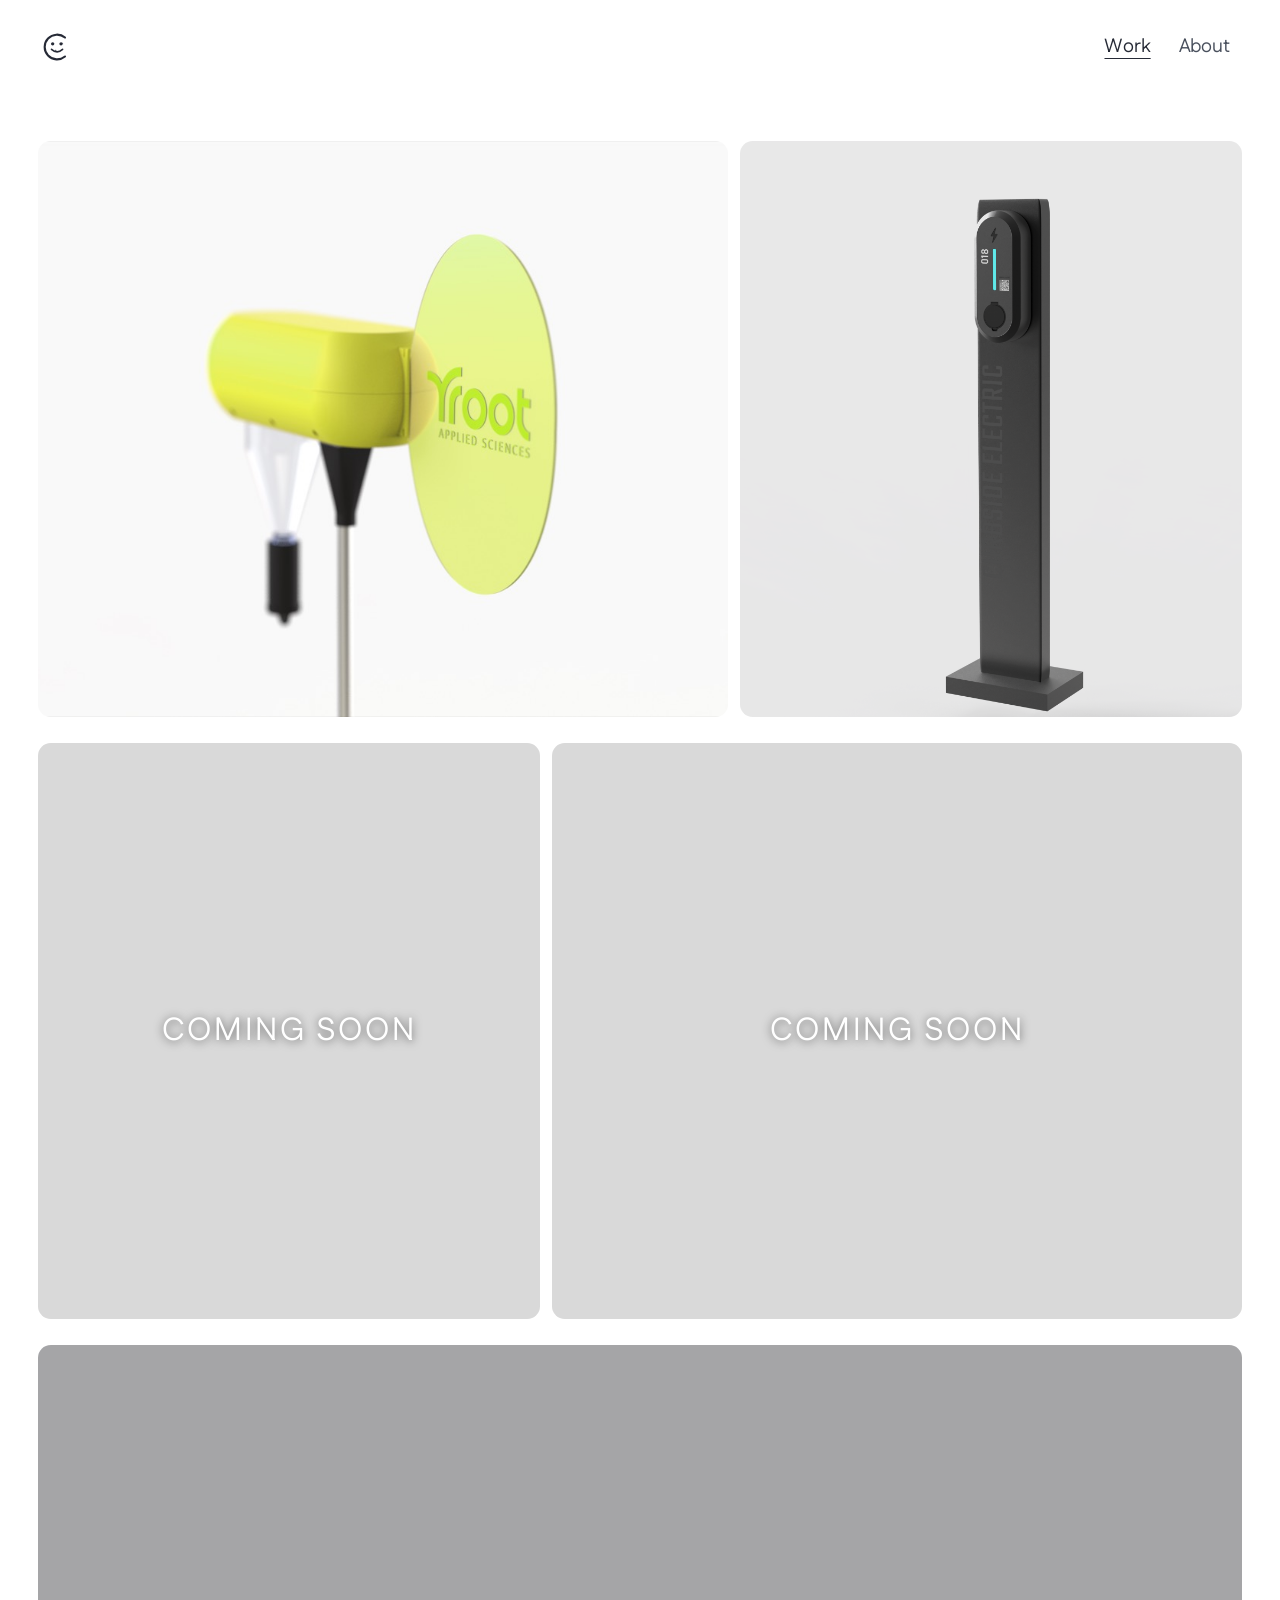
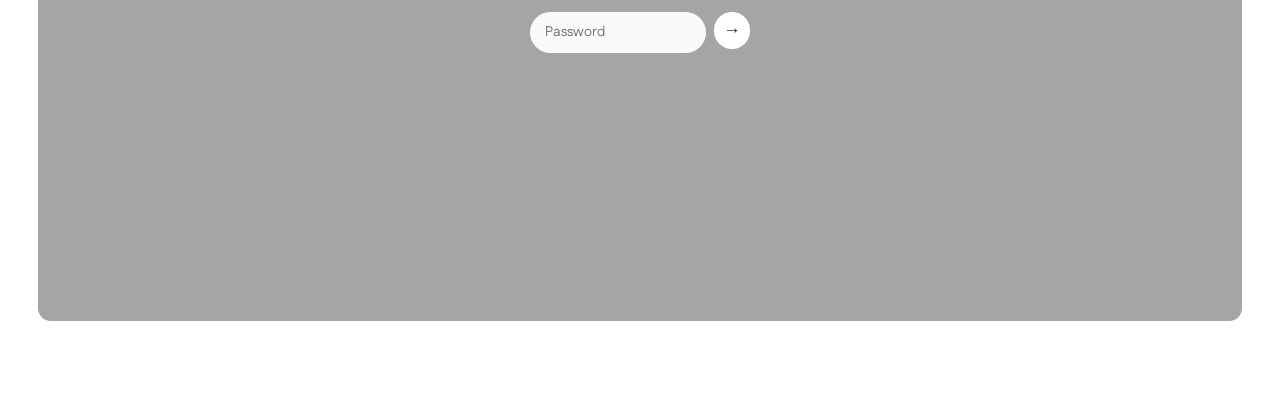
<file: index.html>
<!DOCTYPE html>
<html lang="en">
<head>
  <meta charset="utf-8">
  <meta name="viewport" content="width=device-width, initial-scale=1">
  <title>Cindy Lopez — Industrial Design</title>
  <meta name="description" content="Industrial design portfolio of Cindy Lopez — product design, prototyping, and design for manufacture.">
  <link rel="preconnect" href="https://fonts.googleapis.com">
  <link rel="preconnect" href="https://fonts.gstatic.com" crossorigin>
  <link rel="stylesheet" href="https://fonts.googleapis.com/css2?family=Fustat:wght@300;400;500;600&family=Instrument+Serif:ital@0;1&display=swap">
  <link rel="stylesheet" href="css/style.css?v=108">
</head>
<body>
  <a class="skip-link" href="#work">Skip to work</a>

  <header class="site-header">
    <nav class="nav" aria-label="Primary">
      <a class="nav__name" href="index.html" aria-label="Cindy Lopez — home">
        <svg class="logo" viewBox="0 0 40 40" aria-hidden="true" focusable="false">
          <!-- C: 260 degrees of arc, opening to the right — also the face -->
          <path class="logo__c" d="M28.36 10.04 A13 13 0 1 0 28.36 29.96"/>
          <circle class="logo__eye" cx="15.4" cy="16.6" r="1.75"/>
          <circle class="logo__eye logo__eye--right" cx="24.2" cy="16.6" r="1.75"/>
          <!-- the closed eye, swapped in for the right one on hover -->
          <path class="logo__wink" d="M22.3 16.9 Q24.2 15.1 26.1 16.9"/>
          <path class="logo__smile" d="M14.2 22.4 Q20 27.6 25.8 22.4"/>
          <!-- tongue, unrolls from the corner of the mouth -->
          <path class="logo__tongue" d="M15.7 23.6 Q14.4 29.6 18.9 25.2 Z"/>
        </svg>
      </a>
      <ul class="nav__links">
        <li><a href="index.html" aria-current="page">Work</a></li>
        <li><a href="about.html">About</a></li>
      </ul>
    </nav>
  </header>

  <main>
    <!-- The page still needs exactly one h1 for search engines and screen
         readers, so it stays here, visually hidden. The work starts straight
         after it. -->
    <h1 class="visually-hidden">Cindy Lopez — Industrial Design</h1>

    <!-- PROJECTS — four slots. Duplicate an <article> to add a fifth.

         PLACEHOLDER IMAGES: the tiles use a flat dark-grey SVG. Swap each
         <img> for your own photo and write real alt text describing it. -->
    <section class="work" id="work" aria-label="Projects">
      <!-- Rows of side-by-side tiles with unequal widths. .project--wide is the
           dominant tile in its row; the emphasis alternates row to row. Add a
           row by copying a .project-row, or make a tile full width by putting
           it alone in its own row. -->
      <div class="grid">
        <div class="project-row">
          <article class="project project--wide">
            <div class="project__media">
              <img src="images/root-tile.jpg" width="1600" height="753"
                   decoding="async" alt="">
            </div>
            <div class="project__body">
              <h3 class="project__title"><a href="projects/project-one.html">ROOT</a></h3>
            </div>
          </article>

          <article class="project">
            <div class="project__media">
              <img src="Images Curbside/CURBSIDE_ROUND.25.png" width="3840" height="2160"
                   decoding="async" alt="">
            </div>
            <div class="project__body">
              <h3 class="project__title"><a href="projects/project-two.html">Curbside EV</a></h3>
            </div>
          </article>
        </div>

        <div class="project-row">
          <article class="project">
            <div class="project__media">
              <img src="images/placeholder-light-4x3.svg" width="1200" height="900"
                   loading="lazy" decoding="async" alt="">
              <span class="project__soon">Coming soon</span>
            </div>
            <div class="project__body">
              <h3 class="project__title"><a href="projects/project-three.html">Project Three</a></h3>
            </div>
          </article>

          <article class="project project--wide">
            <div class="project__media">
              <img src="images/placeholder-light-4x3.svg" width="1200" height="900"
                   loading="lazy" decoding="async" alt="">
              <span class="project__soon">Coming soon</span>
            </div>
            <div class="project__body">
              <h3 class="project__title"><a href="projects/project-four.html">Project Four</a></h3>
            </div>
          </article>
        </div>

        <!-- A fifth tile, alone in its row so it fills the full width. Gated
             instead of linked — see js/private-lock.js. Not real security:
             the password ships in that file. -->
        <div class="project-row">
          <article class="project project--locked">
            <div class="project__media">
              <img src="images/private-tile.jpg" width="900" height="900"
                   loading="lazy" decoding="async" alt="">
              <form class="project__lock" id="private-lock" method="post" action="/unlock" autocomplete="off">
                <div class="project__lock-row">
                  <label class="visually-hidden" for="private-password">Password</label>
                  <input type="password" id="private-password" name="password" placeholder="Password" required>
                  <button type="submit" aria-label="Unlock">&rarr;</button>
                </div>
                <p class="project__lock-error" id="private-error" hidden>Incorrect password — try again.</p>
              </form>
            </div>
          </article>
        </div>
      </div>
    </section>

  </main>
  <script src="js/reveal.js?v=90"></script>
  <script>
    // A wrong password comes back here with ?locked=1.
    if (location.search.indexOf('locked=1') !== -1) {
      var err = document.getElementById('private-error');
      if (err) err.hidden = false;
    }
  </script>
</body>
</html>
</file>
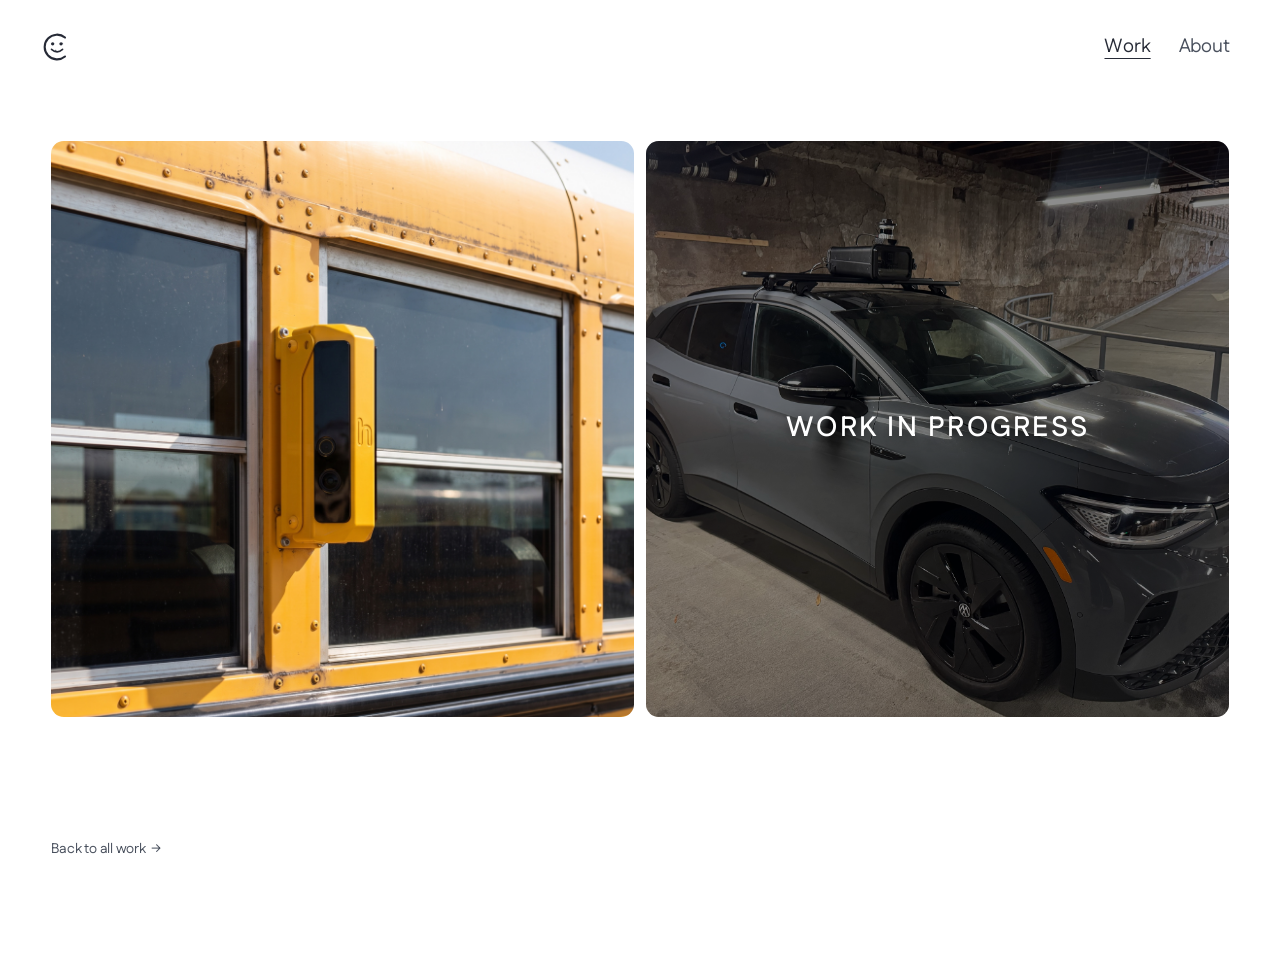
<file: projects/private/index.html>
<!DOCTYPE html>
<html lang="en">
<head>
  <meta charset="utf-8">
  <meta name="viewport" content="width=device-width, initial-scale=1">
  <title>Private — Cindy Lopez</title>
  <meta name="description" content="Private — Cindy Lopez.">
  <link rel="preconnect" href="https://fonts.googleapis.com">
  <link rel="preconnect" href="https://fonts.gstatic.com" crossorigin>
  <link rel="stylesheet" href="https://fonts.googleapis.com/css2?family=Fustat:wght@300;400;500;600&family=Instrument+Serif:ital@0;1&display=swap">
  <link rel="stylesheet" href="../../css/style.css?v=108">
</head>
<body>
  <a class="skip-link" href="#project">Skip to content</a>

  <header class="site-header">
    <nav class="nav" aria-label="Primary">
      <a class="nav__name" href="../../index.html" aria-label="Cindy Lopez — home">
        <svg class="logo" viewBox="0 0 40 40" aria-hidden="true" focusable="false">
          <!-- C: 260 degrees of arc, opening to the right — also the face -->
          <path class="logo__c" d="M28.36 10.04 A13 13 0 1 0 28.36 29.96"/>
          <circle class="logo__eye" cx="15.4" cy="16.6" r="1.75"/>
          <circle class="logo__eye logo__eye--right" cx="24.2" cy="16.6" r="1.75"/>
          <!-- the closed eye, swapped in for the right one on hover -->
          <path class="logo__wink" d="M22.3 16.9 Q24.2 15.1 26.1 16.9"/>
          <path class="logo__smile" d="M14.2 22.4 Q20 27.6 25.8 22.4"/>
          <!-- tongue, unrolls from the corner of the mouth -->
          <path class="logo__tongue" d="M15.7 23.6 Q14.4 29.6 18.9 25.2 Z"/>
        </svg>
      </a>
      <ul class="nav__links">
        <li><a href="../../index.html" aria-current="page">Work</a></li>
        <li><a href="../../about.html">About</a></li>
      </ul>
    </nav>
  </header>

  <main id="project" class="case">
    <div id="project-content">
      <h1 class="visually-hidden">Private</h1>

      <!-- Two sub-projects, built the same way as the tiles on the home page. -->
      <section class="work" aria-label="Private sub-projects">
        <div class="grid">
          <div class="project-row">
            <article class="project">
              <div class="project__media">
                <img src="../../Images%20SB/web/hero-firefly.jpg" width="2400" height="2400"
                     loading="lazy" decoding="async" alt="">
              </div>
              <div class="project__body">
                <h3 class="project__title"><a href="private-a.html">SBSA - School Bus Stop Arm</a></h3>
              </div>
            </article>

            <article class="project">
              <div class="project__media">
                <img src="../../Images%20SB/web/falcon-lite-hero.jpg" width="2400" height="1800"
                     loading="lazy" decoding="async" alt="Falcon Lite">
                <span class="project__soon project__soon--photo">Work in progress</span>
              </div>
            </article>
          </div>
        </div>
      </section>

      <section class="about-teaser">
        <p><a class="link-arrow" href="../../index.html">Back to all work</a></p>
      </section>
    </div>
  </main>
  <script src="../../js/reveal.js?v=90"></script>
</body>
</html>
</file>
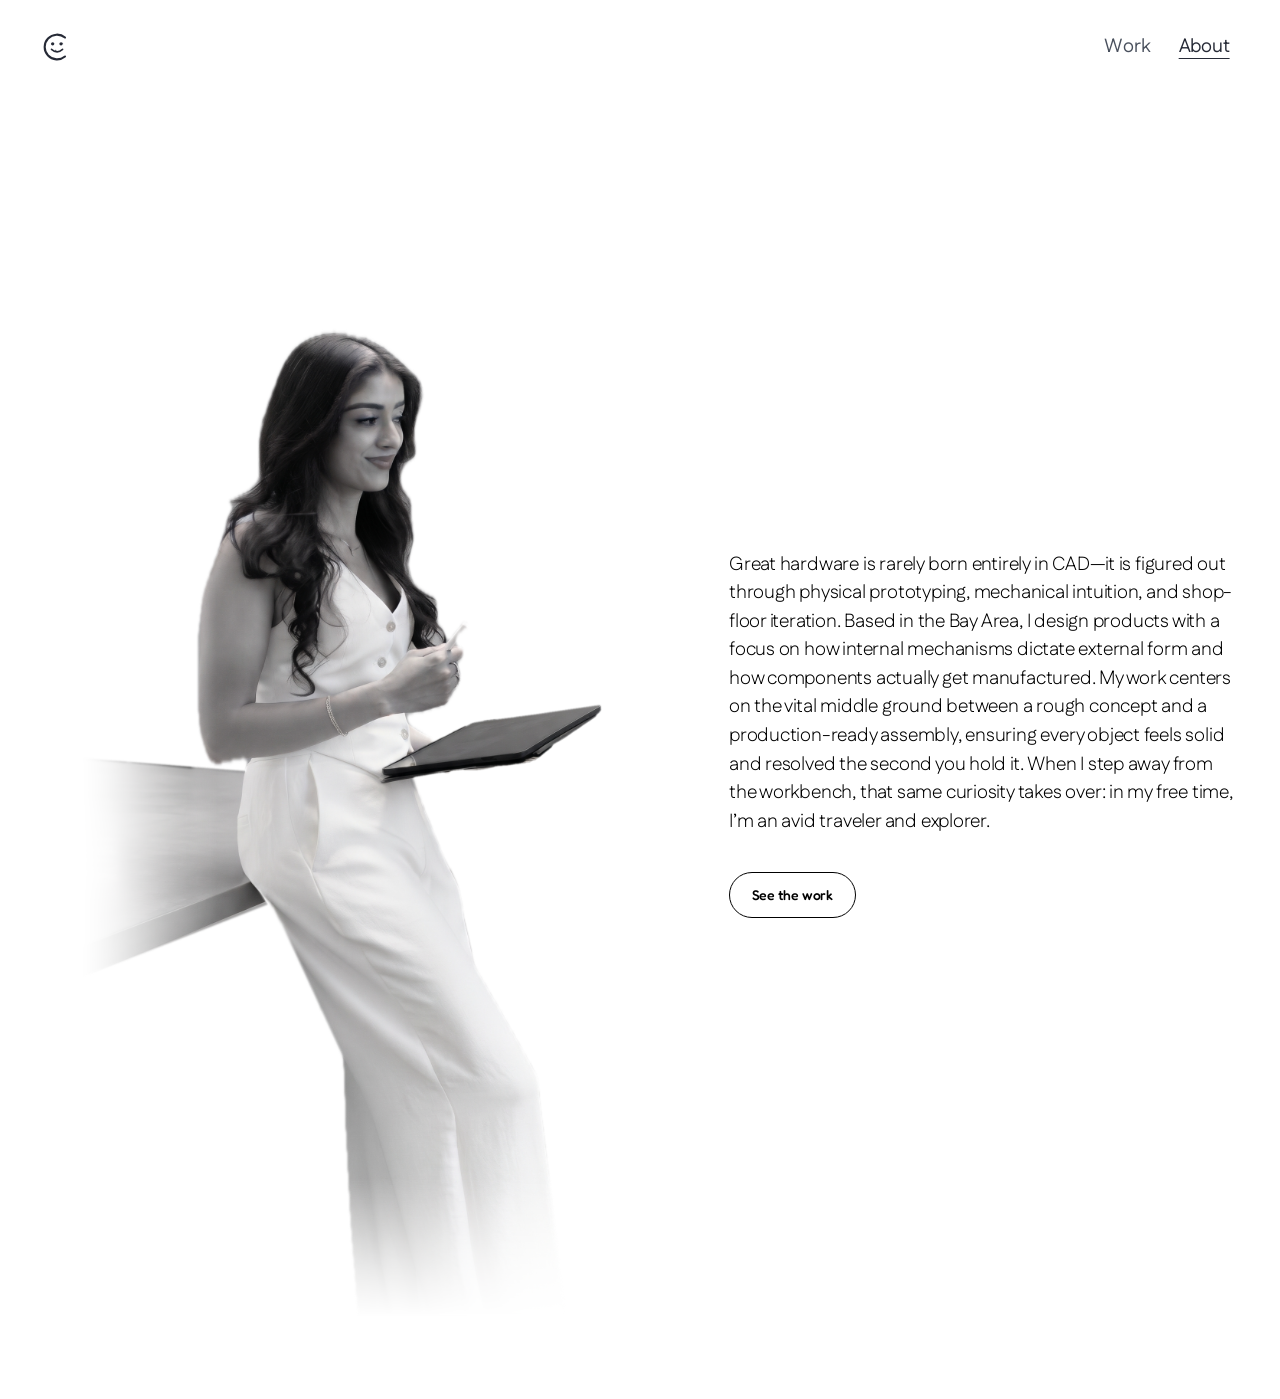
<file: about.html>
<!DOCTYPE html>
<html lang="en">
<head>
  <meta charset="utf-8">
  <meta name="viewport" content="width=device-width, initial-scale=1">
  <title>About — Cindy Lopez</title>
  <meta name="description" content="Background, approach, and capabilities of industrial designer Cindy Lopez.">
  <link rel="preconnect" href="https://fonts.googleapis.com">
  <link rel="preconnect" href="https://fonts.gstatic.com" crossorigin>
  <link rel="stylesheet" href="https://fonts.googleapis.com/css2?family=Fustat:wght@300;400;500;600&family=Instrument+Serif:ital@0;1&family=Fredoka:wght@400;500;600;700&display=swap">
  <link rel="stylesheet" href="css/style.css?v=108">
</head>
<body>
  <a class="skip-link" href="#about">Skip to content</a>

  <header class="site-header">
    <nav class="nav" aria-label="Primary">
      <a class="nav__name" href="index.html" aria-label="Cindy Lopez — home">
        <svg class="logo" viewBox="0 0 40 40" aria-hidden="true" focusable="false">
          <!-- C: 260 degrees of arc, opening to the right — also the face -->
          <path class="logo__c" d="M28.36 10.04 A13 13 0 1 0 28.36 29.96"/>
          <circle class="logo__eye" cx="15.4" cy="16.6" r="1.75"/>
          <circle class="logo__eye logo__eye--right" cx="24.2" cy="16.6" r="1.75"/>
          <!-- the closed eye, swapped in for the right one on hover -->
          <path class="logo__wink" d="M22.3 16.9 Q24.2 15.1 26.1 16.9"/>
          <path class="logo__smile" d="M14.2 22.4 Q20 27.6 25.8 22.4"/>
          <!-- tongue, unrolls from the corner of the mouth -->
          <path class="logo__tongue" d="M15.7 23.6 Q14.4 29.6 18.9 25.2 Z"/>
        </svg>
      </a>
      <ul class="nav__links">
        <li><a href="index.html">Work</a></li>
        <li><a href="about.html" aria-current="page">About</a></li>
      </ul>
    </nav>
  </header>

  <main id="about" class="bubbly">
    <div class="about-split">
      <div class="about-split__body">
        <!-- The page still needs exactly one h1 for search engines and screen
             readers, so it stays here, visually hidden. -->
        <h1 class="visually-hidden">About Cindy Lopez</h1>

        <p class="about-lead">
          Great hardware is rarely born entirely in CAD—it is figured out through
          physical prototyping, mechanical intuition, and shop-floor iteration. Based
          in the Bay Area, I design products with a focus on how internal mechanisms
          dictate external form and how components actually get manufactured. My work
          centers on the vital middle ground between a rough concept and a
          production-ready assembly, ensuring every object feels solid and resolved
          the second you hold it. When I step away from the workbench, that same
          curiosity takes over: in my free time, I’m an avid traveler and explorer.
        </p>

        <div class="hero__actions">
          <a class="button button--ghost" href="index.html">See the work</a>
        </div>
      </div>

      <!-- Image right. Swap the placeholder for a photo. -->
      <figure class="about-split__media">
        <img src="images/profile-cindy.png?v=2" width="1408" height="3054" decoding="async" alt="Portrait of Cindy">
      </figure>
    </div>
  </main>
  <script src="js/reveal.js?v=90"></script>
</body>
</html>
</file>
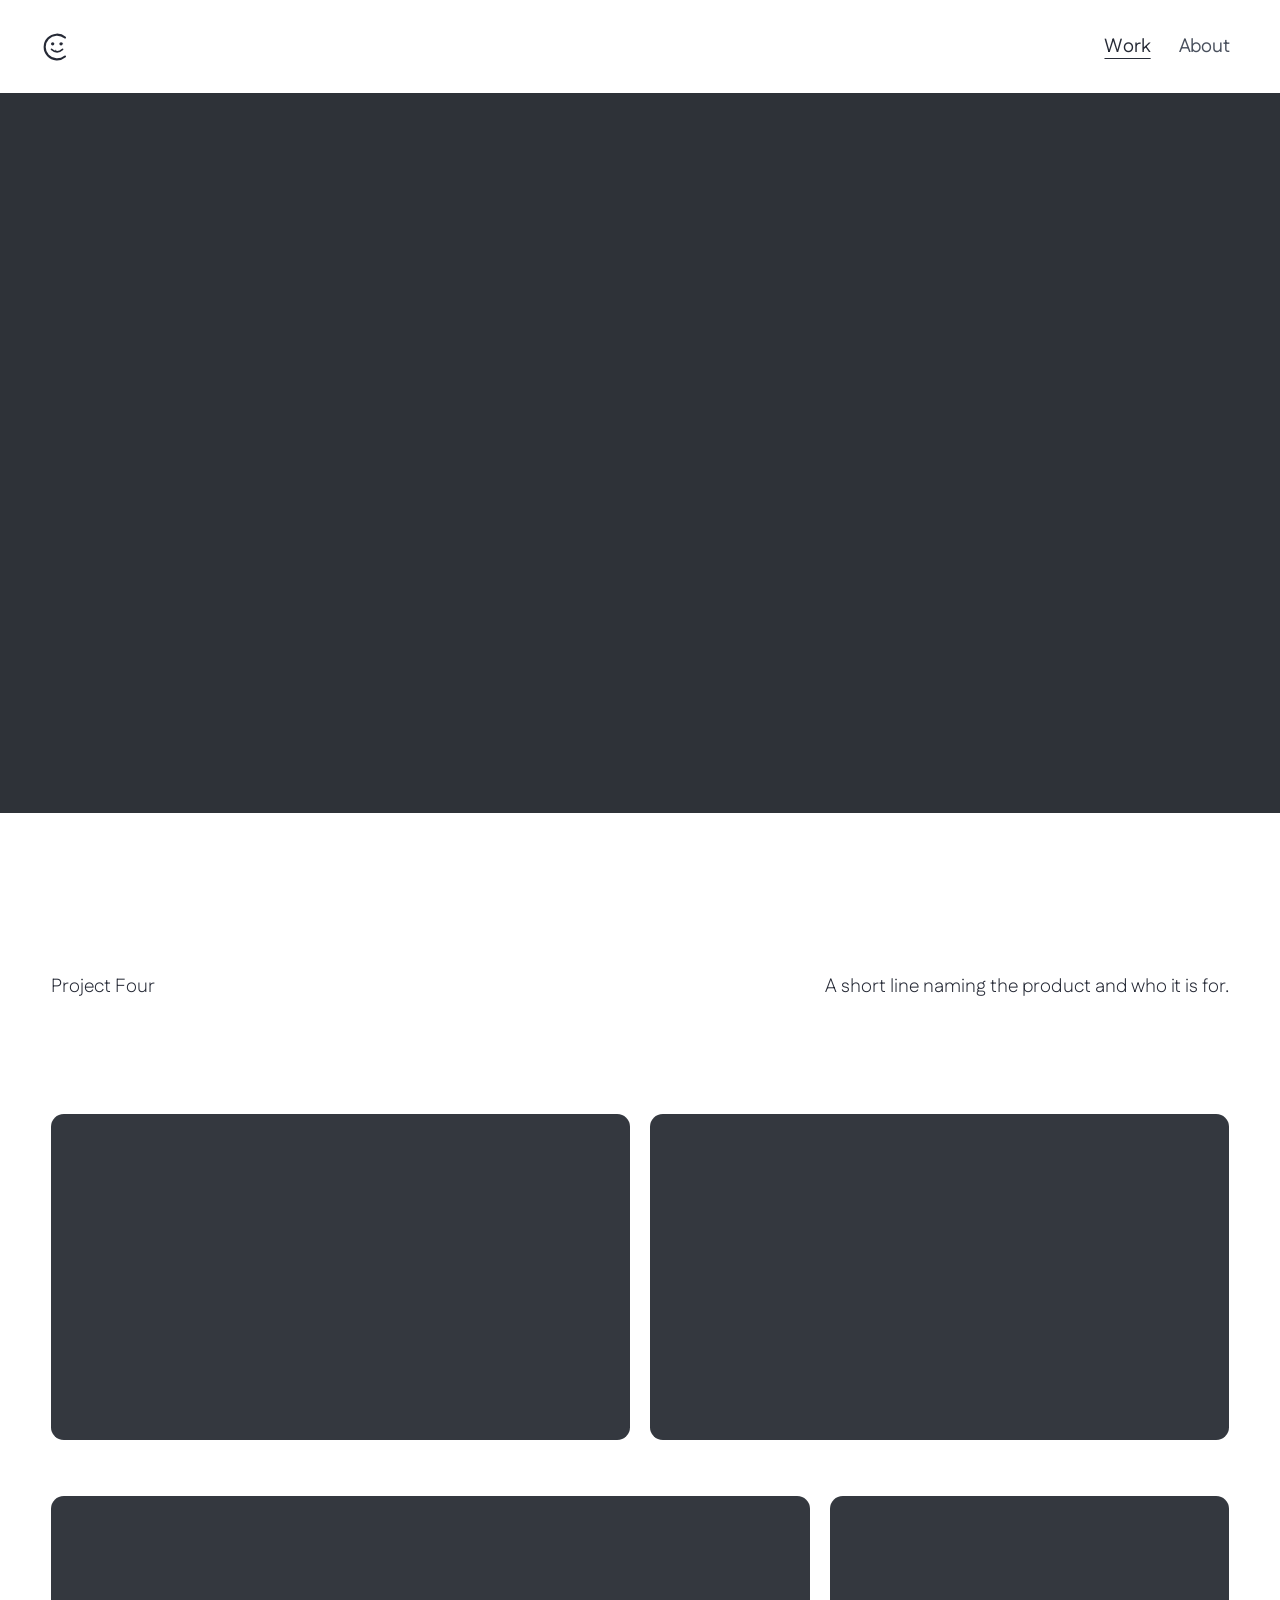
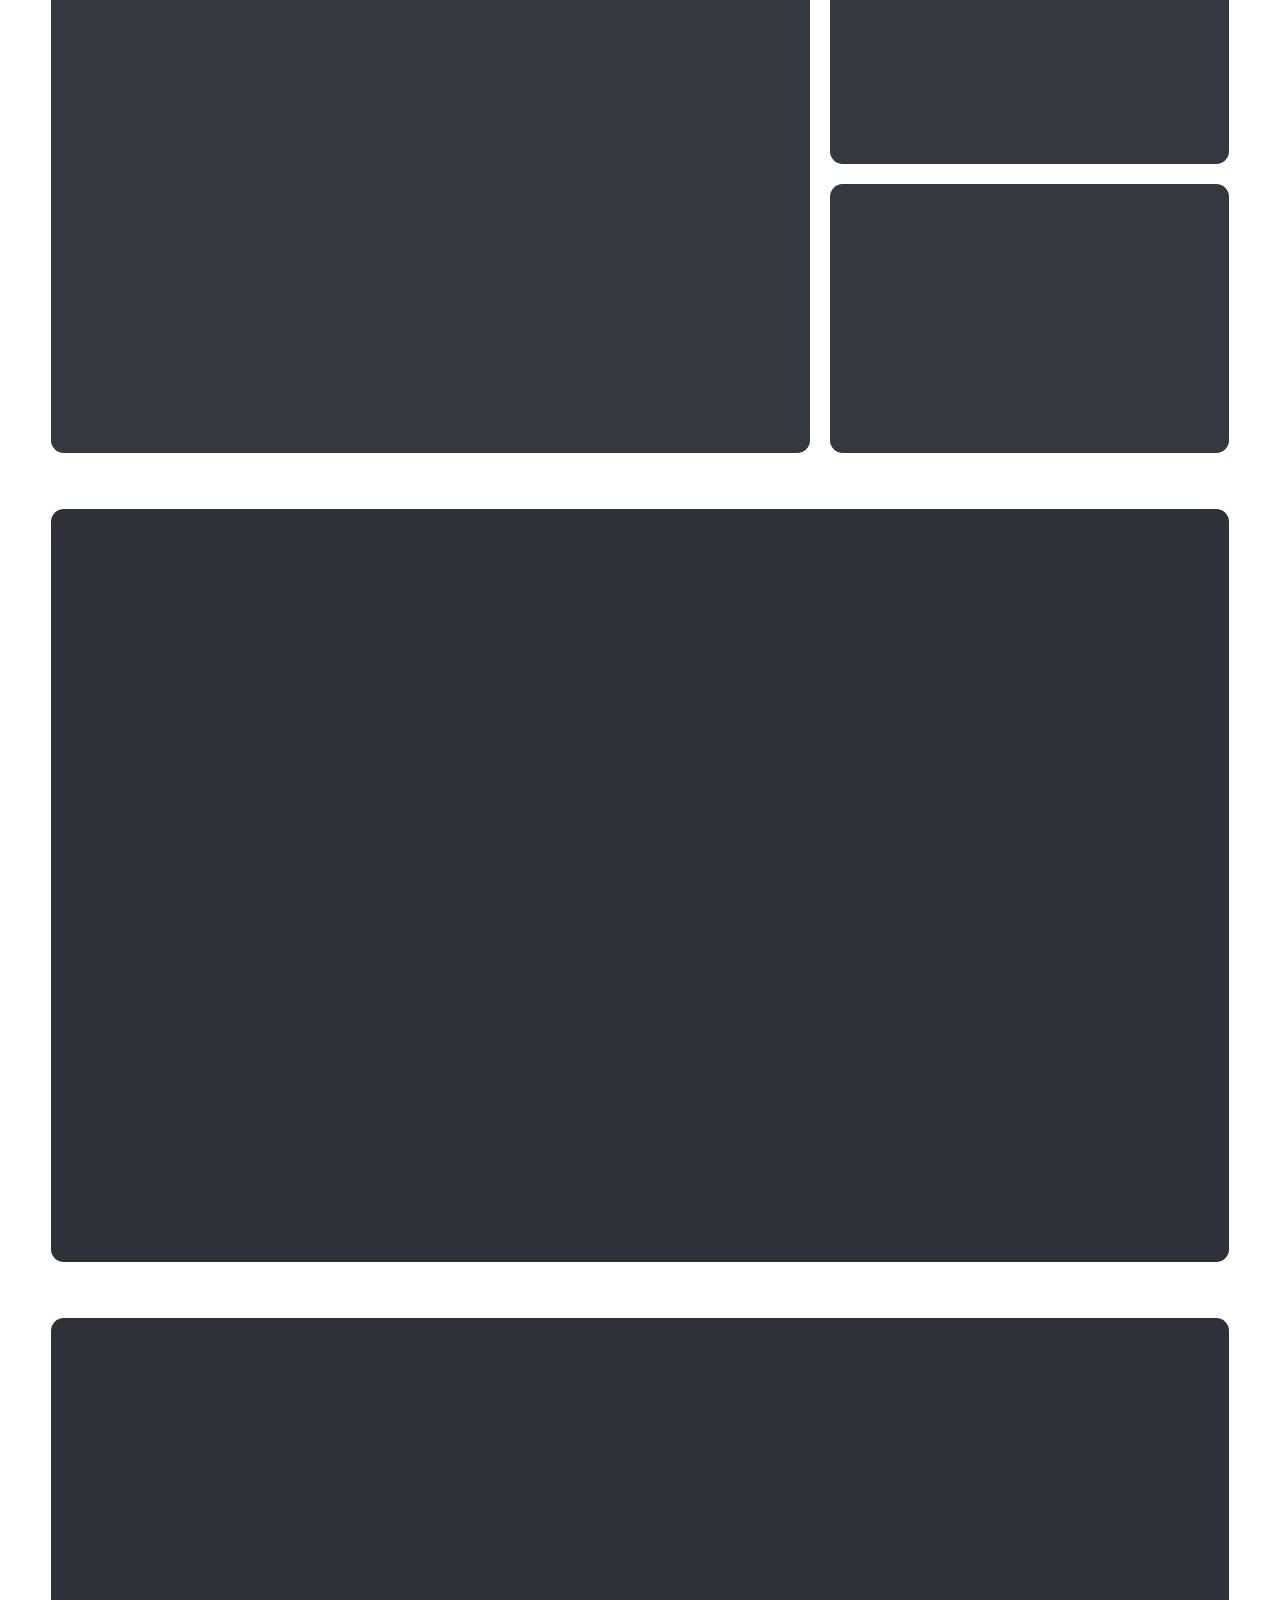
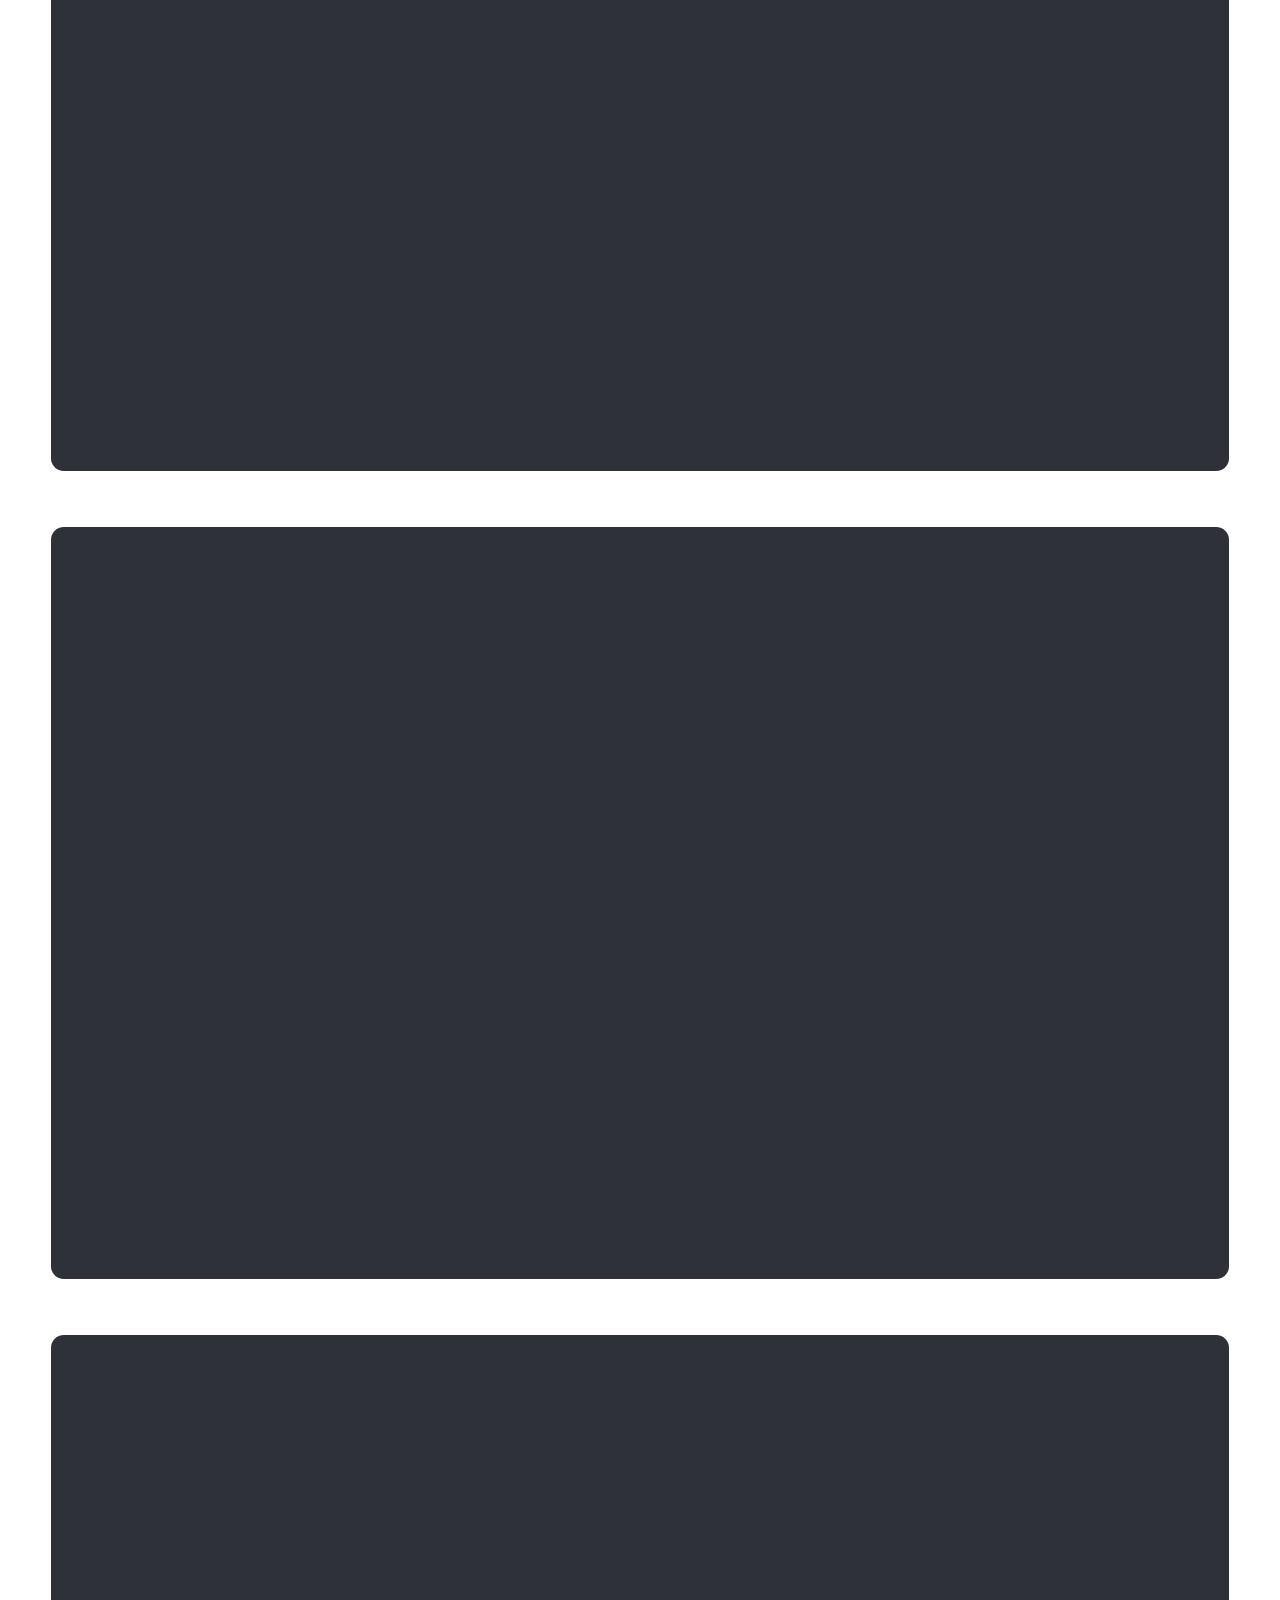
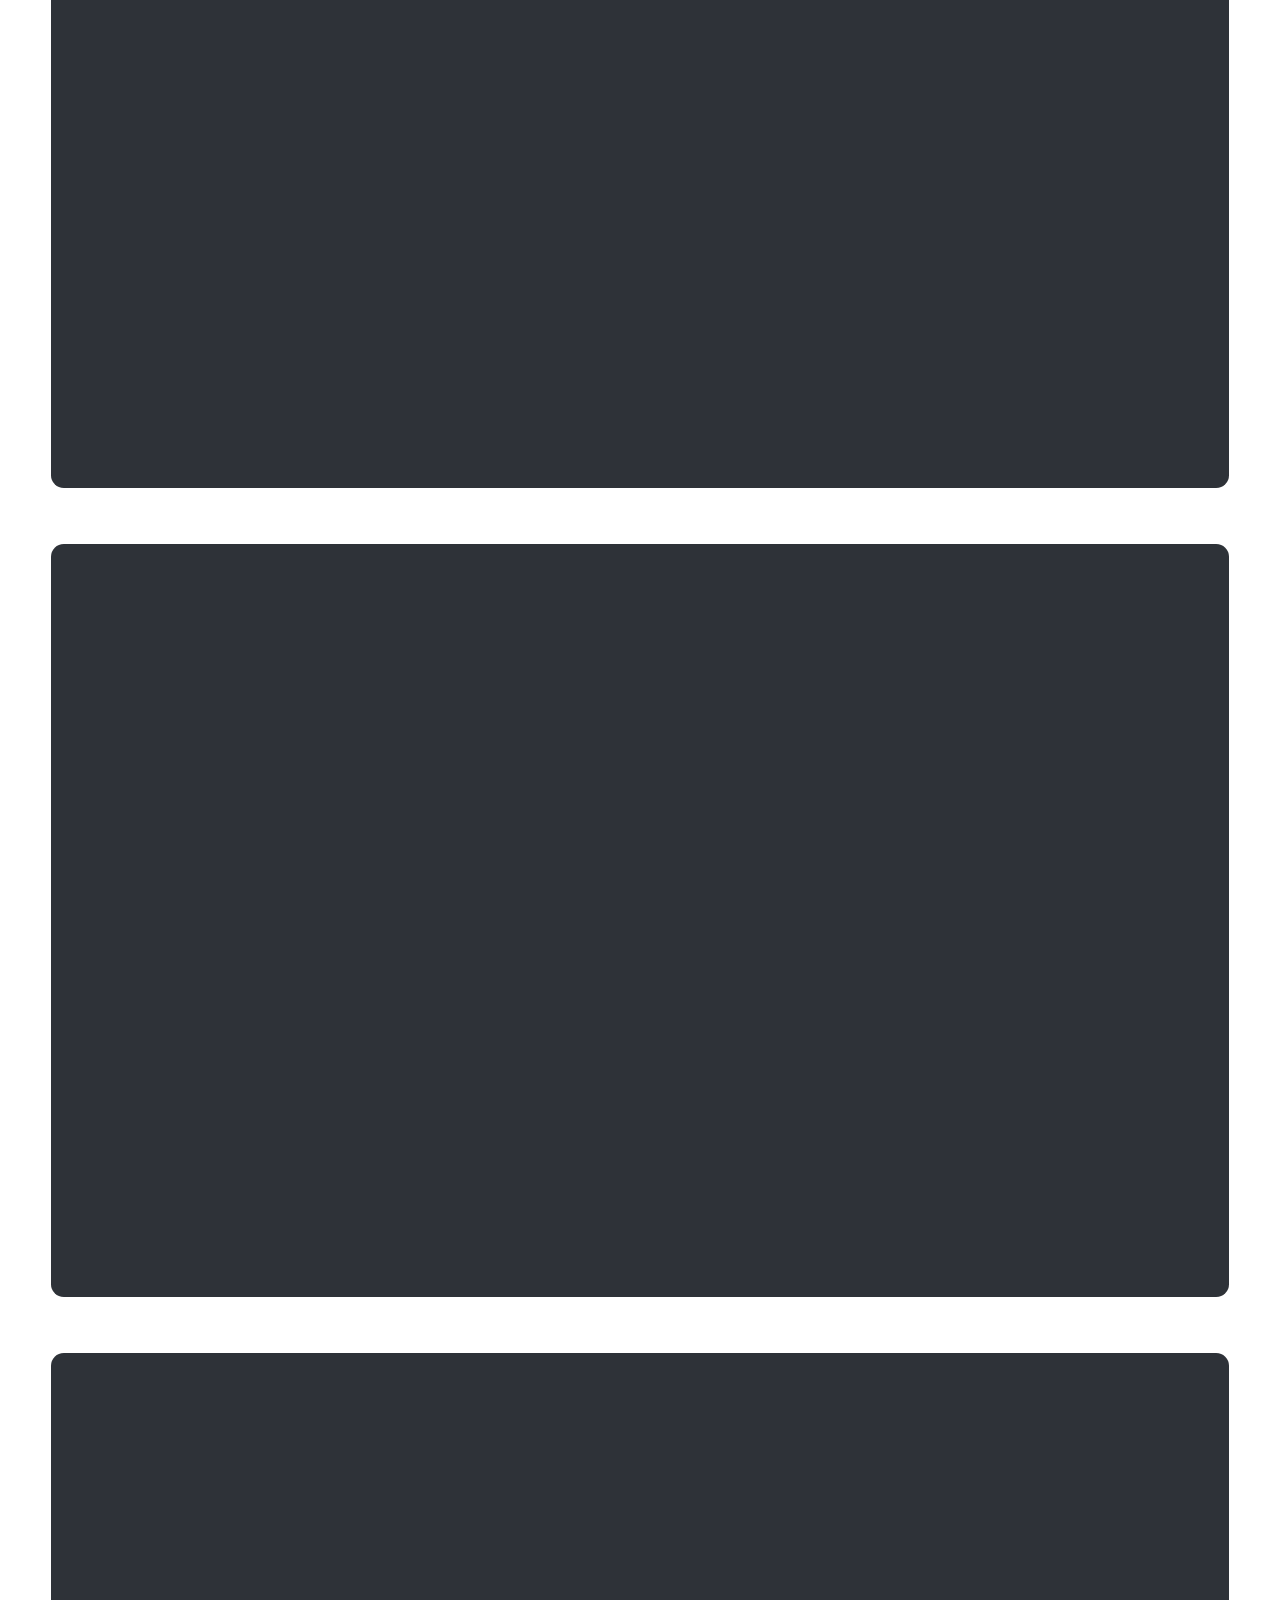
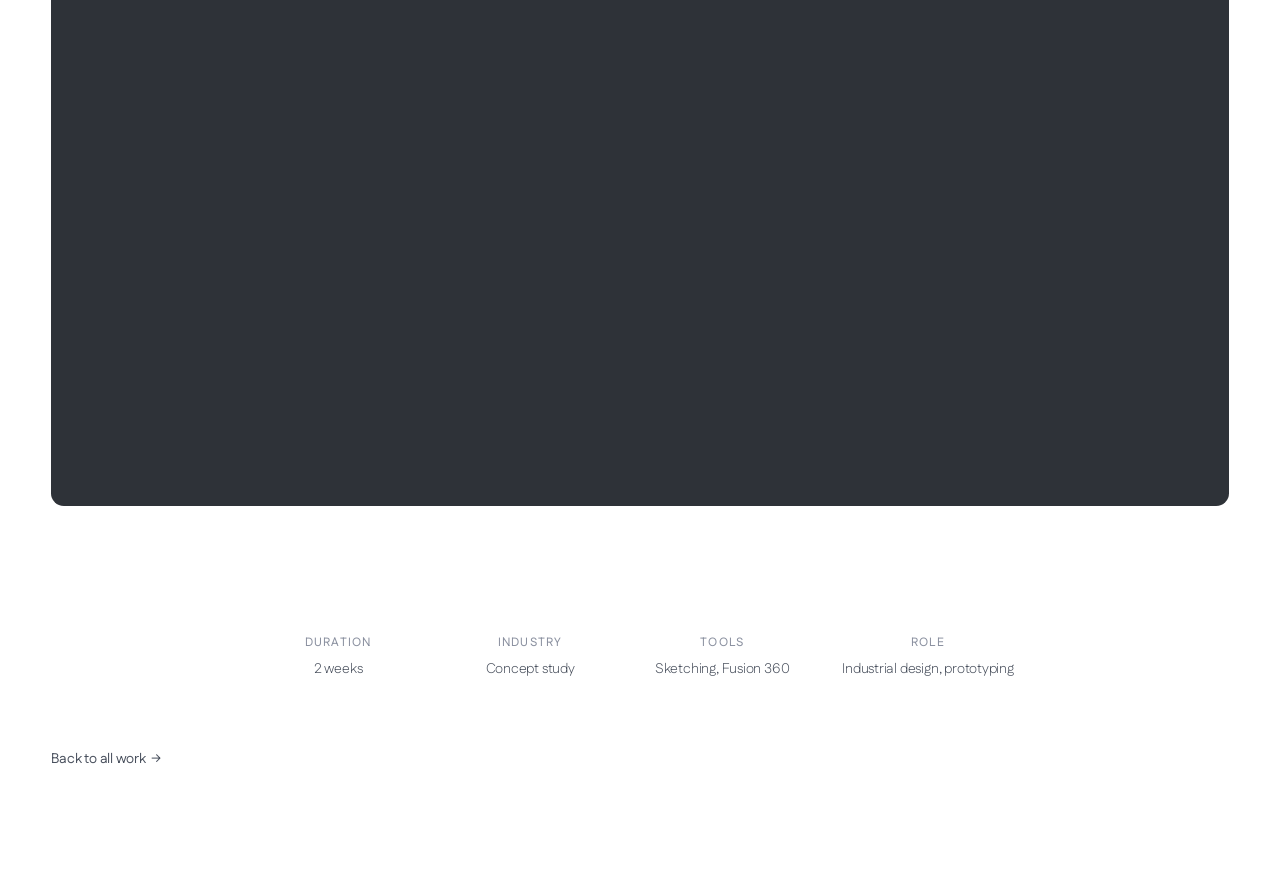
<file: projects/project-four.html>
<!DOCTYPE html>
<html lang="en">
<head>
  <meta charset="utf-8">
  <meta name="viewport" content="width=device-width, initial-scale=1">
  <title>Project Four — Cindy Lopez</title>
  <meta name="description" content="Project Four — Concept study. Industrial design work by Cindy Lopez.">
  <link rel="preconnect" href="https://fonts.googleapis.com">
  <link rel="preconnect" href="https://fonts.gstatic.com" crossorigin>
  <link rel="stylesheet" href="https://fonts.googleapis.com/css2?family=Fustat:wght@300;400;500;600&family=Instrument+Serif:ital@0;1&display=swap">
  <link rel="stylesheet" href="../css/style.css?v=108">
</head>
<body>
  <a class="skip-link" href="#project">Skip to content</a>

  <header class="site-header">
    <nav class="nav" aria-label="Primary">
      <a class="nav__name" href="../index.html" aria-label="Cindy Lopez — home">
        <svg class="logo" viewBox="0 0 40 40" aria-hidden="true" focusable="false">
          <!-- C: 260 degrees of arc, opening to the right — also the face -->
          <path class="logo__c" d="M28.36 10.04 A13 13 0 1 0 28.36 29.96"/>
          <circle class="logo__eye" cx="15.4" cy="16.6" r="1.75"/>
          <circle class="logo__eye logo__eye--right" cx="24.2" cy="16.6" r="1.75"/>
          <!-- the closed eye, swapped in for the right one on hover -->
          <path class="logo__wink" d="M22.3 16.9 Q24.2 15.1 26.1 16.9"/>
          <path class="logo__smile" d="M14.2 22.4 Q20 27.6 25.8 22.4"/>
          <!-- tongue, unrolls from the corner of the mouth -->
          <path class="logo__tongue" d="M15.7 23.6 Q14.4 29.6 18.9 25.2 Z"/>
        </svg>
      </a>
      <ul class="nav__links">
        <li><a href="../index.html" aria-current="page">Work</a></li>
        <li><a href="../about.html">About</a></li>
      </ul>
    </nav>
  </header>

  <main id="project" class="case">
    <!-- HERO SHOT — first thing on the page, edge to edge. -->
    <figure class="case-hero bleed">
      <img src="../images/placeholder-16x9.svg" width="1600" height="900"
           decoding="async" alt="">
    </figure>


    <section class="hero">
      <h1 class="hero__title" data-split="words">Project Four</h1>
      <p class="hero__body">A short line naming the product and who it is for.</p>
    </section>

    <!-- Two side by side -->
    <div class="case-figures">
      <figure class="case-figure">
        <img src="../images/placeholder-4x3.svg" width="1200" height="900" loading="lazy" decoding="async" alt="">
      </figure>
      <figure class="case-figure">
        <img src="../images/placeholder-4x3.svg" width="1200" height="900" loading="lazy" decoding="async" alt="">
      </figure>
    </div>

    <!-- One large with two stacked beside it -->
    <div class="case-trio">
      <figure class="case-figure case-figure--lg">
        <img src="../images/placeholder-4x3.svg" width="1200" height="900" loading="lazy" decoding="async" alt="">
      </figure>
      <figure class="case-figure">
        <img src="../images/placeholder-4x3.svg" width="1200" height="900" loading="lazy" decoding="async" alt="">
      </figure>
      <figure class="case-figure">
        <img src="../images/placeholder-4x3.svg" width="1200" height="900" loading="lazy" decoding="async" alt="">
      </figure>
    </div>

    <!-- One across to close -->
    <figure class="case-figure">
      <img src="../images/placeholder-16x9.svg" width="1600" height="900" loading="lazy" decoding="async" alt="">
    </figure>
    <!-- One image per row -->
      <div class="case-row">
        <div class="carousel">
          <img src="../images/placeholder-16x9.svg" width="1600" height="900" loading="lazy" decoding="async" alt="">
          <img src="../images/placeholder-4x3.svg" width="1200" height="900" loading="lazy" decoding="async" alt="">
          <img src="../images/placeholder-16x9.svg" width="1600" height="900" loading="lazy" decoding="async" alt="">
        </div>
      </div>

      <div class="case-row">
        <figure class="case-figure">
          <img src="../images/placeholder-16x9.svg" width="1600" height="900" loading="lazy" decoding="async" alt="">
        </figure>
      </div>

      <div class="case-row">
        <figure class="case-figure">
          <img src="../images/placeholder-16x9.svg" width="1600" height="900" loading="lazy" decoding="async" alt="">
        </figure>
      </div>

      <div class="case-row">
        <figure class="case-figure">
          <img src="../images/placeholder-16x9.svg" width="1600" height="900" loading="lazy" decoding="async" alt="">
        </figure>
      </div>

      <div class="case-row">
        <figure class="case-figure">
          <img src="../images/placeholder-16x9.svg" width="1600" height="900" loading="lazy" decoding="async" alt="">
        </figure>
      </div>

    <!-- SPEC ROW — swap in the real duration, industry and tools. -->
    <dl class="case-meta">
      <div>
        <dt>Duration</dt>
        <dd>2 weeks</dd>
      </div>
      <div>
        <dt>Industry</dt>
        <dd>Concept study</dd>
      </div>
      <div>
        <dt>Tools</dt>
        <dd>Sketching, Fusion 360</dd>
      </div>
      <div>
        <dt>Role</dt>
        <dd>Industrial design, prototyping</dd>
      </div>
    </dl>




<section class="about-teaser">
      <p><a class="link-arrow" href="../index.html">Back to all work</a></p>
    </section>
  </main>
  <script src="../js/reveal.js?v=90"></script>
</body>
</html>
</file>
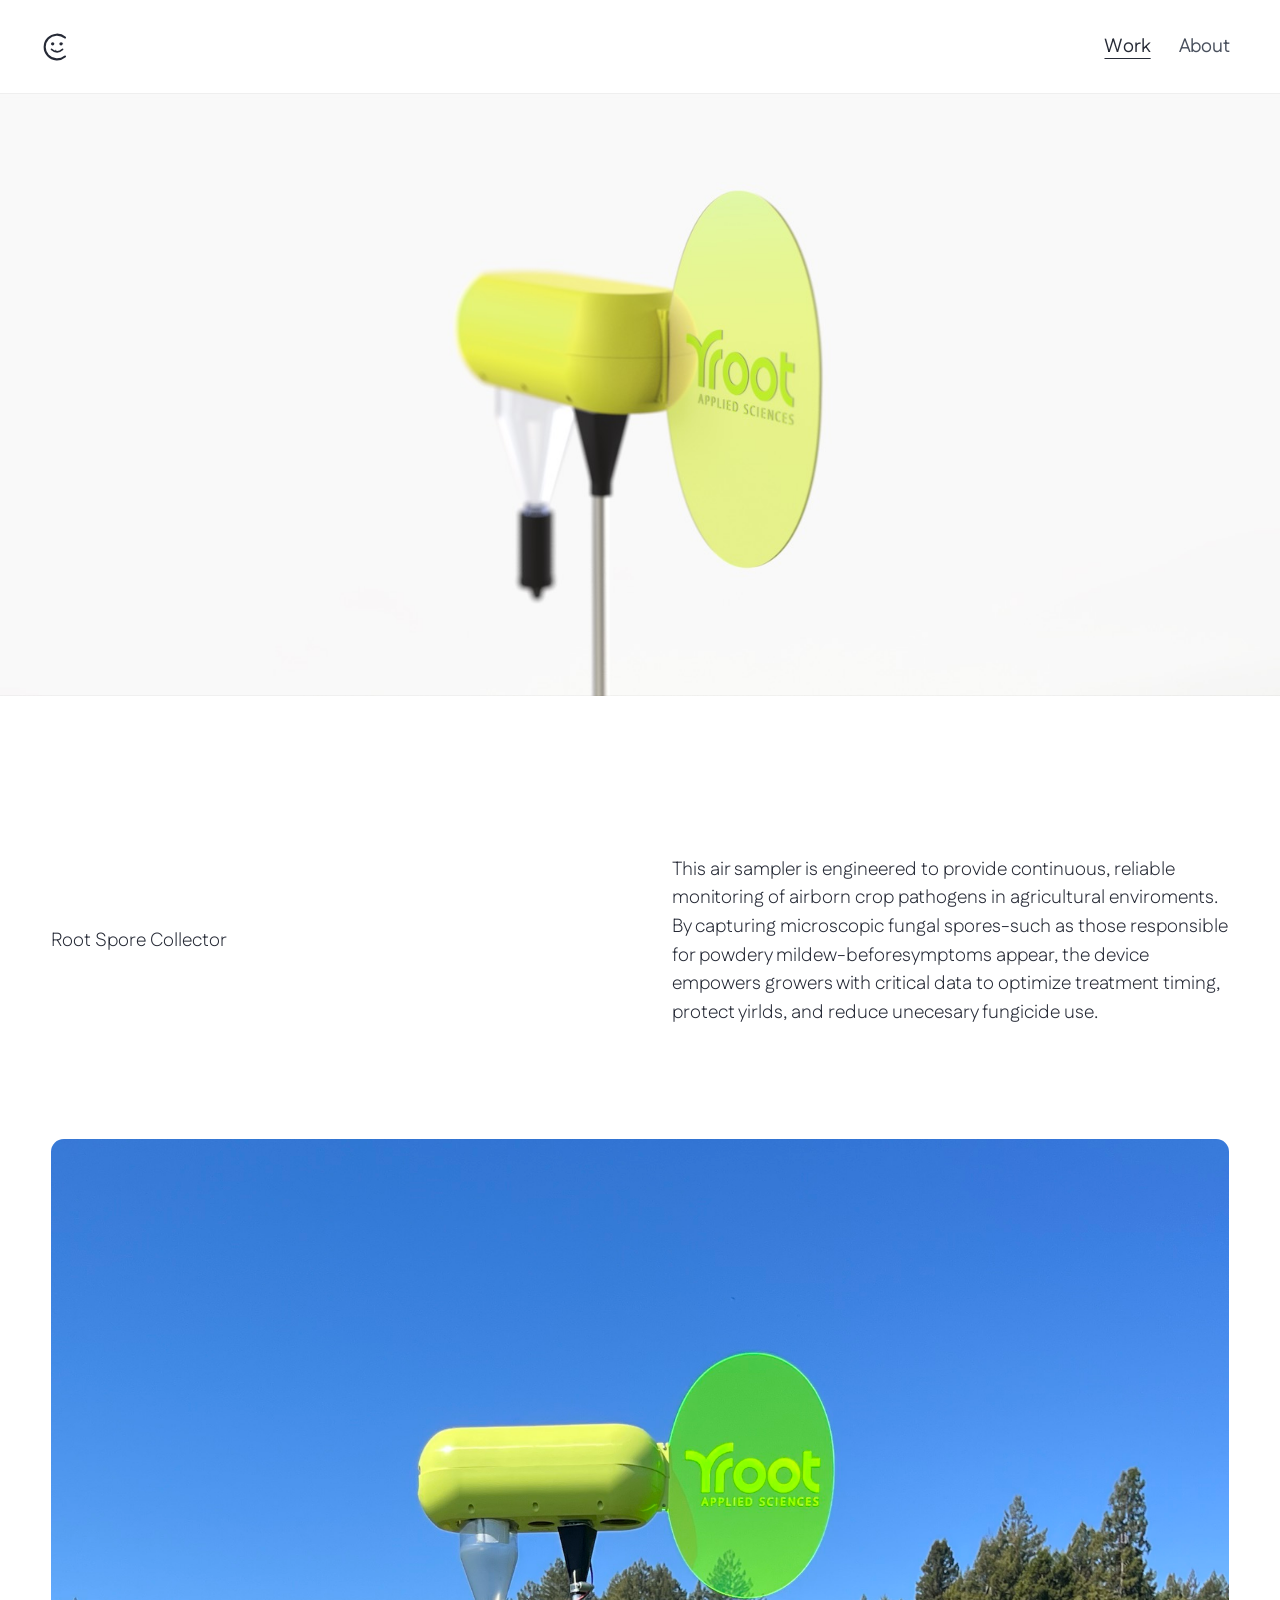
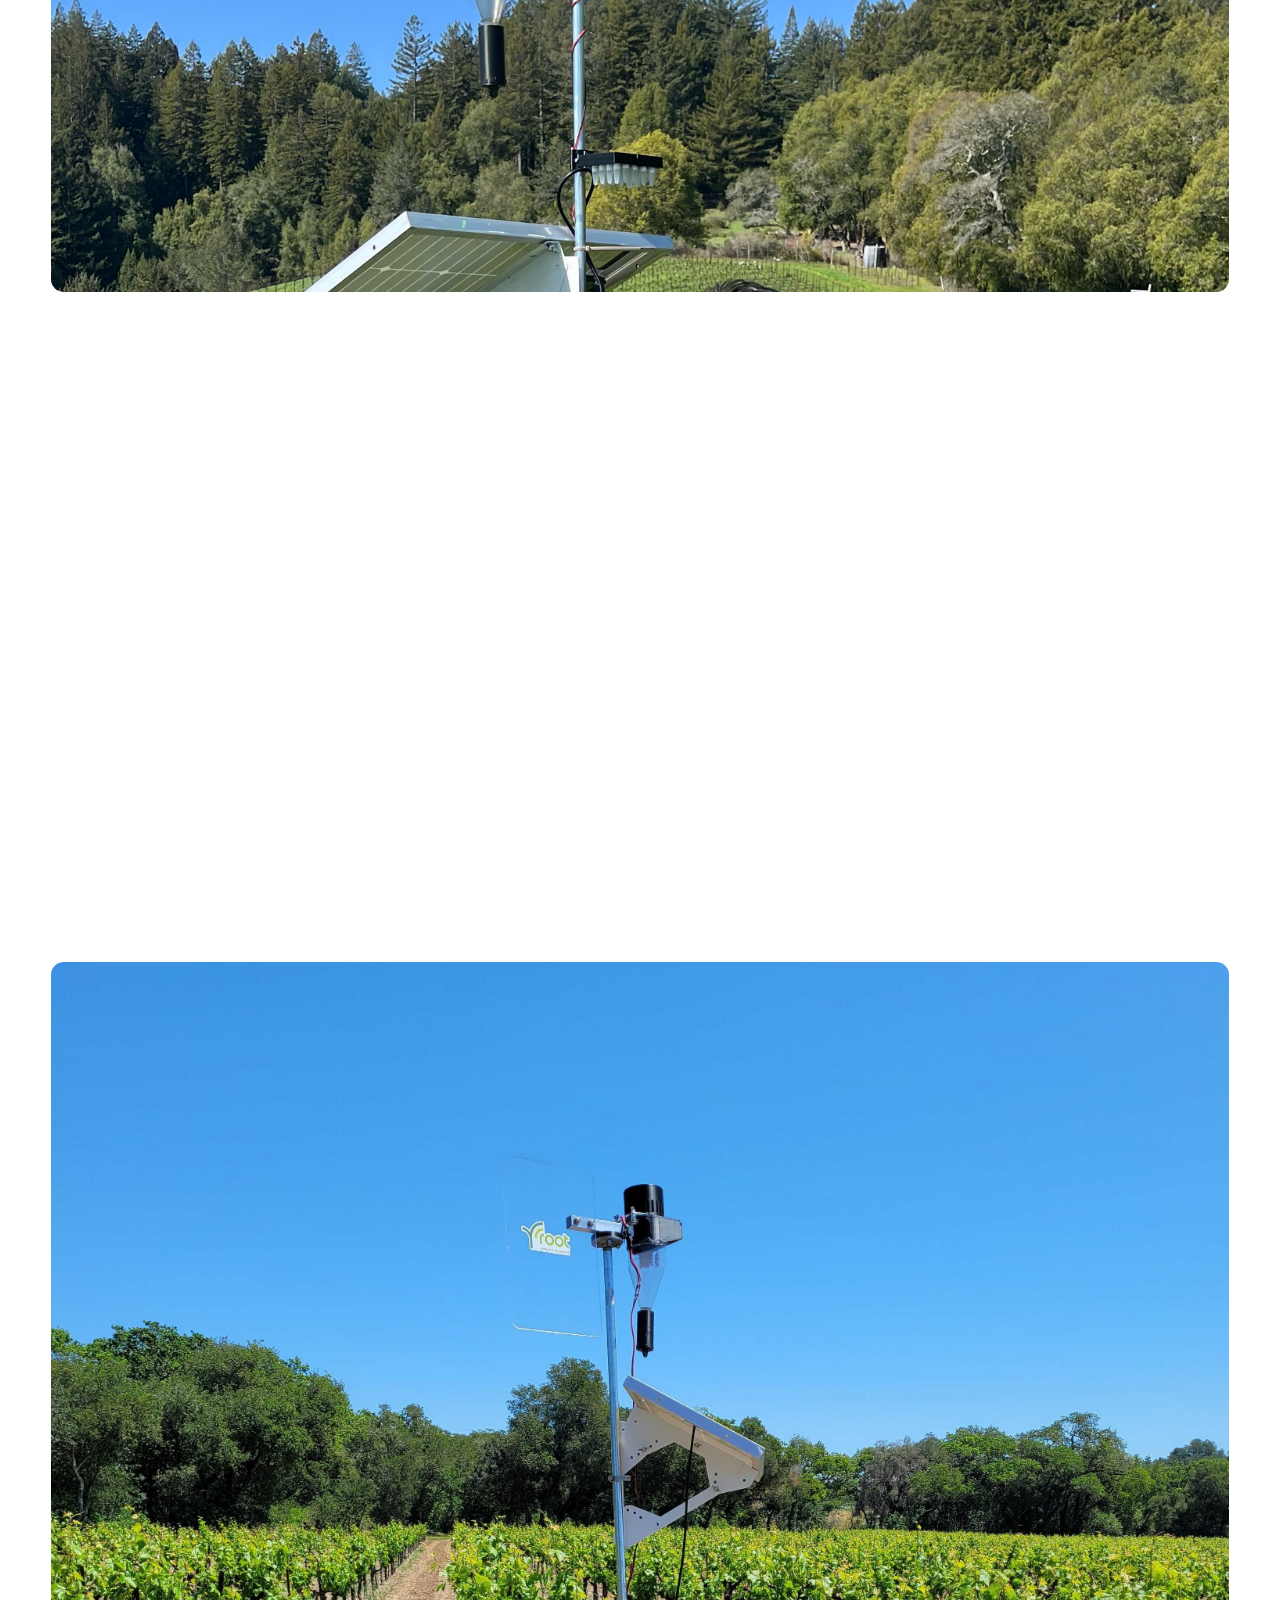
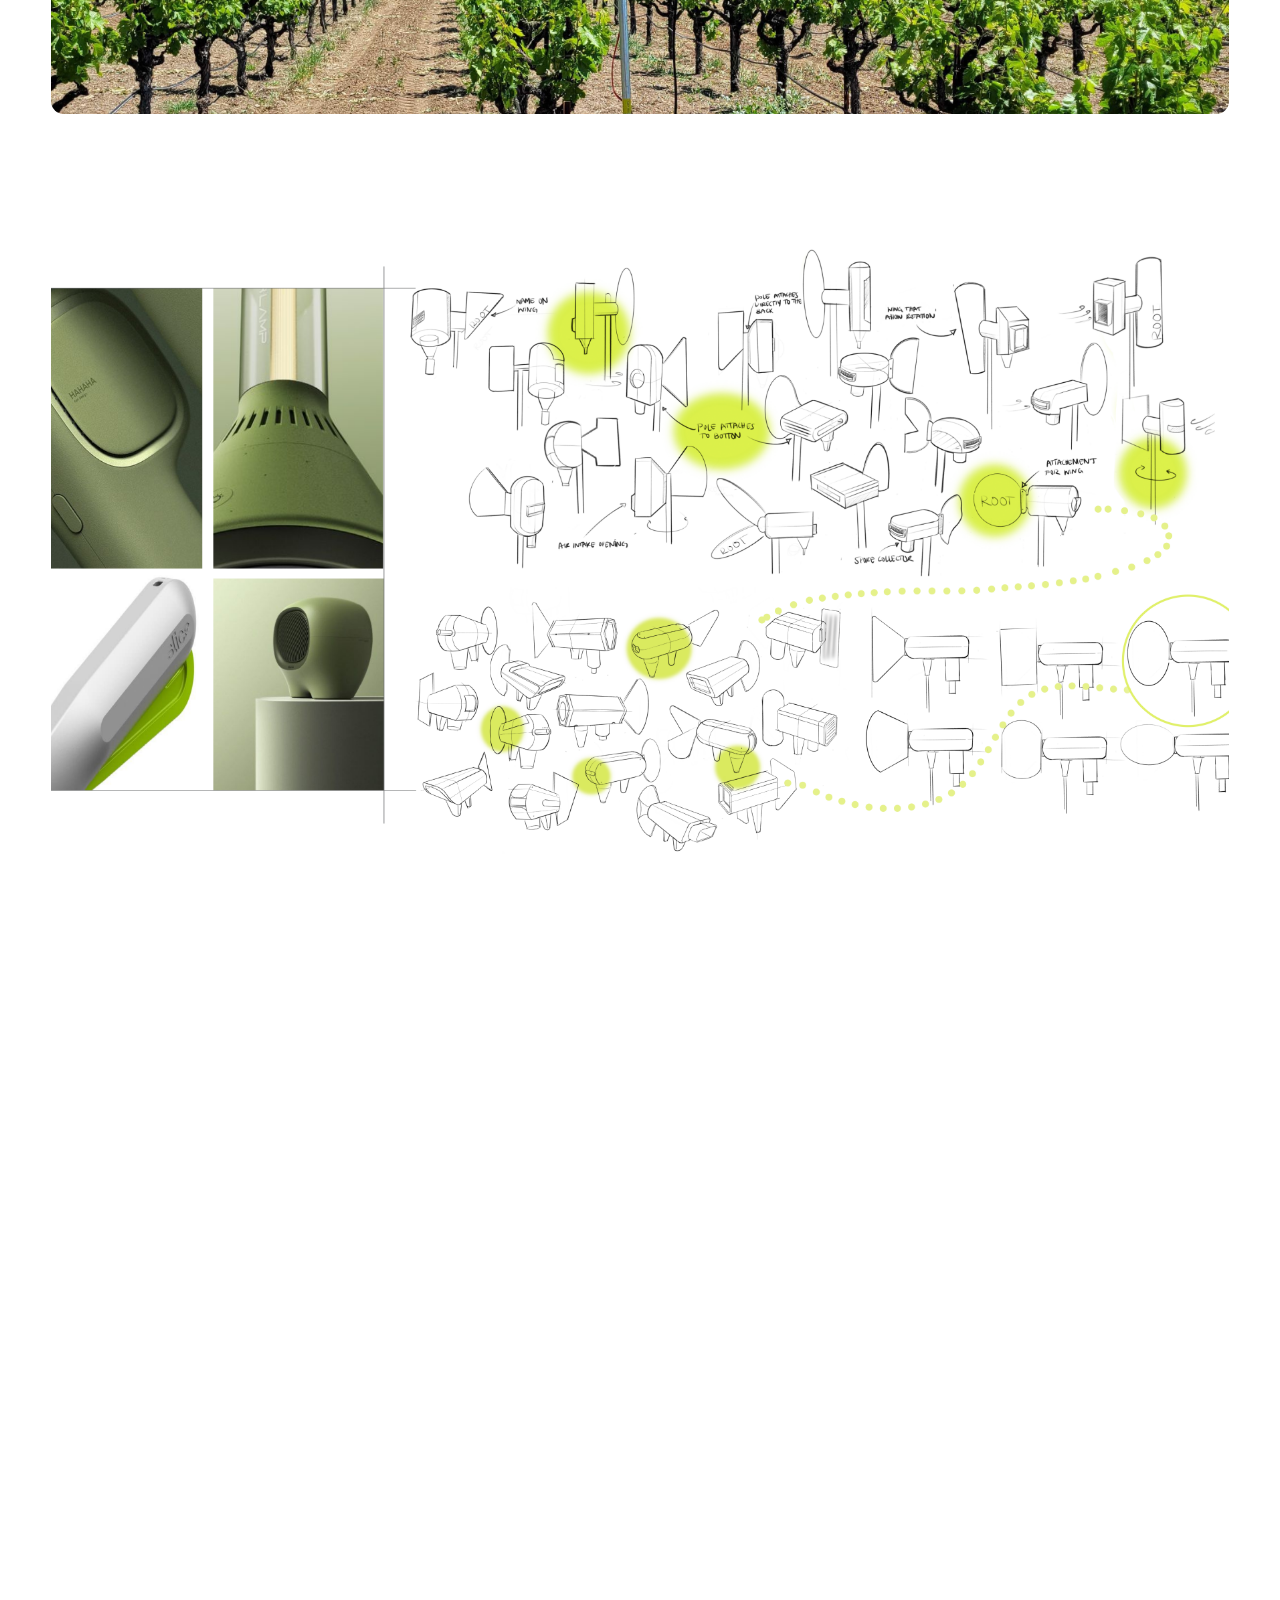
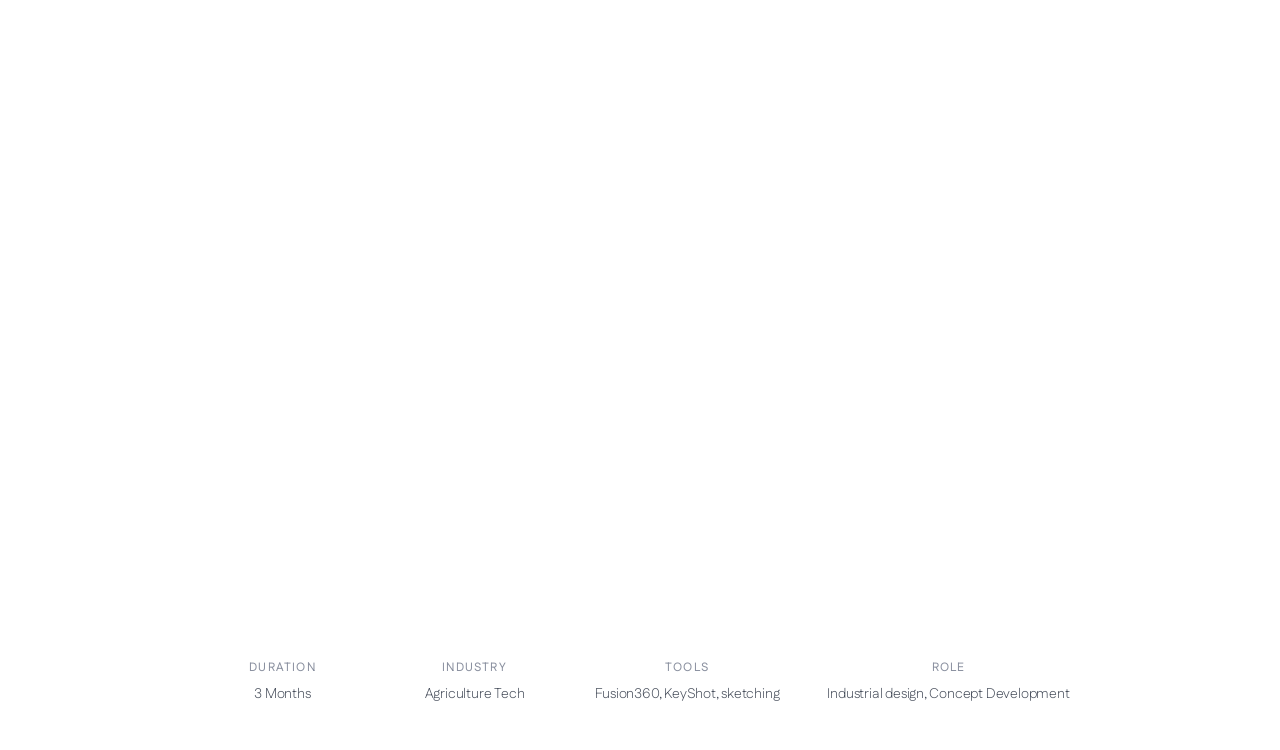
<file: projects/project-one.html>
<!DOCTYPE html>
<html lang="en">
<head>
  <meta charset="utf-8">
  <meta name="viewport" content="width=device-width, initial-scale=1">
  <title> Root Spore Collector — Cindy Lopez</title>
  <meta name="description" content="Project One — Consumer product. Industrial design work by Cindy Lopez.">
  <link rel="preconnect" href="https://fonts.googleapis.com">
  <link rel="preconnect" href="https://fonts.gstatic.com" crossorigin>
  <link rel="stylesheet" href="https://fonts.googleapis.com/css2?family=Fustat:wght@300;400;500;600&family=Instrument+Serif:ital@0;1&display=swap">
  <link rel="stylesheet" href="../css/style.css?v=108">
</head>
<body>
  <a class="skip-link" href="#project">Skip to content</a>

  <header class="site-header">
    <nav class="nav" aria-label="Primary">
      <a class="nav__name" href="../index.html" aria-label="Cindy Lopez — home">
        <svg class="logo" viewBox="0 0 40 40" aria-hidden="true" focusable="false">
          <!-- C: 260 degrees of arc, opening to the right — also the face -->
          <path class="logo__c" d="M28.36 10.04 A13 13 0 1 0 28.36 29.96"/>
          <circle class="logo__eye" cx="15.4" cy="16.6" r="1.75"/>
          <circle class="logo__eye logo__eye--right" cx="24.2" cy="16.6" r="1.75"/>
          <!-- the closed eye, swapped in for the right one on hover -->
          <path class="logo__wink" d="M22.3 16.9 Q24.2 15.1 26.1 16.9"/>
          <path class="logo__smile" d="M14.2 22.4 Q20 27.6 25.8 22.4"/>
          <!-- tongue, unrolls from the corner of the mouth -->
          <path class="logo__tongue" d="M15.7 23.6 Q14.4 29.6 18.9 25.2 Z"/>
        </svg>
      </a>
      <ul class="nav__links">
        <li><a href="../index.html" aria-current="page">Work</a></li>
        <li><a href="../about.html">About</a></li>
      </ul>
    </nav>
  </header>

  <main id="project" class="case">
    <!-- HERO SHOT — first thing on the page, edge to edge. -->
    <figure class="case-hero bleed">
      <img src="../images/root-tile.jpg" width="1600" height="753"
           decoding="async" alt="">
    </figure>


    
   <section class="hero">
      <h1 class="hero__title" data-split="words">Root Spore Collector</h1>
      <p class="hero__body">This air sampler is engineered to provide continuous, reliable monitoring of airborn crop pathogens in agricultural enviroments. By capturing microscopic
      fungal spores-such as those responsible for powdery mildew-beforesymptoms appear, the device empowers growers with critical data to optimize treatment timing, protect yirlds,
        and reduce unecesary fungicide use.</p>
    </section>

    <!-- Lead shot — the finished unit in the field. -->
    <div class="case-row">
        <figure class="case-figure">
          <img src="../images/TAZ FINAL.PNG" width="1600" height="900" loading="lazy" decoding="async" alt="">
        </figure>
      </div>

    <!-- One large with two stacked beside it -->
    <div class="case-trio">
      <figure class="case-figure case-figure--lg">
        <video src="../images/RootAnimation.2.mp4" width="1920" height="1080"
               autoplay muted loop playsinline preload="metadata"></video>
      </figure>
      <figure class="case-figure">
        <img src="../images/Hand With Tube" width="1200" height="900" loading="lazy" decoding="async" alt="">
      </figure>
      <figure class="case-figure">
        <img src="../images/New Taz 3.png" width="1200" height="900" loading="lazy" decoding="async" alt="">
      </figure>
    </div>

    <!-- One image per row -->
      <div class="case-row">
        <div class="carousel">
          <img src="../images/20220504_130221.jpg" width="1600" height="900" loading="lazy" decoding="async" alt="">
          <img src="../images/Taz_Field_SideView.png" width="1200" height="900" loading="lazy" decoding="async" alt="">
          <img src="../images/IMG_7378.jpg" width="1600" height="900" loading="lazy" decoding="async" alt="">
        </div>
      </div>

      <div class="case-row">
        <figure class="case-figure">
          <img src="../images/Taz Sketches.png" width="1600" height="900" loading="lazy" decoding="async" alt="">
        </figure>
      </div>

    <div class="case-figures">
      <figure class="case-figure">
        <img src="../images/Taz_Focus (1).png" width="1920" height="1080" loading="lazy" decoding="async" alt="">
      </figure>
      <figure class="case-figure">
        <img src="../images/IMG_2110.jpg" width="4032" height="3024" loading="lazy" decoding="async" alt="">
      </figure>
    </div>

      <!-- Batch build, then a field install, closing on the unit in place. -->
      <div class="case-row">
        <figure class="case-figure">
          <img src="../images/Taz Bench Batch.jpg" width="3024" height="4032" loading="lazy" decoding="async" alt="">
        </figure>
      </div>

      <div class="case-row">
        <figure class="case-figure">
          <img src="../images/Taz Field Install.png" width="1206" height="1608" loading="lazy" decoding="async" alt="">
        </figure>
      </div>

      <div class="case-row">
        <figure class="case-figure">
          <img src="../images/Taz Field Closeup.png" width="2144" height="1608" loading="lazy" decoding="async" alt="">
        </figure>
      </div>


    <!-- SPEC ROW — swap in the real duration, industry and tools. -->
    <dl class="case-meta">
      <div>
        <dt>Duration</dt>
        <dd>3 Months</dd>
      </div>
      <div>
        <dt>Industry</dt>
        <dd>Agriculture Tech</dd>
      </div>
      <div>
        <dt>Tools</dt>
        <dd>Fusion360, KeyShot, sketching</dd>
      </div>
      <div>
        <dt>Role</dt>
        <dd>Industrial design, Concept Development</dd>
      </div>
    </dl>








  </main>
  <script src="../js/reveal.js?v=90"></script>
</body>
</html>
</file>
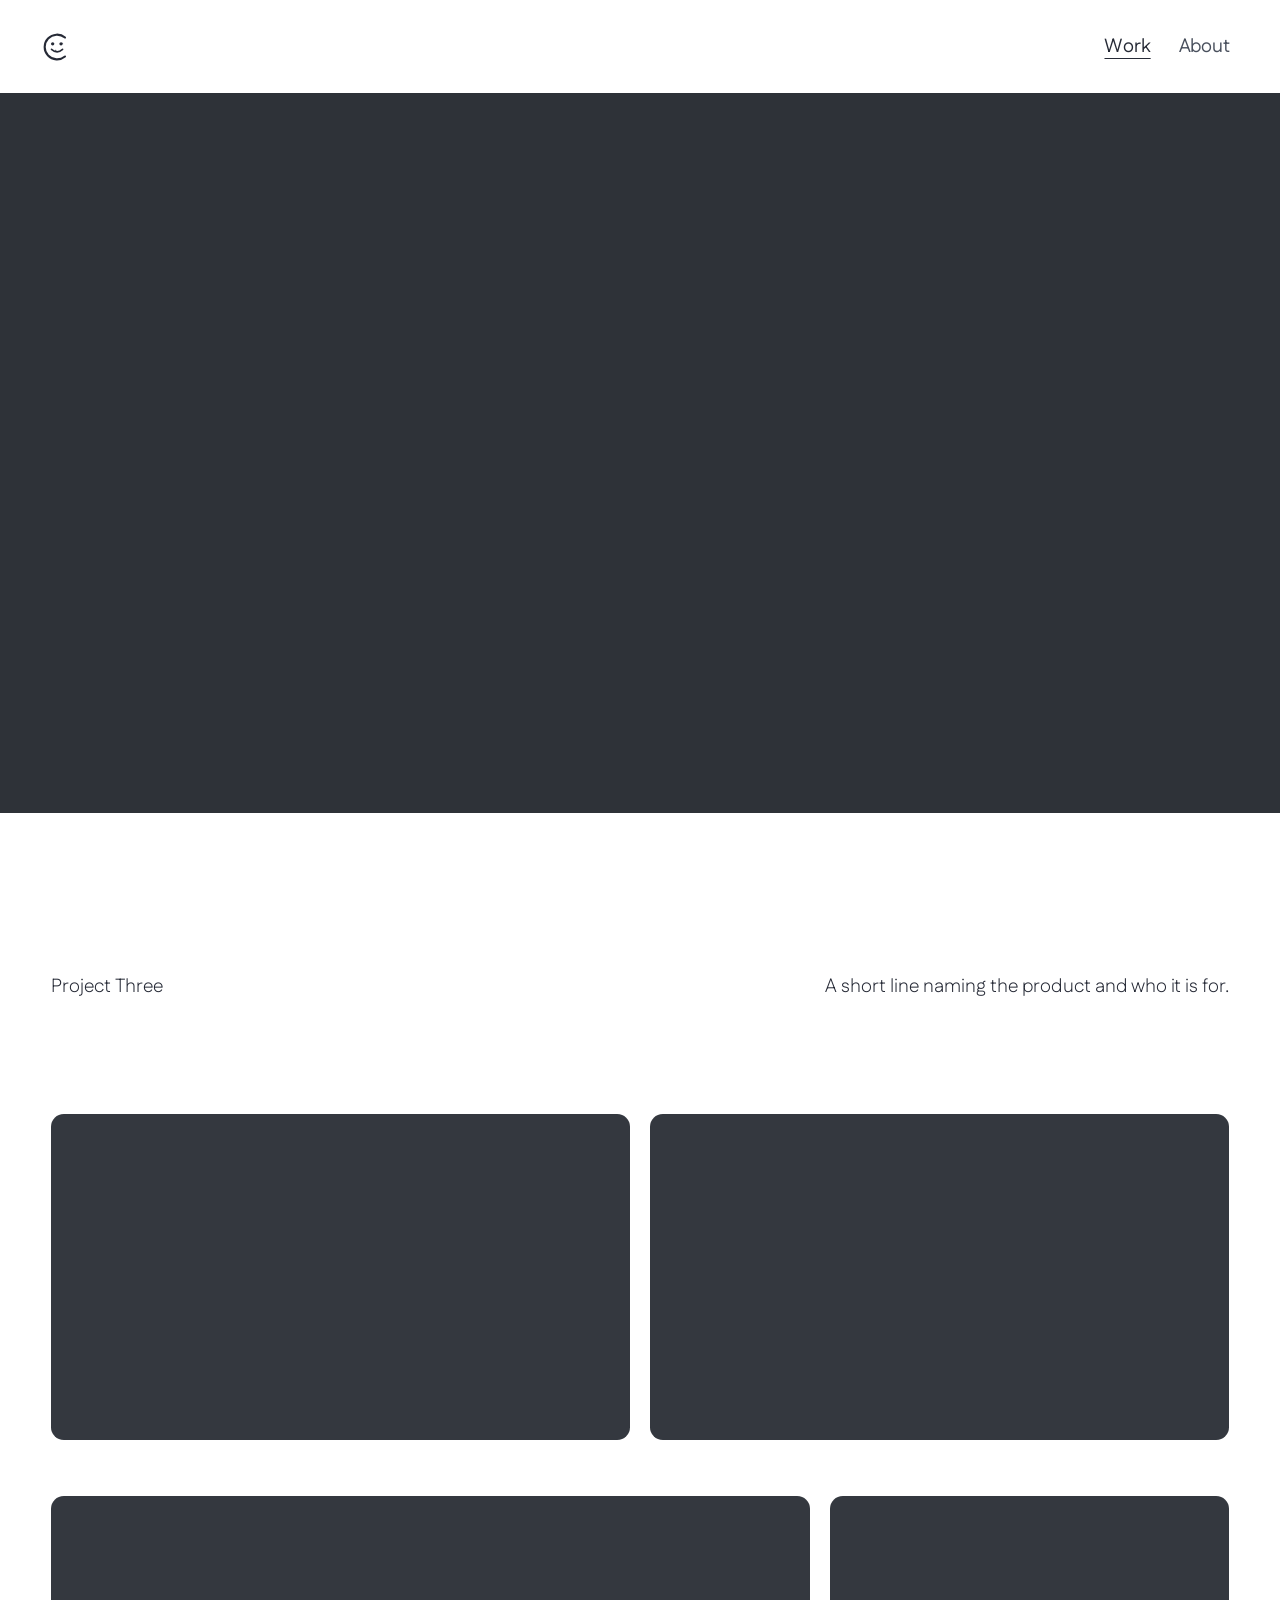
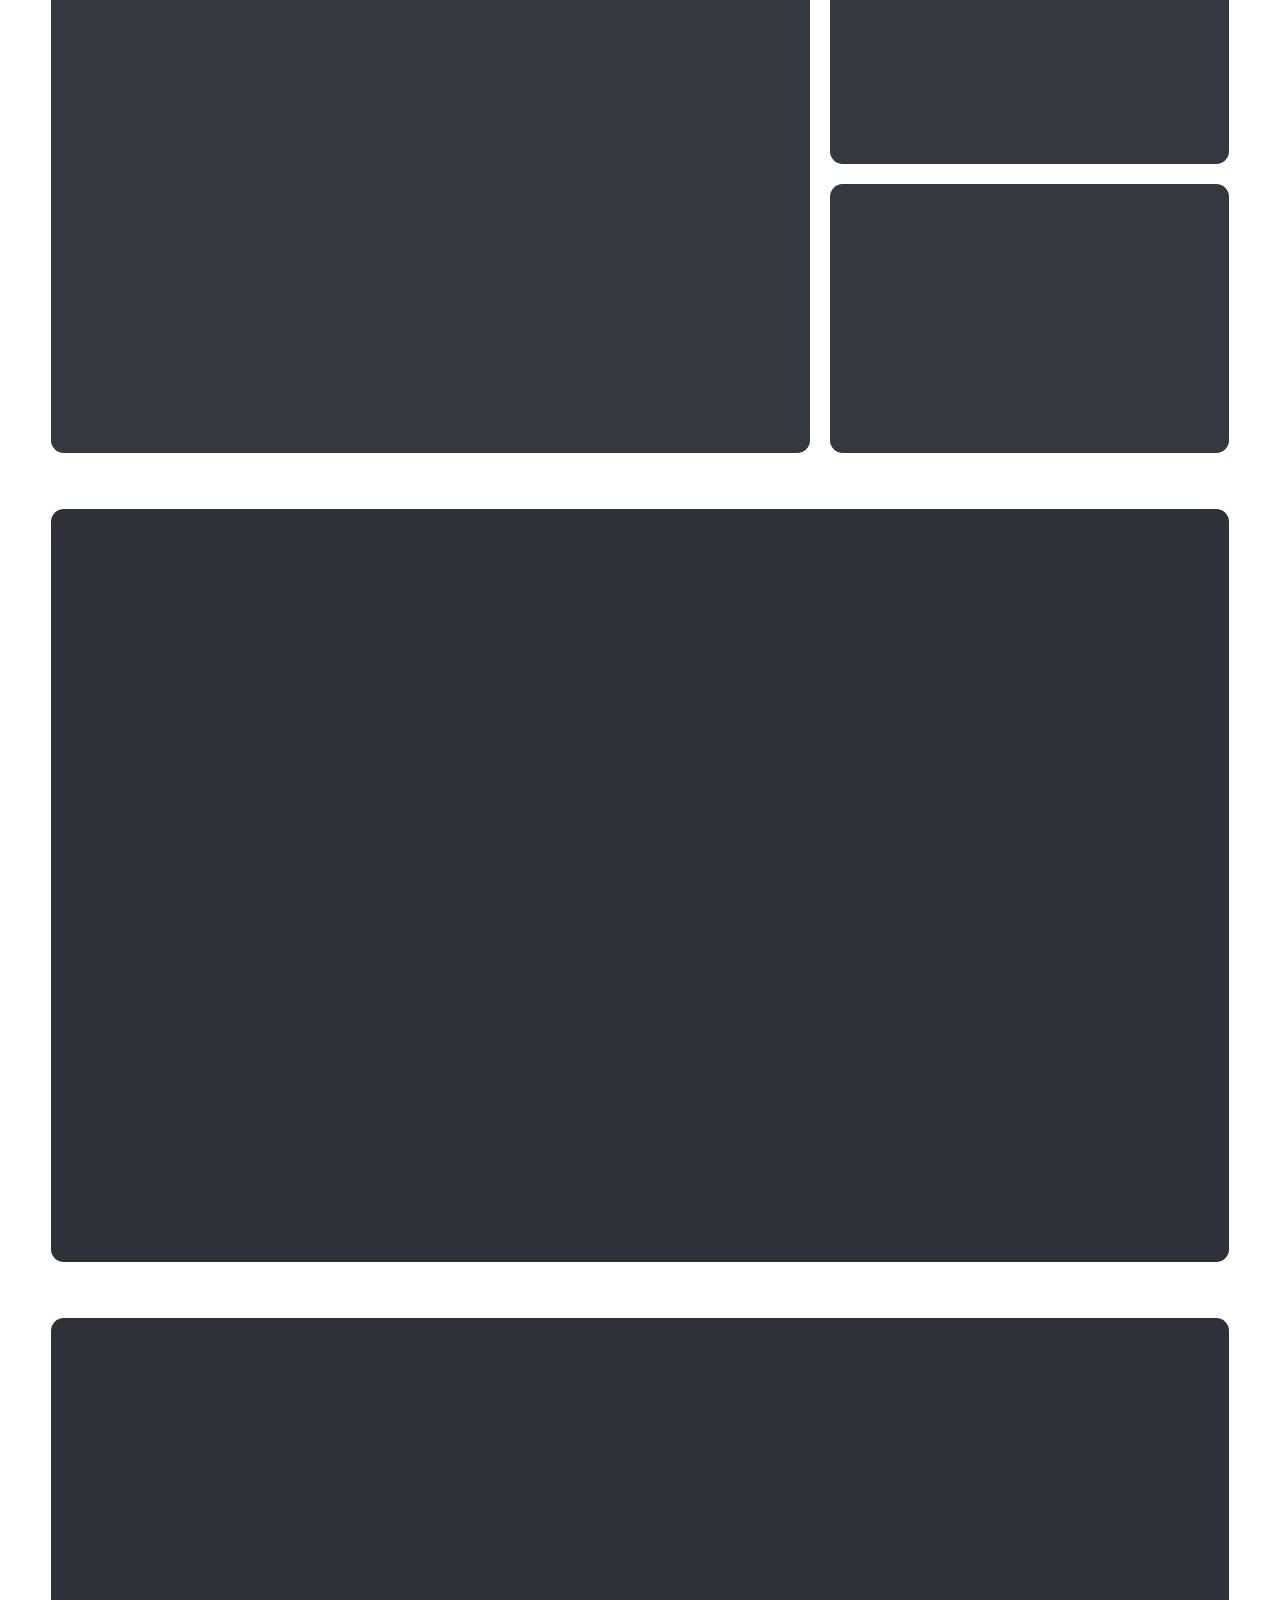
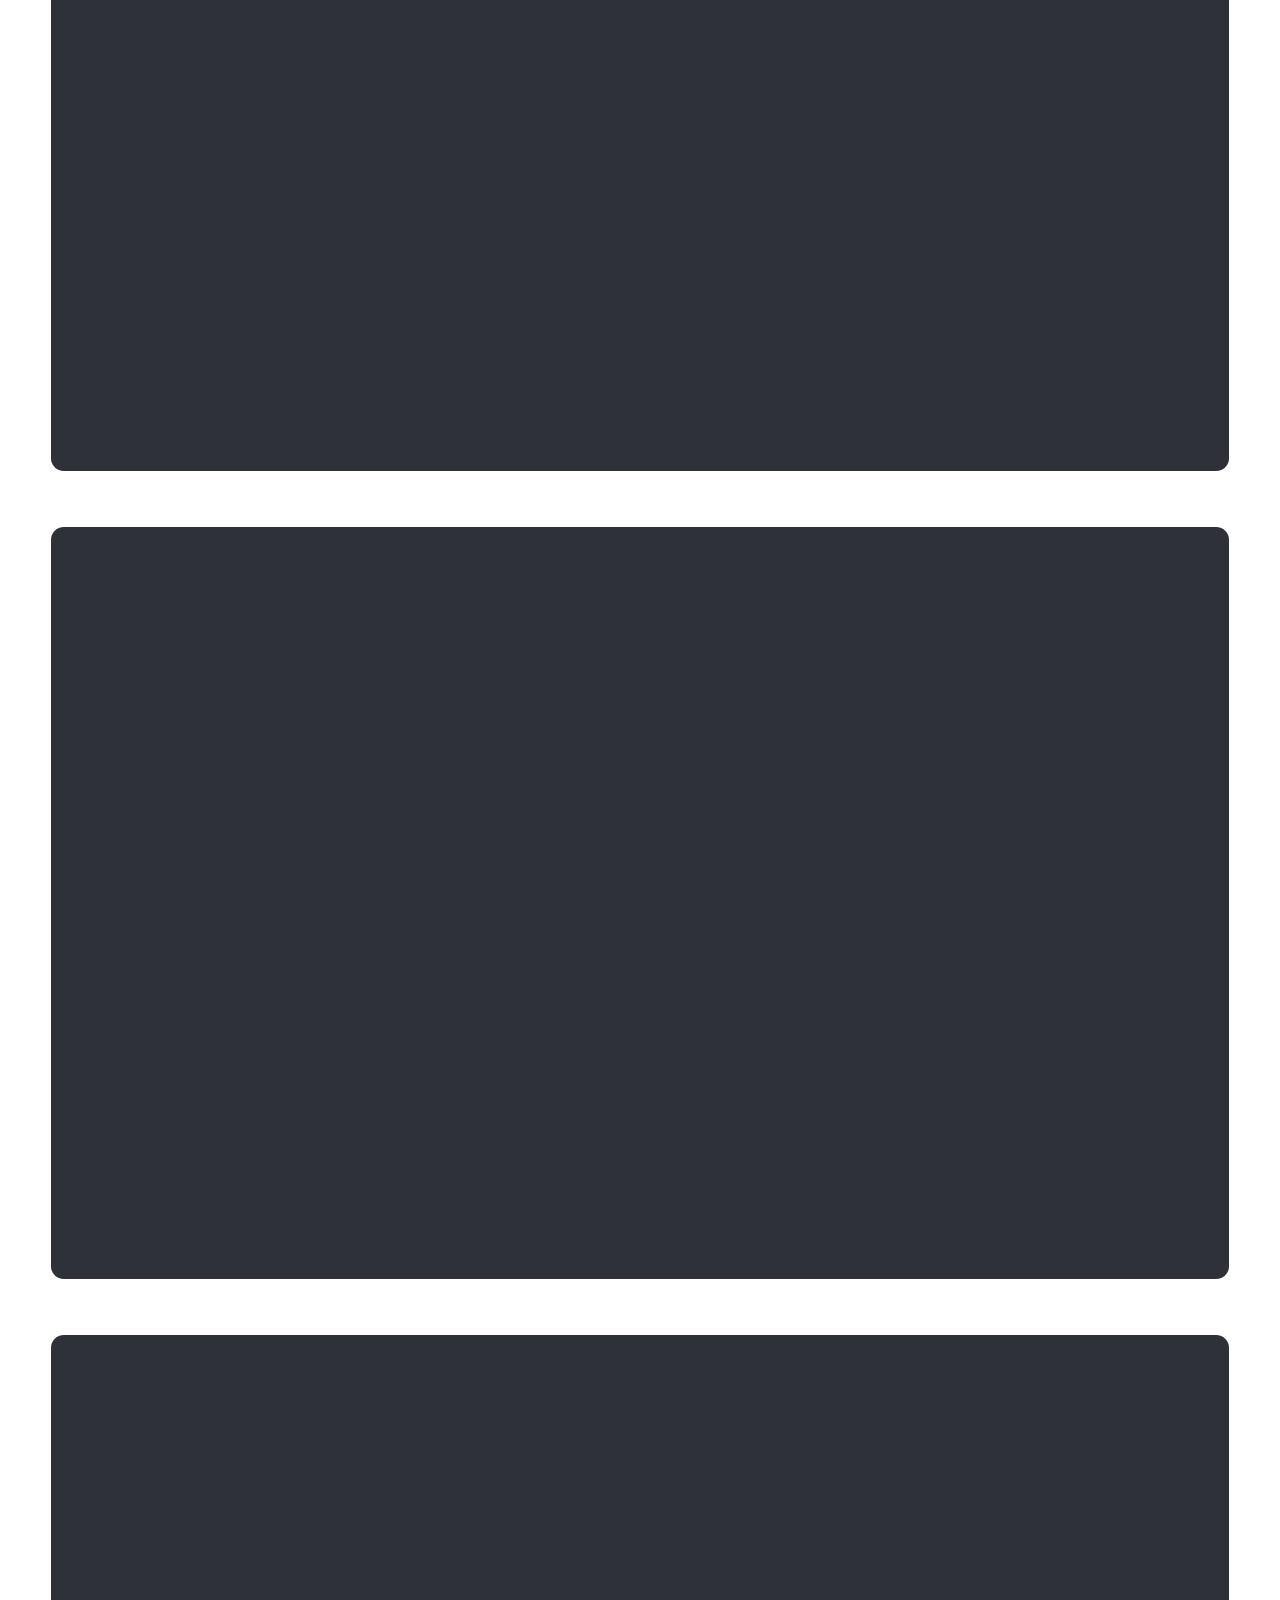
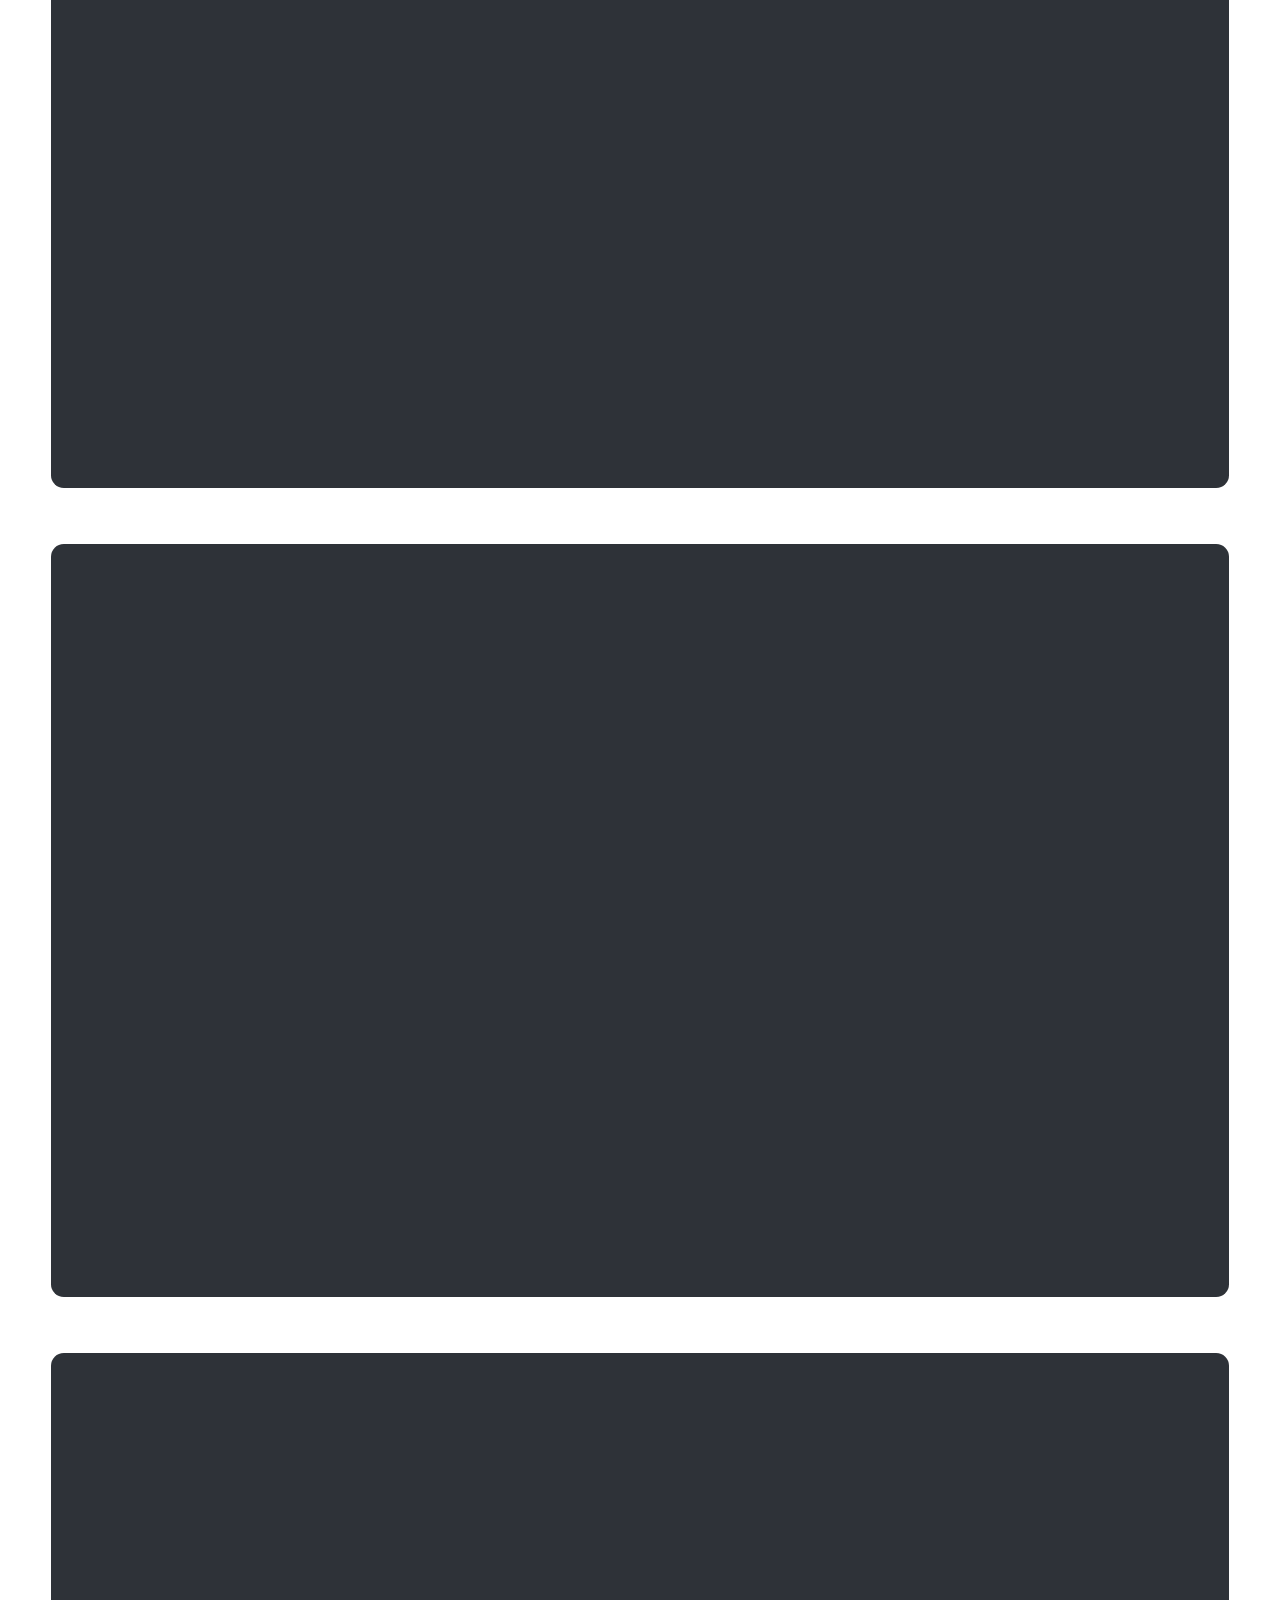
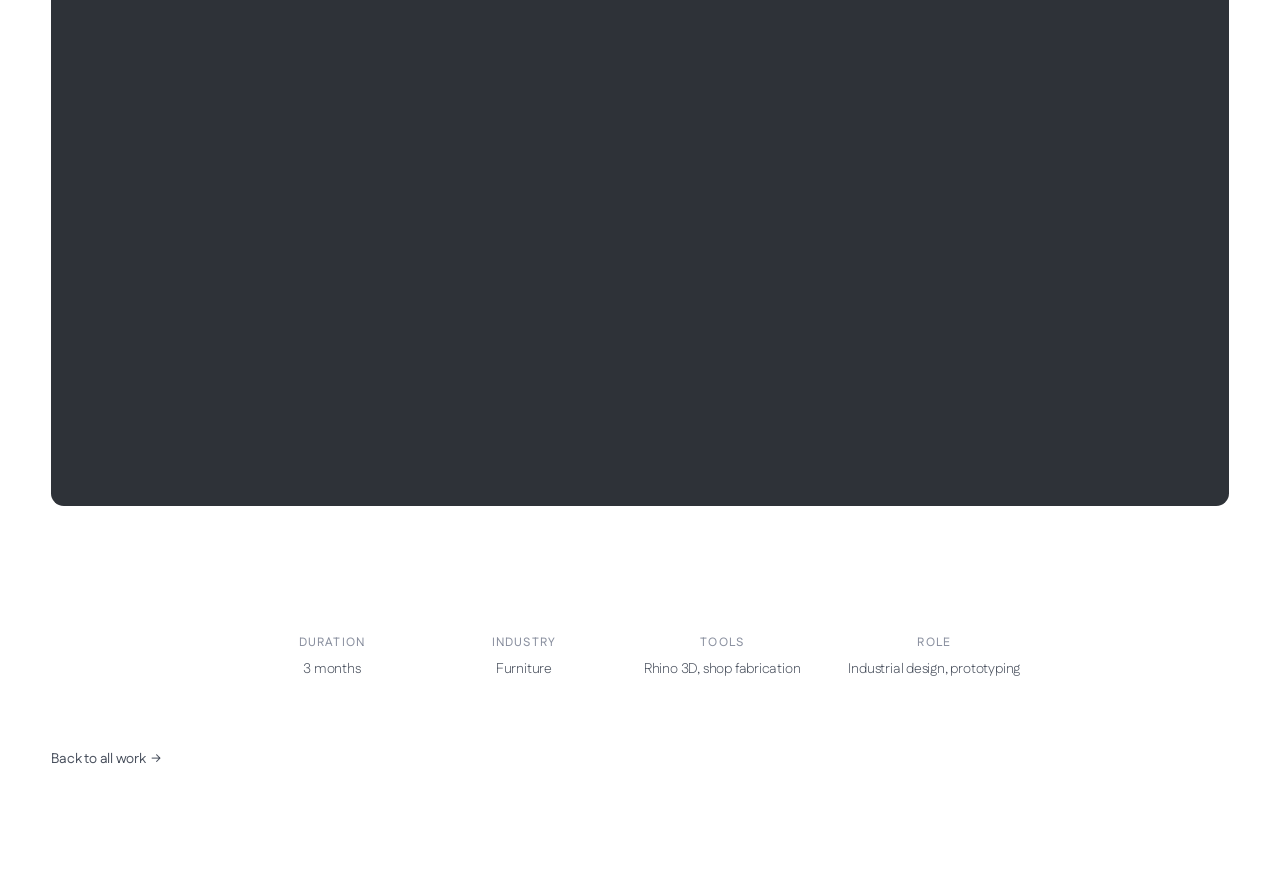
<file: projects/project-three.html>
<!DOCTYPE html>
<html lang="en">
<head>
  <meta charset="utf-8">
  <meta name="viewport" content="width=device-width, initial-scale=1">
  <title>Project Three — Cindy Lopez</title>
  <meta name="description" content="Project Three — Furniture. Industrial design work by Cindy Lopez.">
  <link rel="preconnect" href="https://fonts.googleapis.com">
  <link rel="preconnect" href="https://fonts.gstatic.com" crossorigin>
  <link rel="stylesheet" href="https://fonts.googleapis.com/css2?family=Fustat:wght@300;400;500;600&family=Instrument+Serif:ital@0;1&display=swap">
  <link rel="stylesheet" href="../css/style.css?v=108">
</head>
<body>
  <a class="skip-link" href="#project">Skip to content</a>

  <header class="site-header">
    <nav class="nav" aria-label="Primary">
      <a class="nav__name" href="../index.html" aria-label="Cindy Lopez — home">
        <svg class="logo" viewBox="0 0 40 40" aria-hidden="true" focusable="false">
          <!-- C: 260 degrees of arc, opening to the right — also the face -->
          <path class="logo__c" d="M28.36 10.04 A13 13 0 1 0 28.36 29.96"/>
          <circle class="logo__eye" cx="15.4" cy="16.6" r="1.75"/>
          <circle class="logo__eye logo__eye--right" cx="24.2" cy="16.6" r="1.75"/>
          <!-- the closed eye, swapped in for the right one on hover -->
          <path class="logo__wink" d="M22.3 16.9 Q24.2 15.1 26.1 16.9"/>
          <path class="logo__smile" d="M14.2 22.4 Q20 27.6 25.8 22.4"/>
          <!-- tongue, unrolls from the corner of the mouth -->
          <path class="logo__tongue" d="M15.7 23.6 Q14.4 29.6 18.9 25.2 Z"/>
        </svg>
      </a>
      <ul class="nav__links">
        <li><a href="../index.html" aria-current="page">Work</a></li>
        <li><a href="../about.html">About</a></li>
      </ul>
    </nav>
  </header>

  <main id="project" class="case">
    <!-- HERO SHOT — first thing on the page, edge to edge. -->
    <figure class="case-hero bleed">
      <img src="../images/placeholder-16x9.svg" width="1600" height="900"
           decoding="async" alt="">
    </figure>


    <section class="hero">
      <h1 class="hero__title" data-split="words">Project Three</h1>
      <p class="hero__body">A short line naming the product and who it is for.</p>
    </section>

    <!-- Two side by side -->
    <div class="case-figures">
      <figure class="case-figure">
        <img src="../images/placeholder-4x3.svg" width="1200" height="900" loading="lazy" decoding="async" alt="">
      </figure>
      <figure class="case-figure">
        <img src="../images/placeholder-4x3.svg" width="1200" height="900" loading="lazy" decoding="async" alt="">
      </figure>
    </div>

    <!-- One large with two stacked beside it -->
    <div class="case-trio">
      <figure class="case-figure case-figure--lg">
        <img src="../images/placeholder-4x3.svg" width="1200" height="900" loading="lazy" decoding="async" alt="">
      </figure>
      <figure class="case-figure">
        <img src="../images/placeholder-4x3.svg" width="1200" height="900" loading="lazy" decoding="async" alt="">
      </figure>
      <figure class="case-figure">
        <img src="../images/placeholder-4x3.svg" width="1200" height="900" loading="lazy" decoding="async" alt="">
      </figure>
    </div>

    <!-- One across to close -->
    <figure class="case-figure">
      <img src="../images/placeholder-16x9.svg" width="1600" height="900" loading="lazy" decoding="async" alt="">
    </figure>
    <!-- One image per row -->
      <div class="case-row">
        <div class="carousel">
          <img src="../images/placeholder-16x9.svg" width="1600" height="900" loading="lazy" decoding="async" alt="">
          <img src="../images/placeholder-4x3.svg" width="1200" height="900" loading="lazy" decoding="async" alt="">
          <img src="../images/placeholder-16x9.svg" width="1600" height="900" loading="lazy" decoding="async" alt="">
        </div>
      </div>

      <div class="case-row">
        <figure class="case-figure">
          <img src="../images/placeholder-16x9.svg" width="1600" height="900" loading="lazy" decoding="async" alt="">
        </figure>
      </div>

      <div class="case-row">
        <figure class="case-figure">
          <img src="../images/placeholder-16x9.svg" width="1600" height="900" loading="lazy" decoding="async" alt="">
        </figure>
      </div>

      <div class="case-row">
        <figure class="case-figure">
          <img src="../images/placeholder-16x9.svg" width="1600" height="900" loading="lazy" decoding="async" alt="">
        </figure>
      </div>

      <div class="case-row">
        <figure class="case-figure">
          <img src="../images/placeholder-16x9.svg" width="1600" height="900" loading="lazy" decoding="async" alt="">
        </figure>
      </div>

    <!-- SPEC ROW — swap in the real duration, industry and tools. -->
    <dl class="case-meta">
      <div>
        <dt>Duration</dt>
        <dd>3 months</dd>
      </div>
      <div>
        <dt>Industry</dt>
        <dd>Furniture</dd>
      </div>
      <div>
        <dt>Tools</dt>
        <dd>Rhino 3D, shop fabrication</dd>
      </div>
      <div>
        <dt>Role</dt>
        <dd>Industrial design, prototyping</dd>
      </div>
    </dl>






<section class="about-teaser">
      <p><a class="link-arrow" href="../index.html">Back to all work</a></p>
    </section>
  </main>
  <script src="../js/reveal.js?v=90"></script>
</body>
</html>
</file>
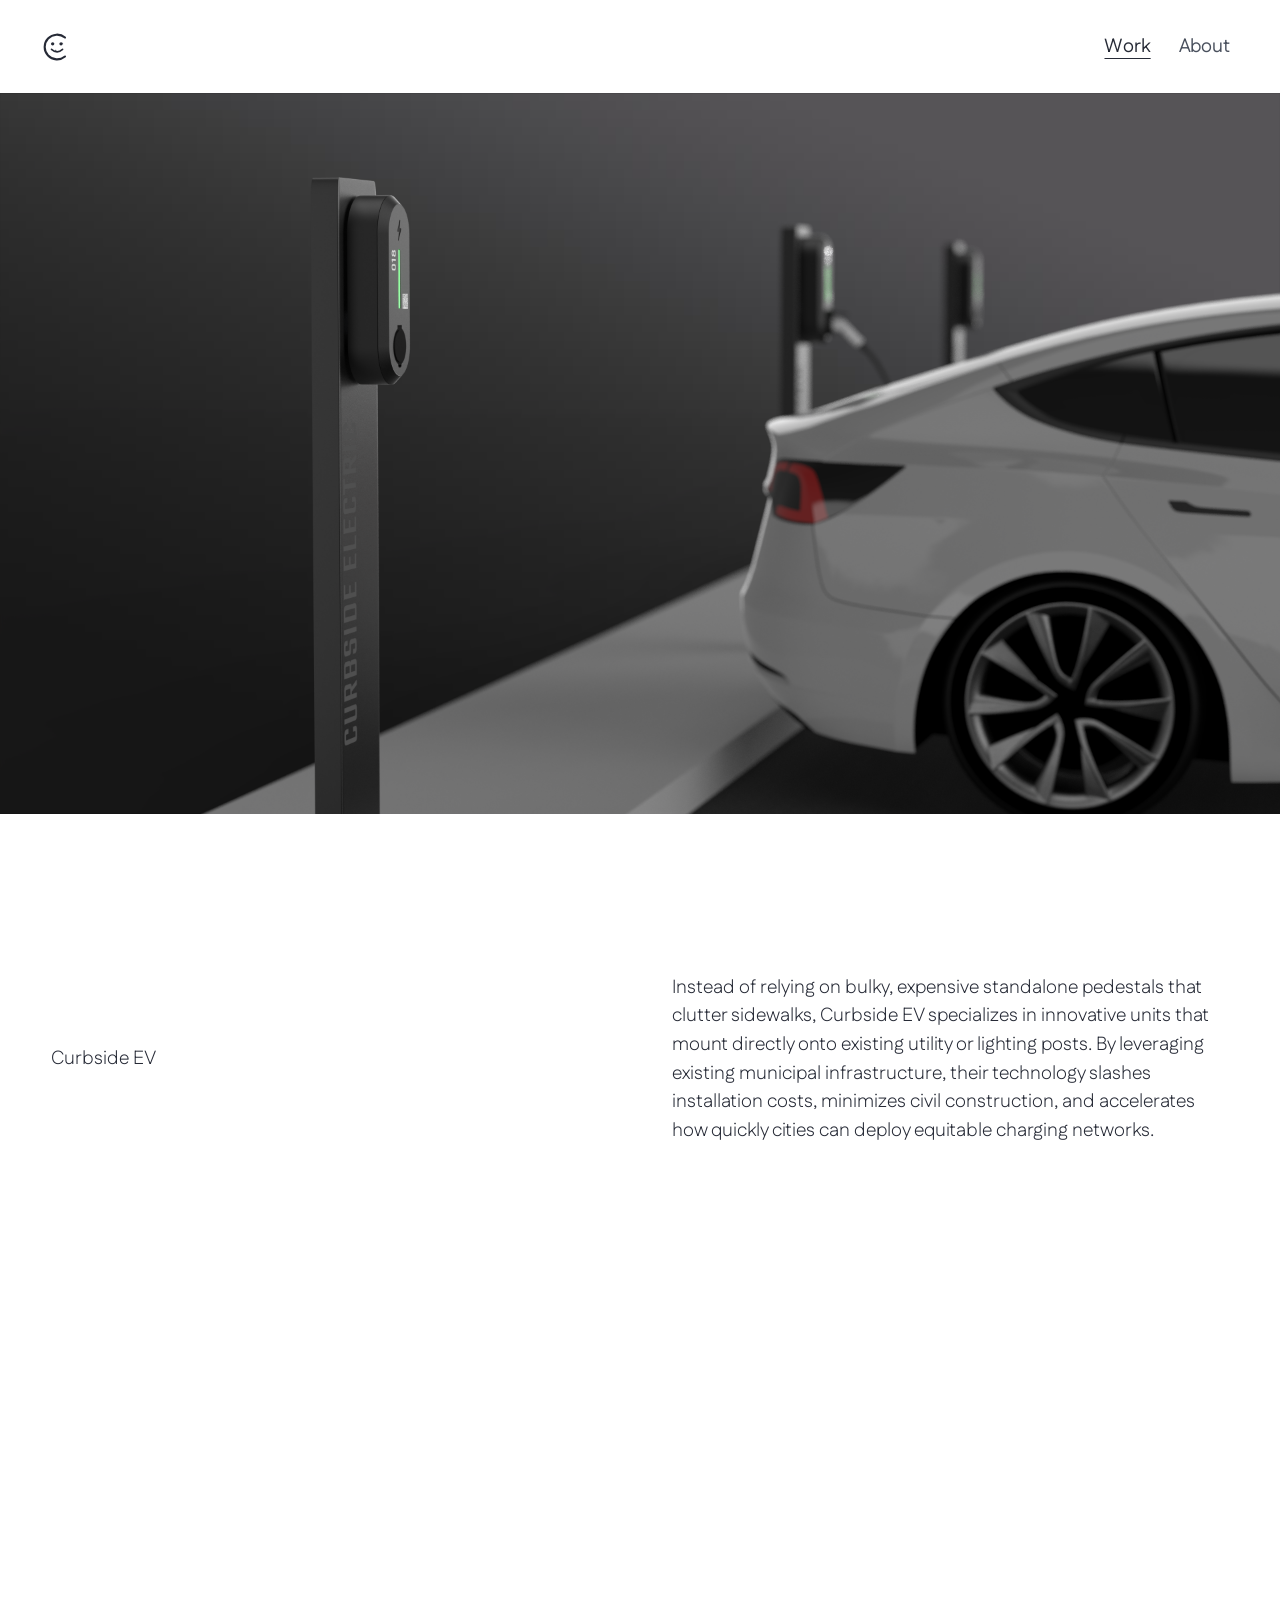
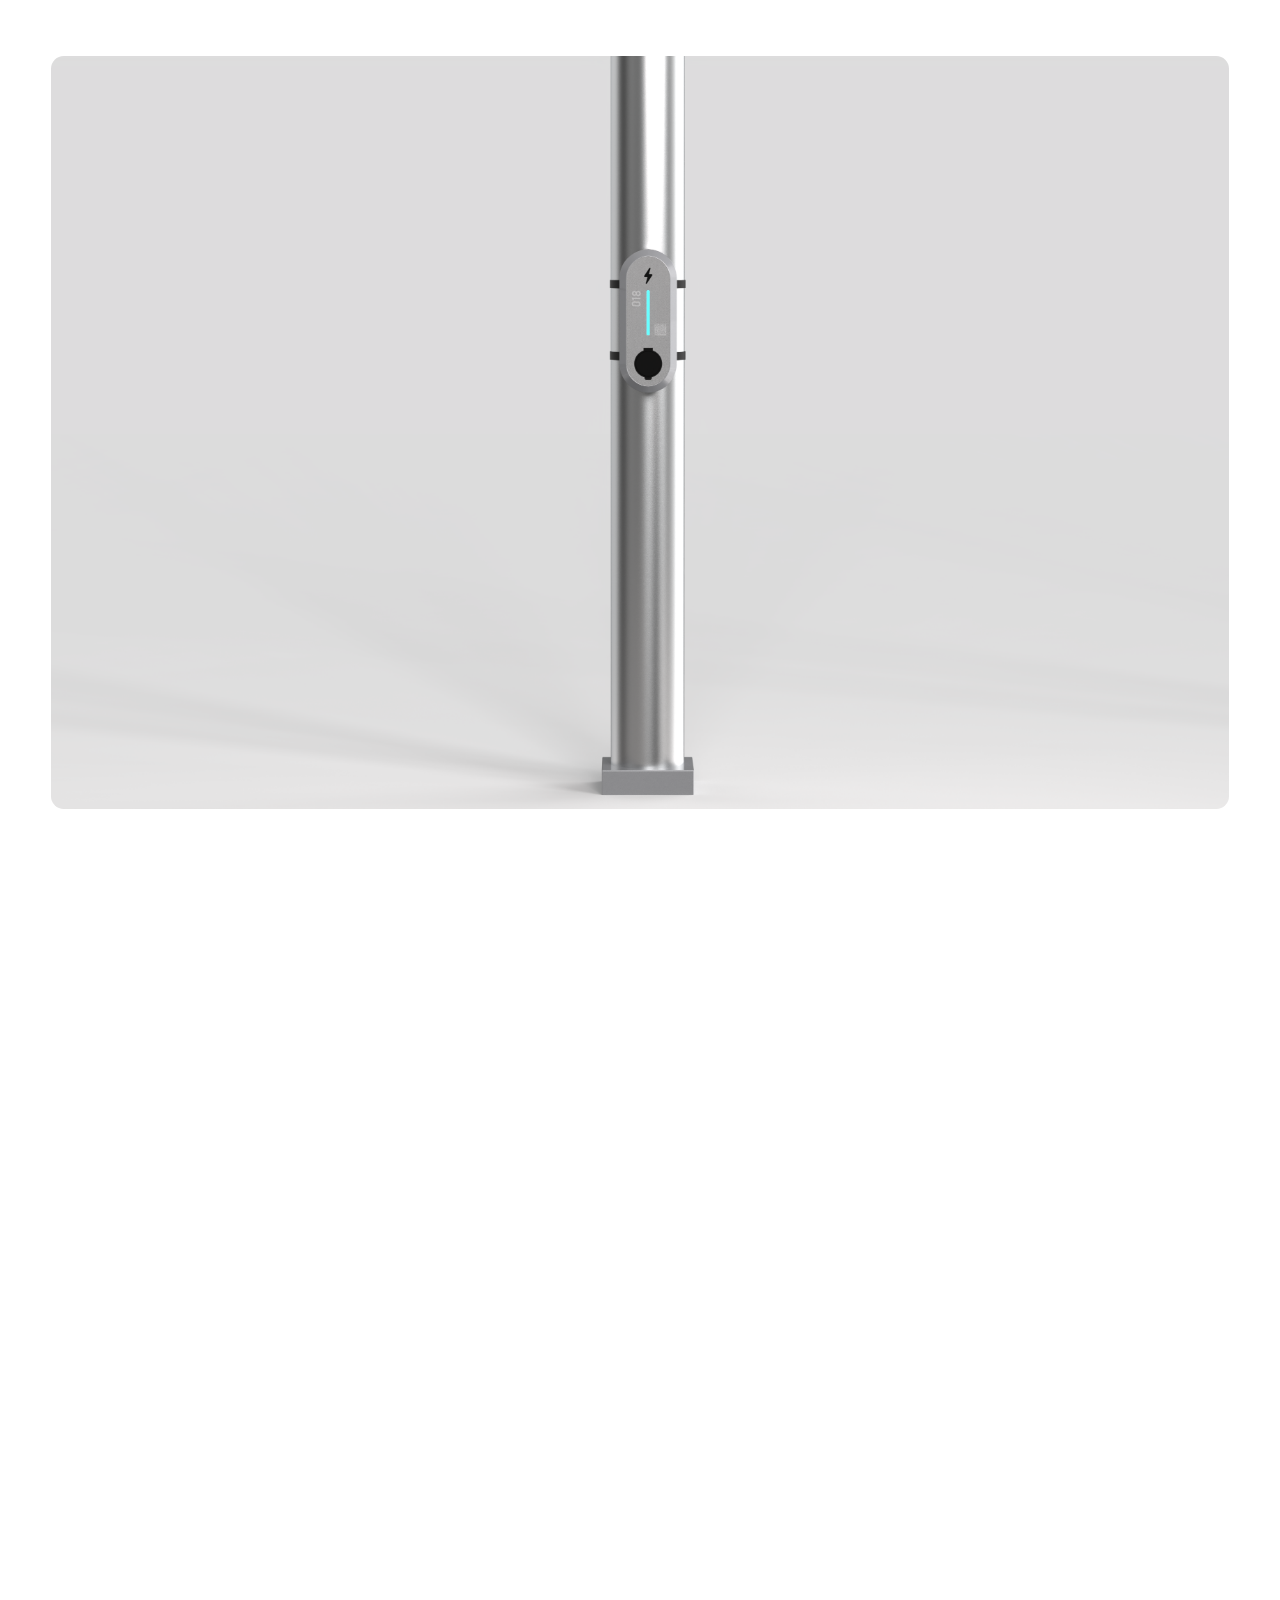
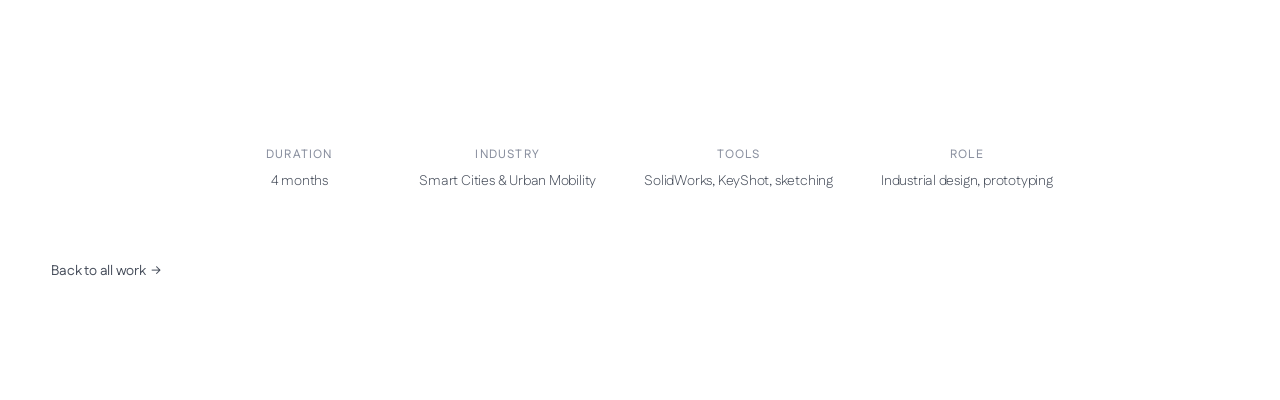
<file: projects/project-two.html>
<!DOCTYPE html>
<html lang="en">
<head>
  <meta charset="utf-8">
  <meta name="viewport" content="width=device-width, initial-scale=1">
  <title>Curbside EV — Cindy Lopez</title>
  <meta name="description" content="Curbside EV — Smart Cities &amp; Urban Mobility. Industrial design work by Cindy Lopez.">
  <link rel="preconnect" href="https://fonts.googleapis.com">
  <link rel="preconnect" href="https://fonts.gstatic.com" crossorigin>
  <link rel="stylesheet" href="https://fonts.googleapis.com/css2?family=Fustat:wght@300;400;500;600&family=Instrument+Serif:ital@0;1&display=swap">
  <link rel="stylesheet" href="../css/style.css?v=108">
</head>
<body>
  <a class="skip-link" href="#project">Skip to content</a>

  <header class="site-header">
    <nav class="nav" aria-label="Primary">
      <a class="nav__name" href="../index.html" aria-label="Cindy Lopez — home">
        <svg class="logo" viewBox="0 0 40 40" aria-hidden="true" focusable="false">
          <!-- C: 260 degrees of arc, opening to the right — also the face -->
          <path class="logo__c" d="M28.36 10.04 A13 13 0 1 0 28.36 29.96"/>
          <circle class="logo__eye" cx="15.4" cy="16.6" r="1.75"/>
          <circle class="logo__eye logo__eye--right" cx="24.2" cy="16.6" r="1.75"/>
          <!-- the closed eye, swapped in for the right one on hover -->
          <path class="logo__wink" d="M22.3 16.9 Q24.2 15.1 26.1 16.9"/>
          <path class="logo__smile" d="M14.2 22.4 Q20 27.6 25.8 22.4"/>
          <!-- tongue, unrolls from the corner of the mouth -->
          <path class="logo__tongue" d="M15.7 23.6 Q14.4 29.6 18.9 25.2 Z"/>
        </svg>
      </a>
      <ul class="nav__links">
        <li><a href="../index.html" aria-current="page">Work</a></li>
        <li><a href="../about.html">About</a></li>
      </ul>
    </nav>
  </header>

  <main id="project" class="case">
    <!-- HERO SHOT — first thing on the page, edge to edge. -->
    <figure class="case-hero bleed">
      <img src="../Images Curbside/CURBSIDE.14.png" width="3840" height="2161"
           decoding="async" alt="">
    </figure>


    <section class="hero">
      <h1 class="hero__title" data-split="words">Curbside EV</h1>
      <p class="hero__body">Instead of relying on bulky, expensive standalone pedestals that clutter sidewalks, Curbside EV specializes in innovative units that mount directly onto existing utility or lighting posts. By leveraging existing municipal infrastructure, their technology slashes installation costs, minimizes civil construction, and accelerates how quickly cities can deploy equitable charging networks.</p>
    </section>

    <!-- Full-width video -->
    <div class="case-row">
      <figure class="case-figure">
        <video id="curbside-video" src="../Images Curbside/CURBSIDE_VIDEO.13.mp4" width="1920" height="1080"
               autoplay muted loop playsinline preload="metadata"></video>
      </figure>
    </div>

    <!-- Two side by side -->
    <div class="case-figures">
      <figure class="case-figure">
        <img src="../Images Curbside/CURBSIDE.1.png" width="3840" height="2161" loading="lazy" decoding="async" alt="">
      </figure>
      <figure class="case-figure">
        <img src="../Images Curbside/CURBSIDE.6.png" width="3840" height="2161" loading="lazy" decoding="async" alt="">
      </figure>
    </div>

    <div class="case-row">
      <figure class="case-figure">
        <img src="../Images Curbside/CURBSIDE.13.png" width="2752" height="1536" loading="lazy" decoding="async" alt="">
      </figure>
    </div>

    <!-- Three image carousel -->
      <div class="case-row">
        <div class="carousel">
          <img src="../Images Curbside/CURBSIDE.0.png" width="3840" height="2161" loading="lazy" decoding="async" alt="">
          <img src="../Images Curbside/CURBSIDE.17.png" width="2752" height="1536" loading="lazy" decoding="async" alt="">
          <img src="../Images Curbside/CURBSIDE.18.png" width="1920" height="1080" loading="lazy" decoding="async" alt="">
        </div>
      </div>

      <div class="case-row">
        <figure class="case-figure">
          <img src="../Images Curbside/CURBSIDE FINAL.png" width="2752" height="1536" loading="lazy" decoding="async" alt="">
        </figure>
      </div>

    <!-- SPEC ROW — swap in the real duration, industry and tools. -->
    <dl class="case-meta">
      <div>
        <dt>Duration</dt>
        <dd>4 months</dd>
      </div>
      <div>
        <dt>Industry</dt>
        <dd>Smart Cities &amp; Urban Mobility</dd>
      </div>
      <div>
        <dt>Tools</dt>
        <dd>SolidWorks, KeyShot, sketching</dd>
      </div>
      <div>
        <dt>Role</dt>
        <dd>Industrial design, prototyping</dd>
      </div>
    </dl>






<section class="about-teaser">
      <p><a class="link-arrow" href="../index.html">Back to all work</a></p>
    </section>
  </main>
  <script src="../js/reveal.js?v=90"></script>
  <script>
    /* Plays back at double speed — playbackRate has no HTML attribute, so
       this is the only way to set it. Persists across the video's loop. */
    document.getElementById('curbside-video').playbackRate = 2;
  </script>
</body>
</html>
</file>
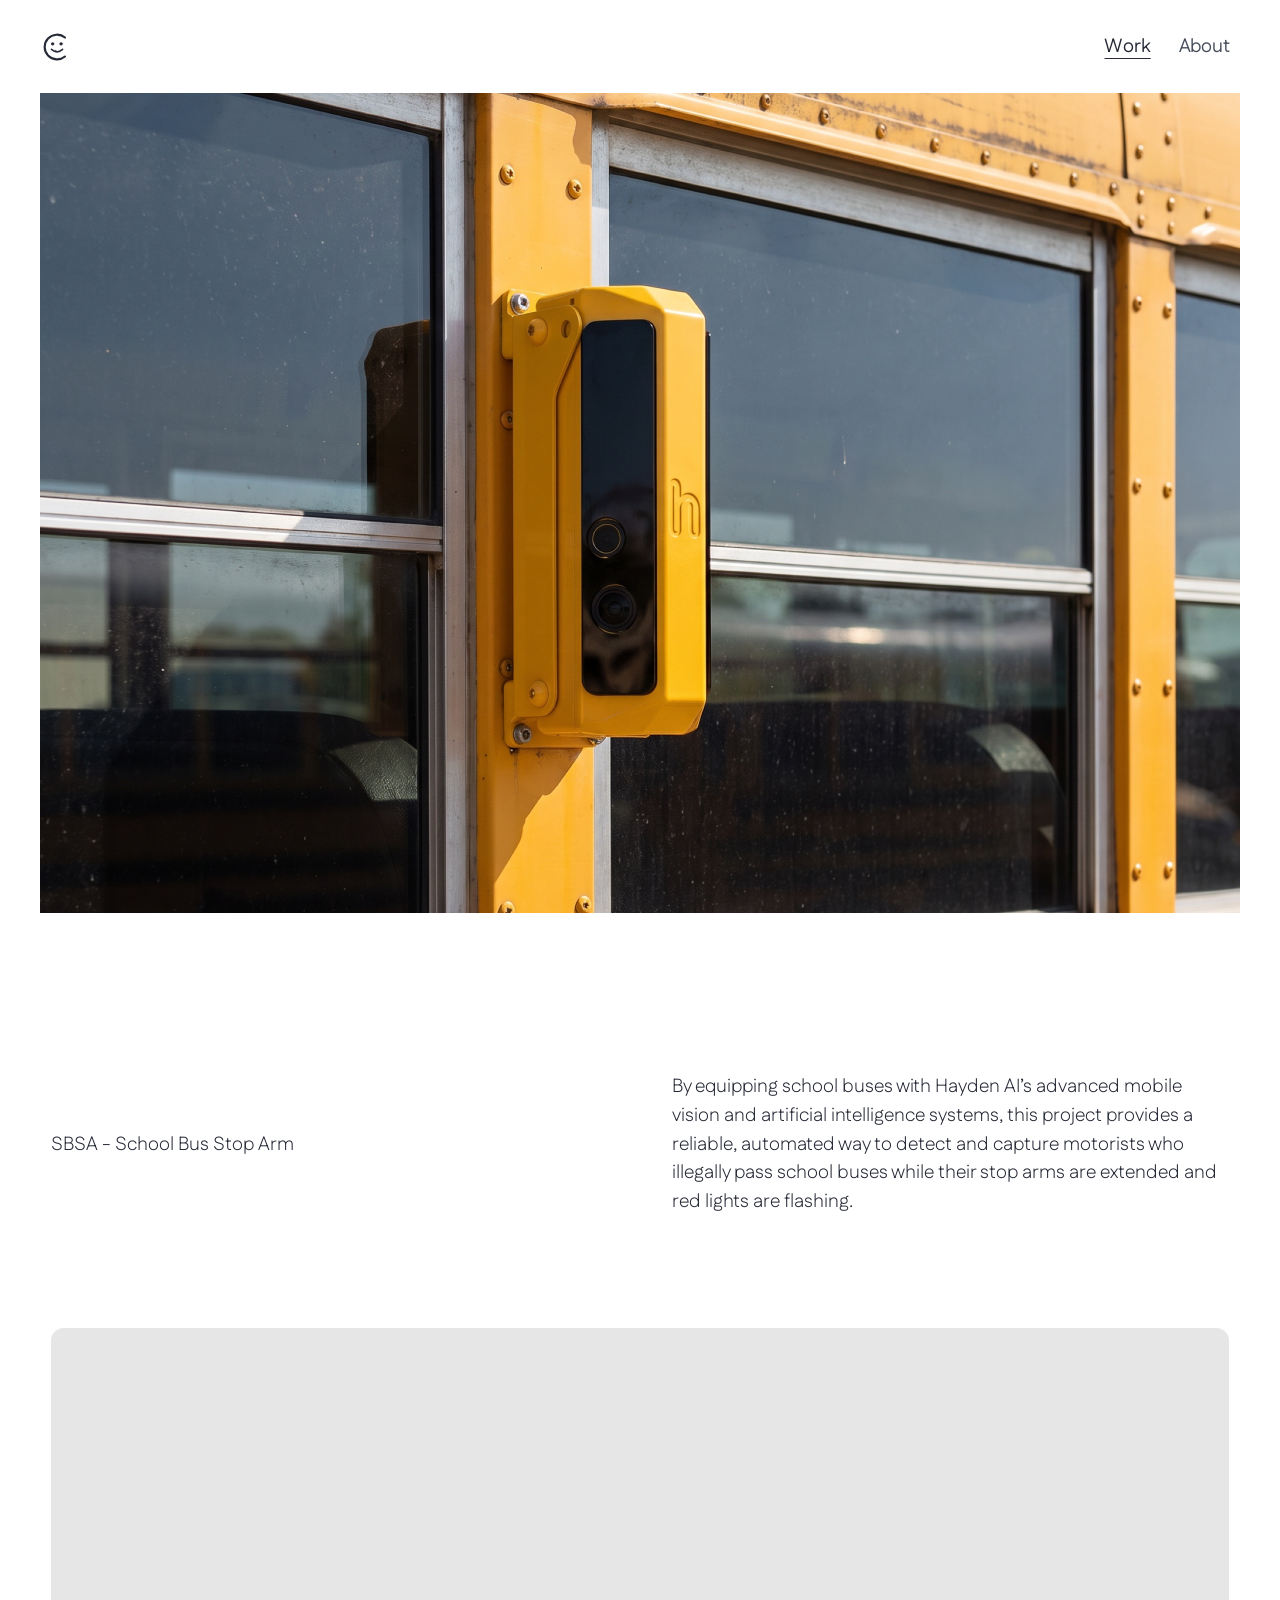
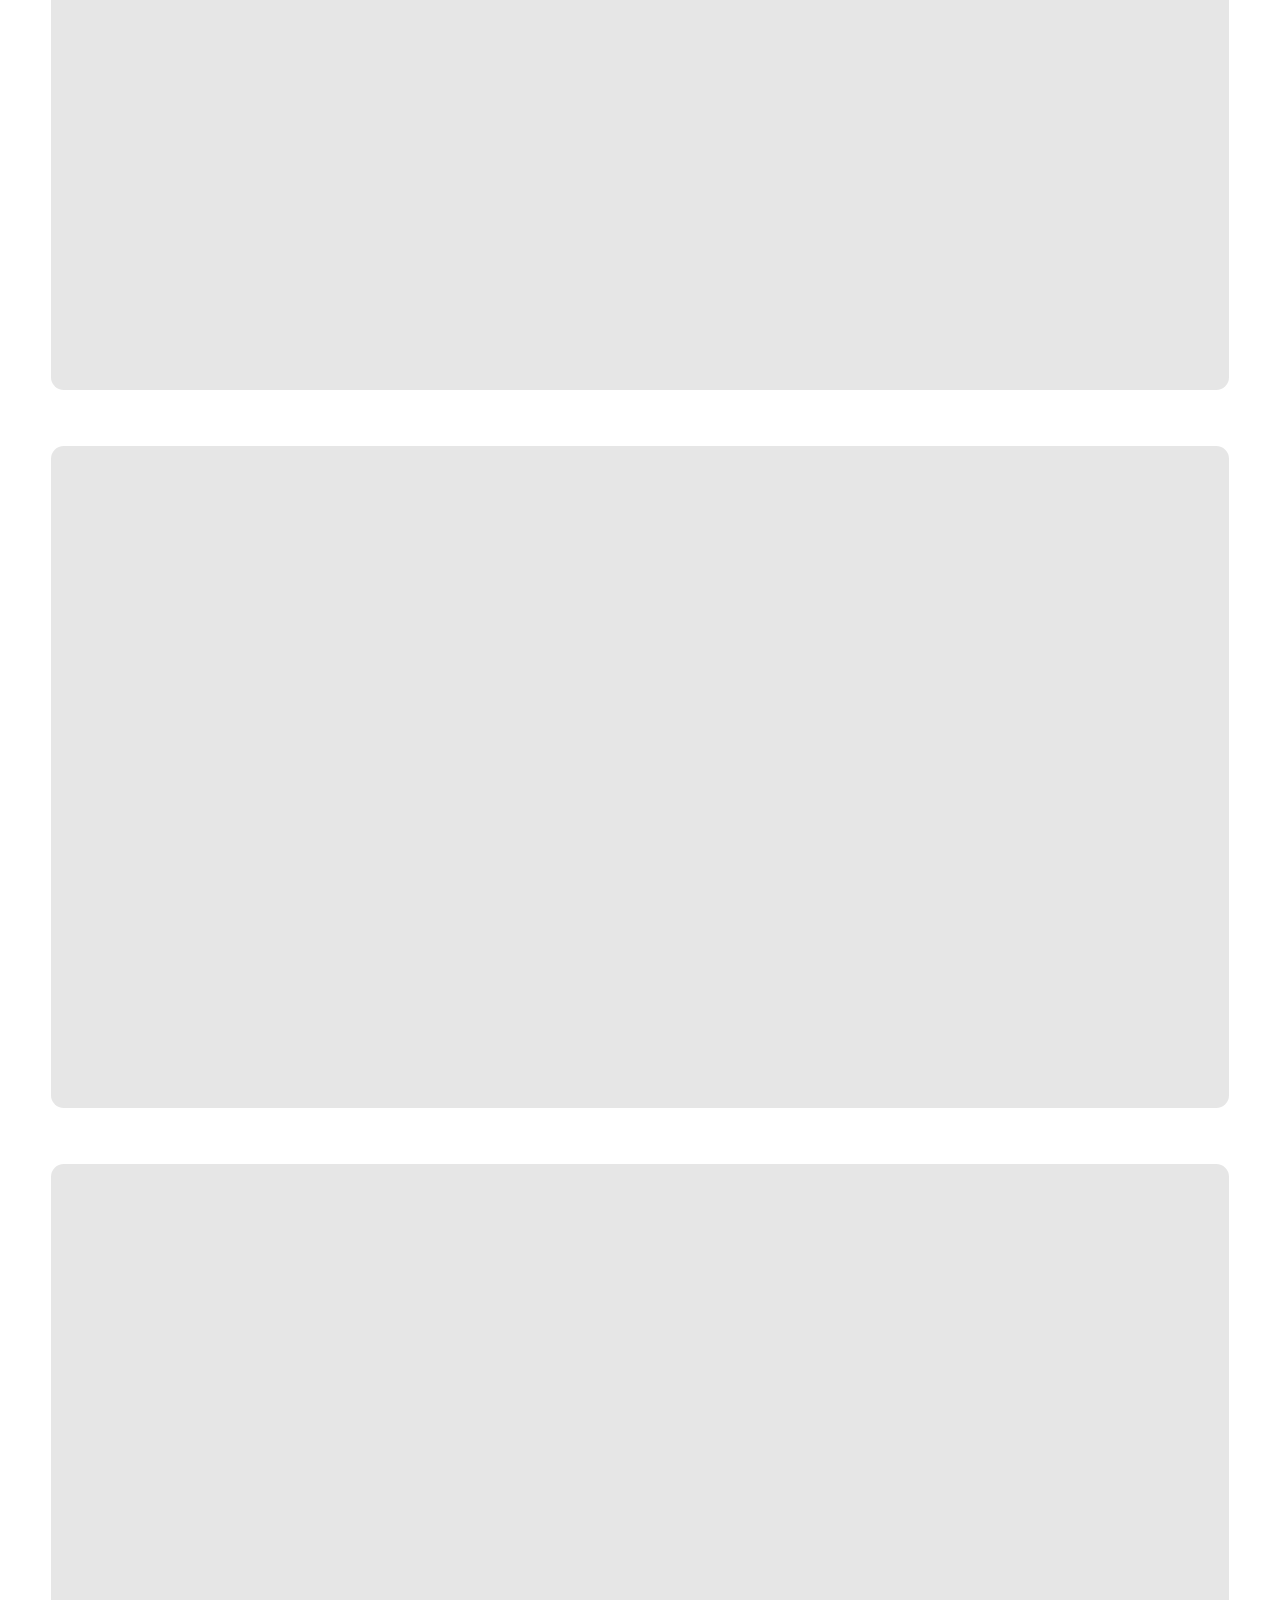
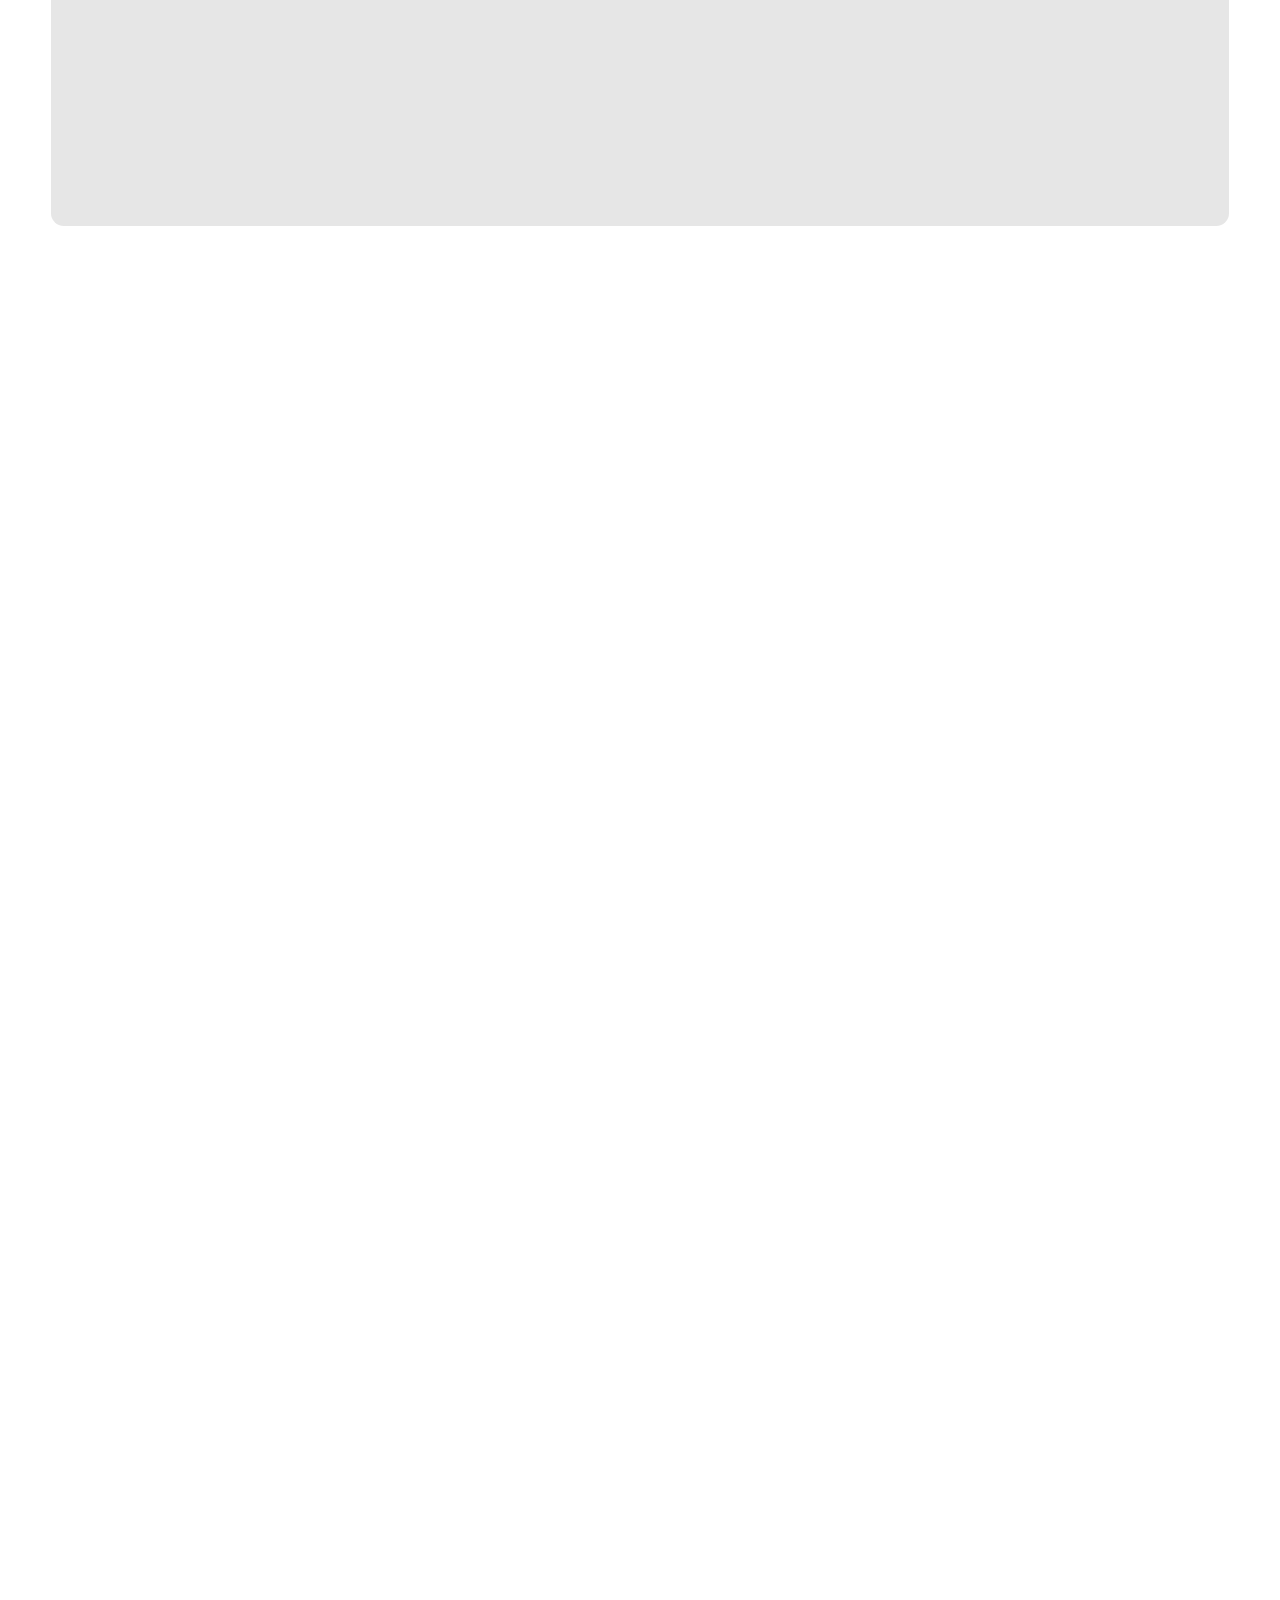
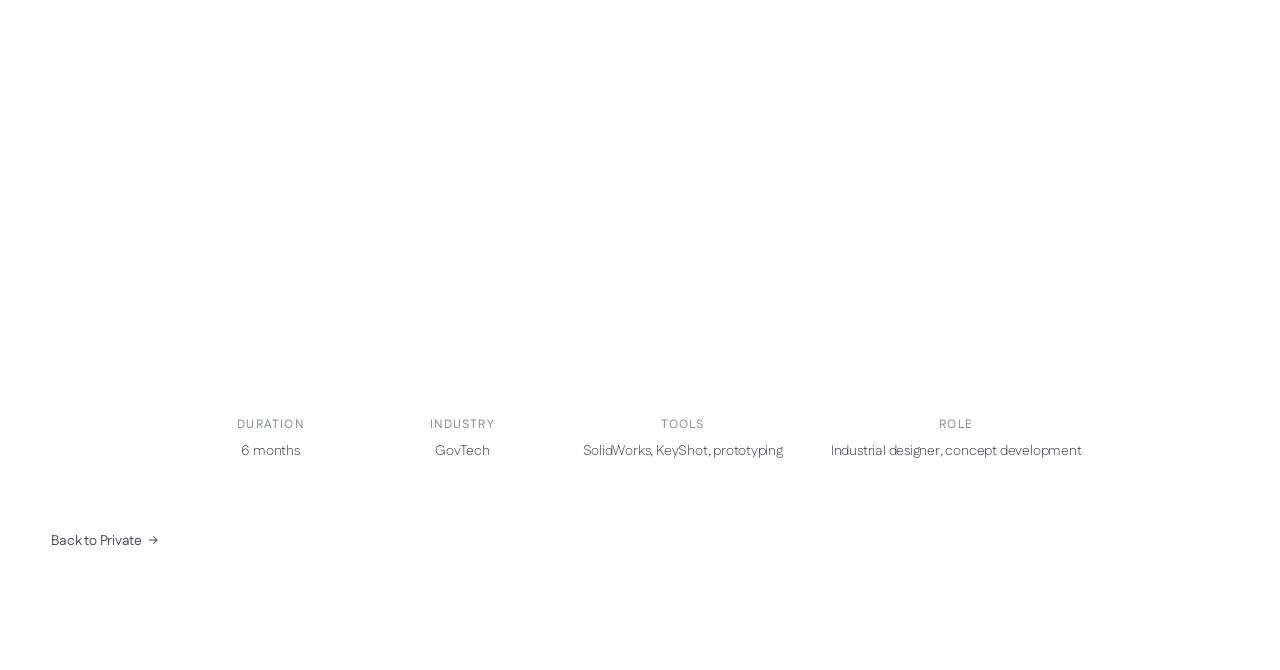
<file: projects/private/private-a.html>
<!DOCTYPE html>
<html lang="en">
<head>
  <meta charset="utf-8">
  <meta name="viewport" content="width=device-width, initial-scale=1">
  <title>SBSA - School Bus Stop Arm — Private — Cindy Lopez</title>
  <meta name="description" content="Private, SBSA - School Bus Stop Arm. Industrial design work by Cindy Lopez.">
  <link rel="preconnect" href="https://fonts.googleapis.com">
  <link rel="preconnect" href="https://fonts.gstatic.com" crossorigin>
  <link rel="stylesheet" href="https://fonts.googleapis.com/css2?family=Fustat:wght@300;400;500;600&family=Instrument+Serif:ital@0;1&display=swap">
  <link rel="stylesheet" href="../../css/style.css?v=108">
</head>
<body>
  <a class="skip-link" href="#project">Skip to content</a>

  <header class="site-header">
    <nav class="nav" aria-label="Primary">
      <a class="nav__name" href="../../index.html" aria-label="Cindy Lopez — home">
        <svg class="logo" viewBox="0 0 40 40" aria-hidden="true" focusable="false">
          <!-- C: 260 degrees of arc, opening to the right — also the face -->
          <path class="logo__c" d="M28.36 10.04 A13 13 0 1 0 28.36 29.96"/>
          <circle class="logo__eye" cx="15.4" cy="16.6" r="1.75"/>
          <circle class="logo__eye logo__eye--right" cx="24.2" cy="16.6" r="1.75"/>
          <!-- the closed eye, swapped in for the right one on hover -->
          <path class="logo__wink" d="M22.3 16.9 Q24.2 15.1 26.1 16.9"/>
          <path class="logo__smile" d="M14.2 22.4 Q20 27.6 25.8 22.4"/>
          <!-- tongue, unrolls from the corner of the mouth -->
          <path class="logo__tongue" d="M15.7 23.6 Q14.4 29.6 18.9 25.2 Z"/>
        </svg>
      </a>
      <ul class="nav__links">
        <li><a href="../../index.html" aria-current="page">Work</a></li>
        <li><a href="../../about.html">About</a></li>
      </ul>
    </nav>
  </header>

  <main id="project" class="case">
    <div id="project-content">
      <!-- HERO SHOT — first thing on the page, edge to edge. -->
      <figure class="case-hero bleed">
        <img src="../../Images%20SB/web/hero-firefly.jpg" width="2400" height="2400"
             decoding="async" alt="SBSA camera unit mounted between the windows of a school bus">
      </figure>


      <section class="hero">
        <h1 class="hero__title" data-split="words">SBSA - School Bus Stop Arm</h1>
        <p class="hero__body">By equipping school buses with Hayden AI’s advanced mobile vision and artificial intelligence systems, this project provides a reliable, automated way to detect and capture motorists who illegally pass school buses while their stop arms are extended and red lights are flashing.</p>
      </section>

      <figure class="case-figure case-figure--grey">
        <img src="../../Images%20SB/web/proto-front.png" width="2000" height="1124" loading="lazy" decoding="async" alt="Prototype, front view">
      </figure>
      <figure class="case-figure case-figure--grey">
        <img src="../../Images%20SB/web/proto-front-side.png" width="2000" height="1124" loading="lazy" decoding="async" alt="Prototype, front side view">
      </figure>
      <figure class="case-figure case-figure--grey">
        <img src="../../Images%20SB/web/proto-back-side.png" width="2000" height="1124" loading="lazy" decoding="async" alt="Prototype, back side view">
      </figure>
      <figure class="case-figure">
        <img src="../../Images%20SB/web/image-views-grey.jpg?v=2" width="2400" height="1350" loading="lazy" decoding="async" alt="SBSA image views">
      </figure>
      <figure class="case-figure">
        <img src="../../Images%20SB/web/sbsa-sketches.jpg" width="2400" height="1350" loading="lazy" decoding="async" alt="SBSA sketches">
      </figure>
      <figure class="case-figure">
        <img src="../../Images%20SB/web/sketches.jpg" width="2400" height="1350" loading="lazy" decoding="async" alt="SBSA sketches and form studies">
      </figure>
      <figure class="case-figure">
        <img src="../../Images%20SB/web/internals-parts.jpg" width="2400" height="1800" loading="lazy" decoding="async" alt="Housing, cover plate and electronics laid out">
      </figure>
      <figure class="case-figure">
        <img src="../../Images%20SB/web/install-bus.jpg" width="2400" height="2024" loading="lazy" decoding="async" alt="Installing the unit on the side of a school bus">
      </figure>

      <figure class="case-figure">
        <img src="../../Images%20SB/web/chub-bus.jpg" width="2400" height="1350" loading="lazy" decoding="async" alt="SBSA camera hub mounted on the bus">
      </figure>

      <!-- SPEC ROW — swap in the real duration, industry and tools. -->
      <dl class="case-meta">
        <div>
          <dt>Duration</dt>
          <dd>6 months</dd>
        </div>
        <div>
          <dt>Industry</dt>
          <dd>GovTech</dd>
        </div>
        <div>
          <dt>Tools</dt>
          <dd>SolidWorks, KeyShot, prototyping</dd>
        </div>
        <div>
          <dt>Role</dt>
          <dd>Industrial designer, concept development</dd>
        </div>
      </dl>

      <section class="about-teaser">
        <p><a class="link-arrow" href="index.html">Back to Private</a></p>
      </section>
    </div>
  </main>
  <script src="../../js/reveal.js?v=90"></script>
</body>
</html>
</file>
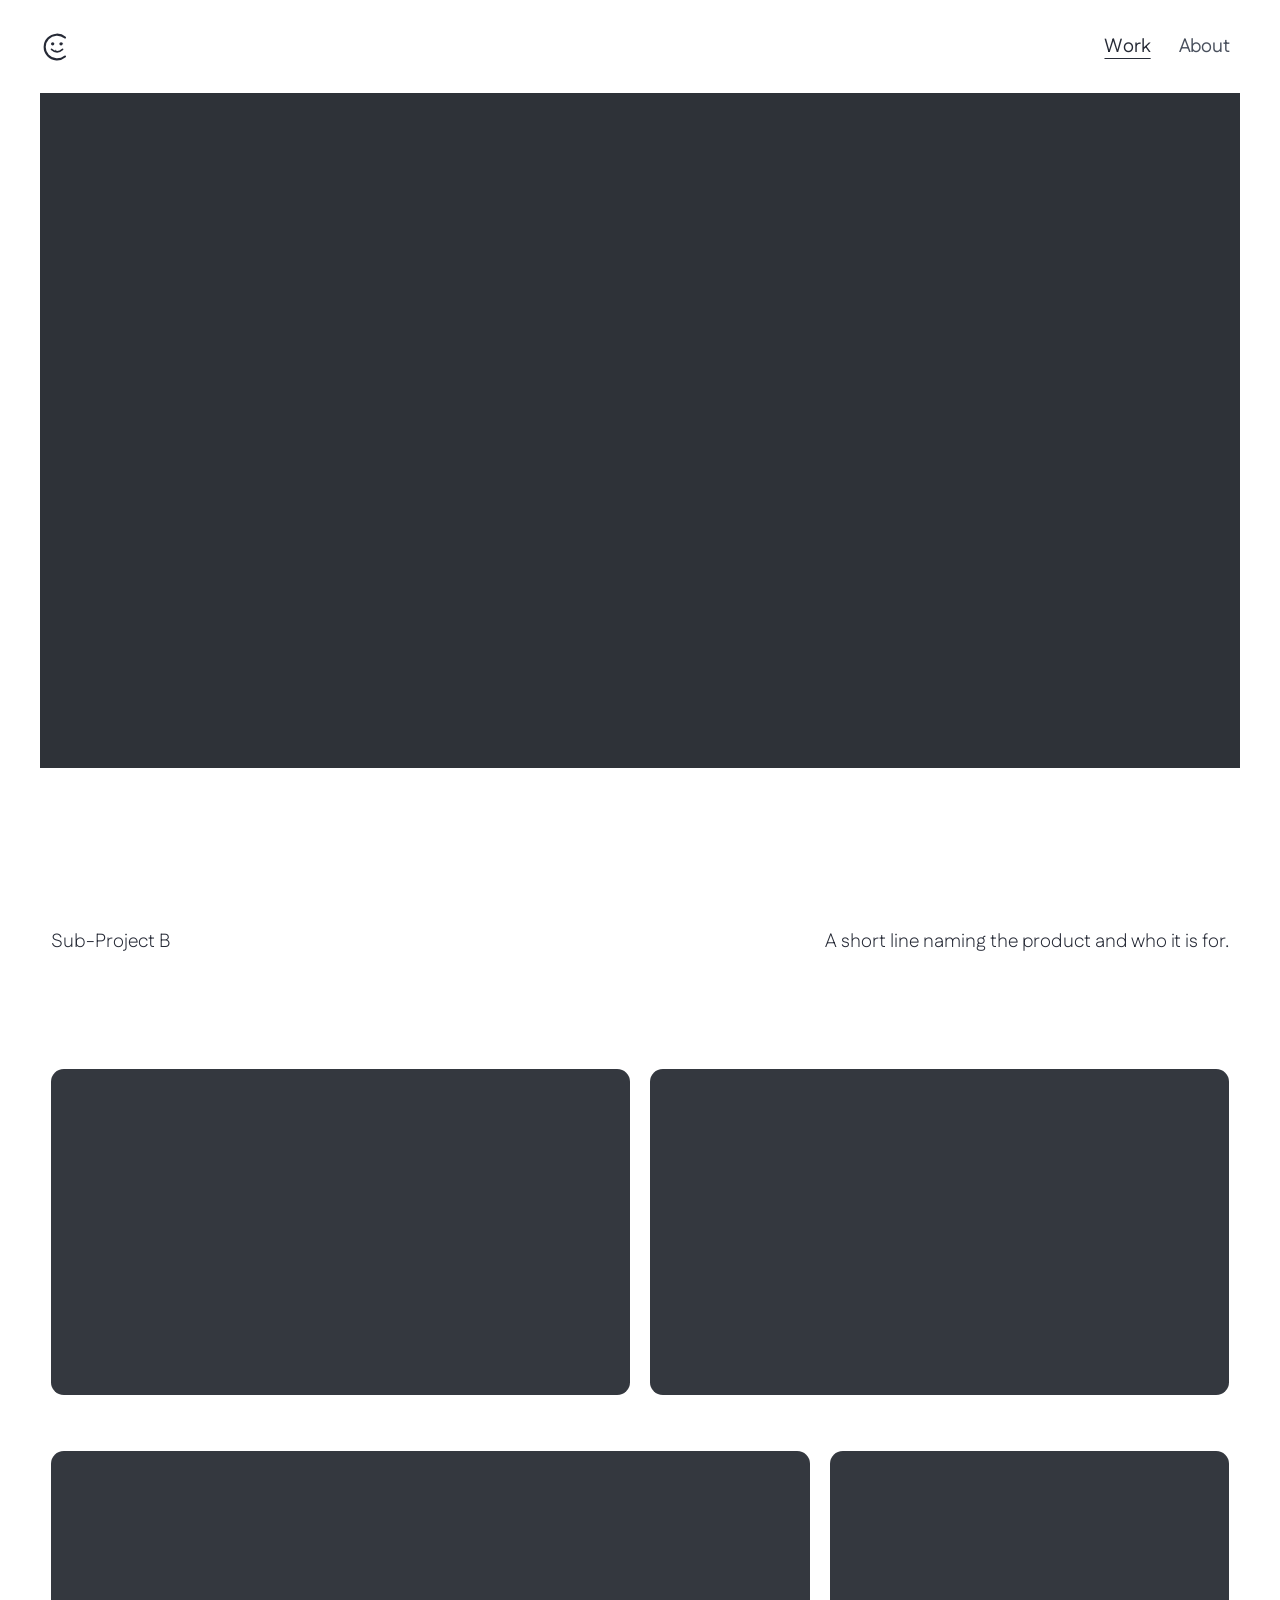
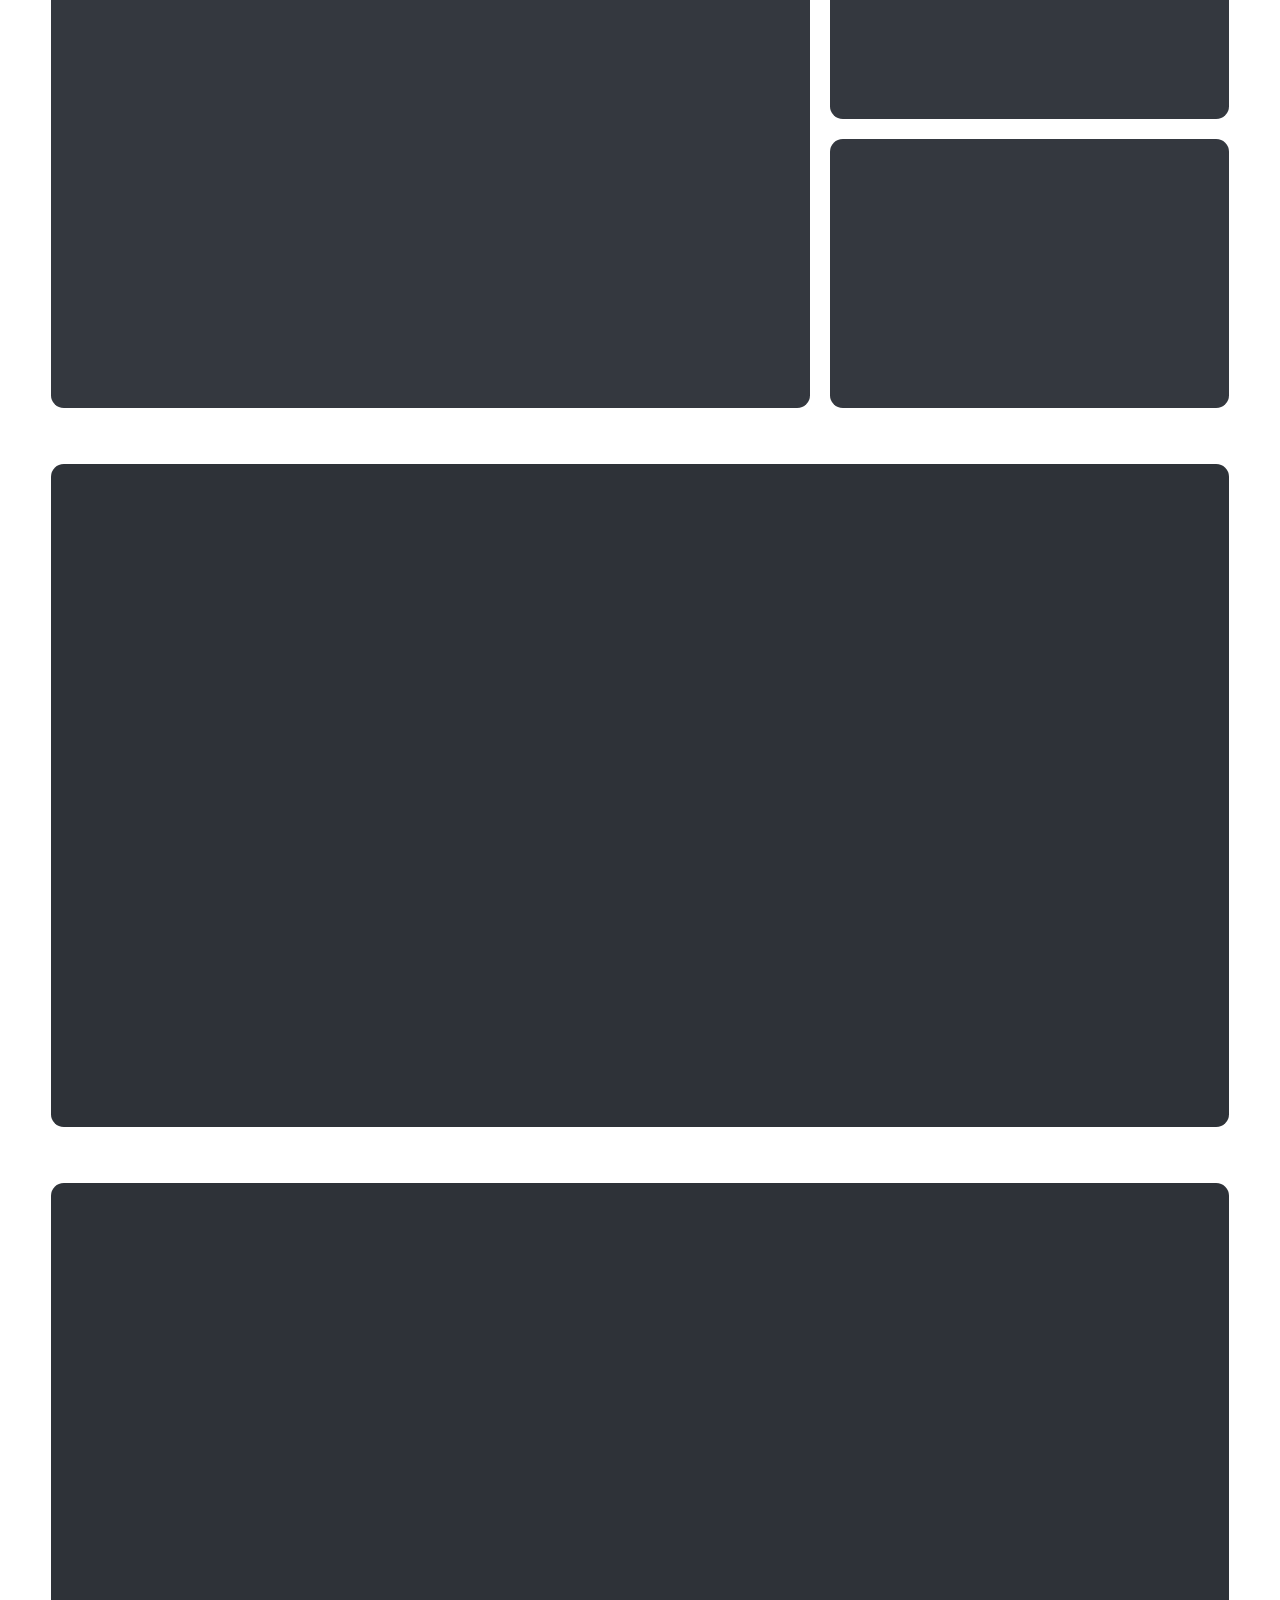
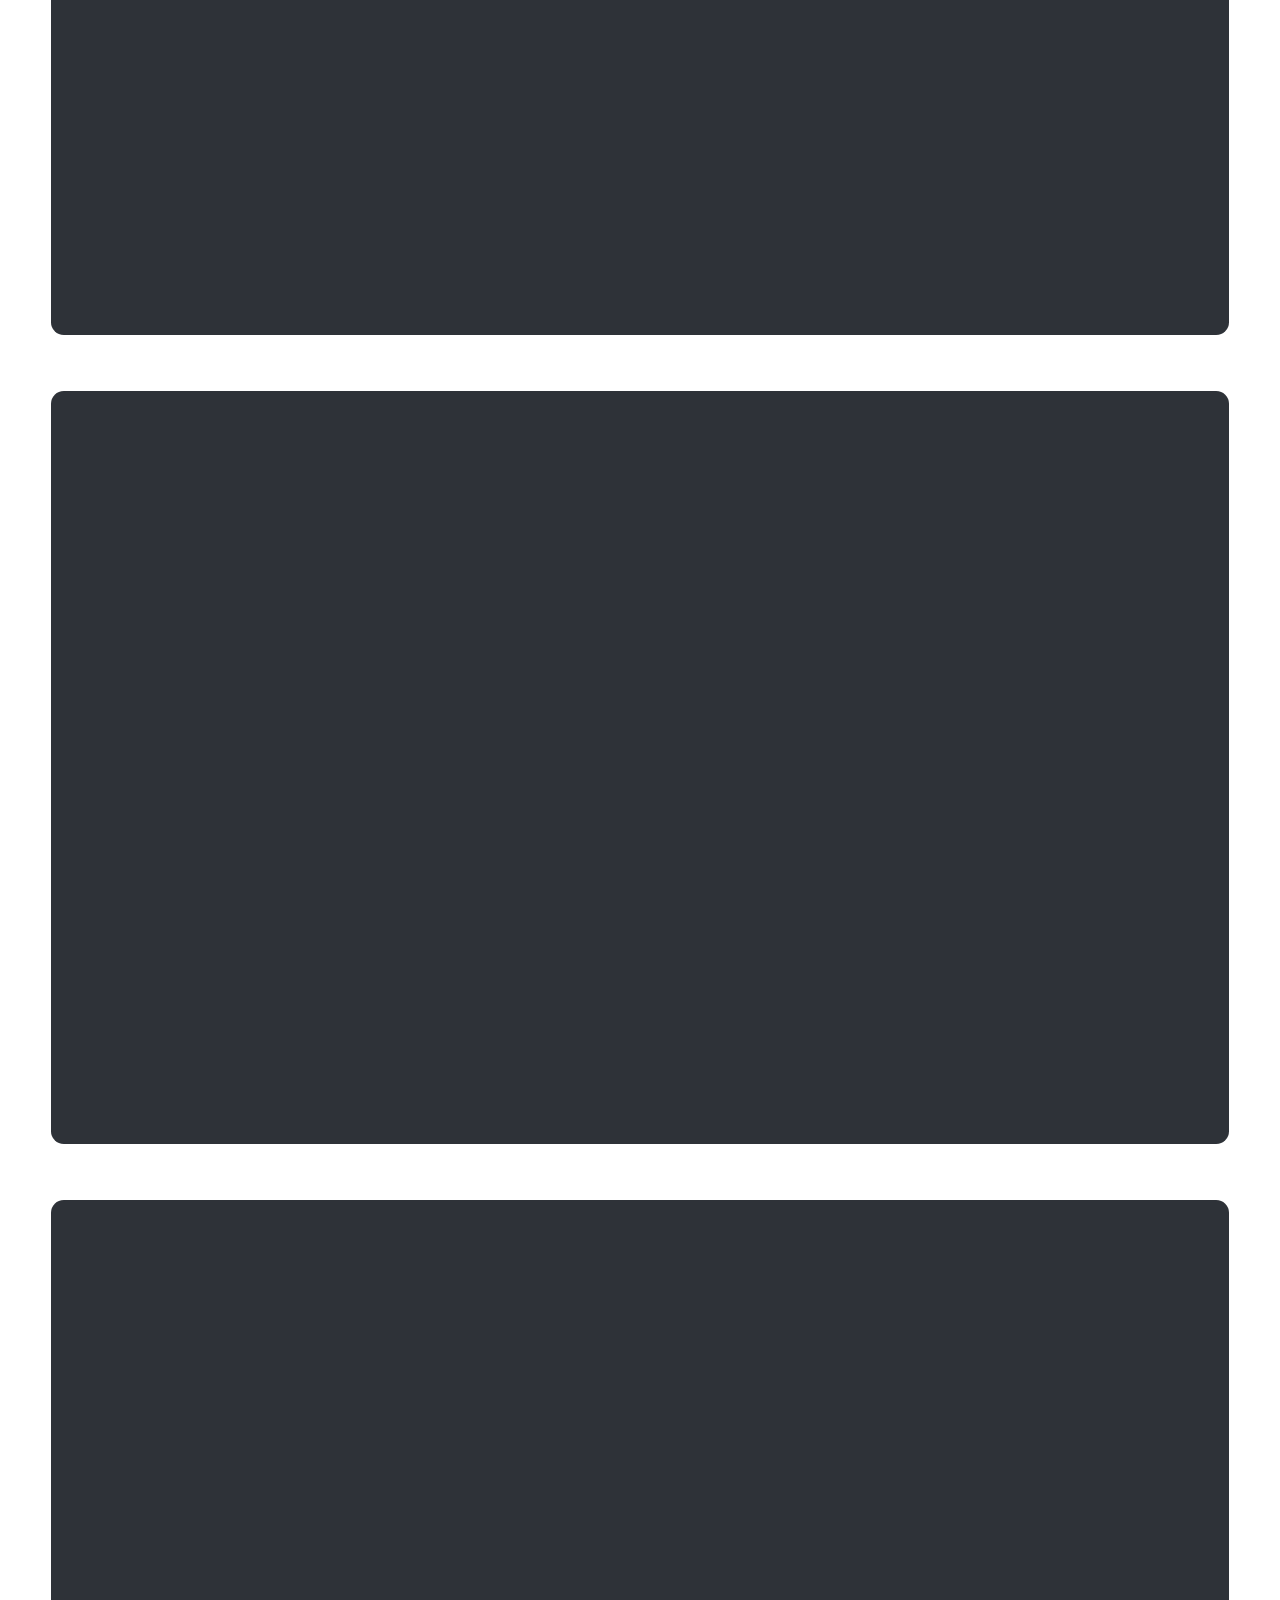
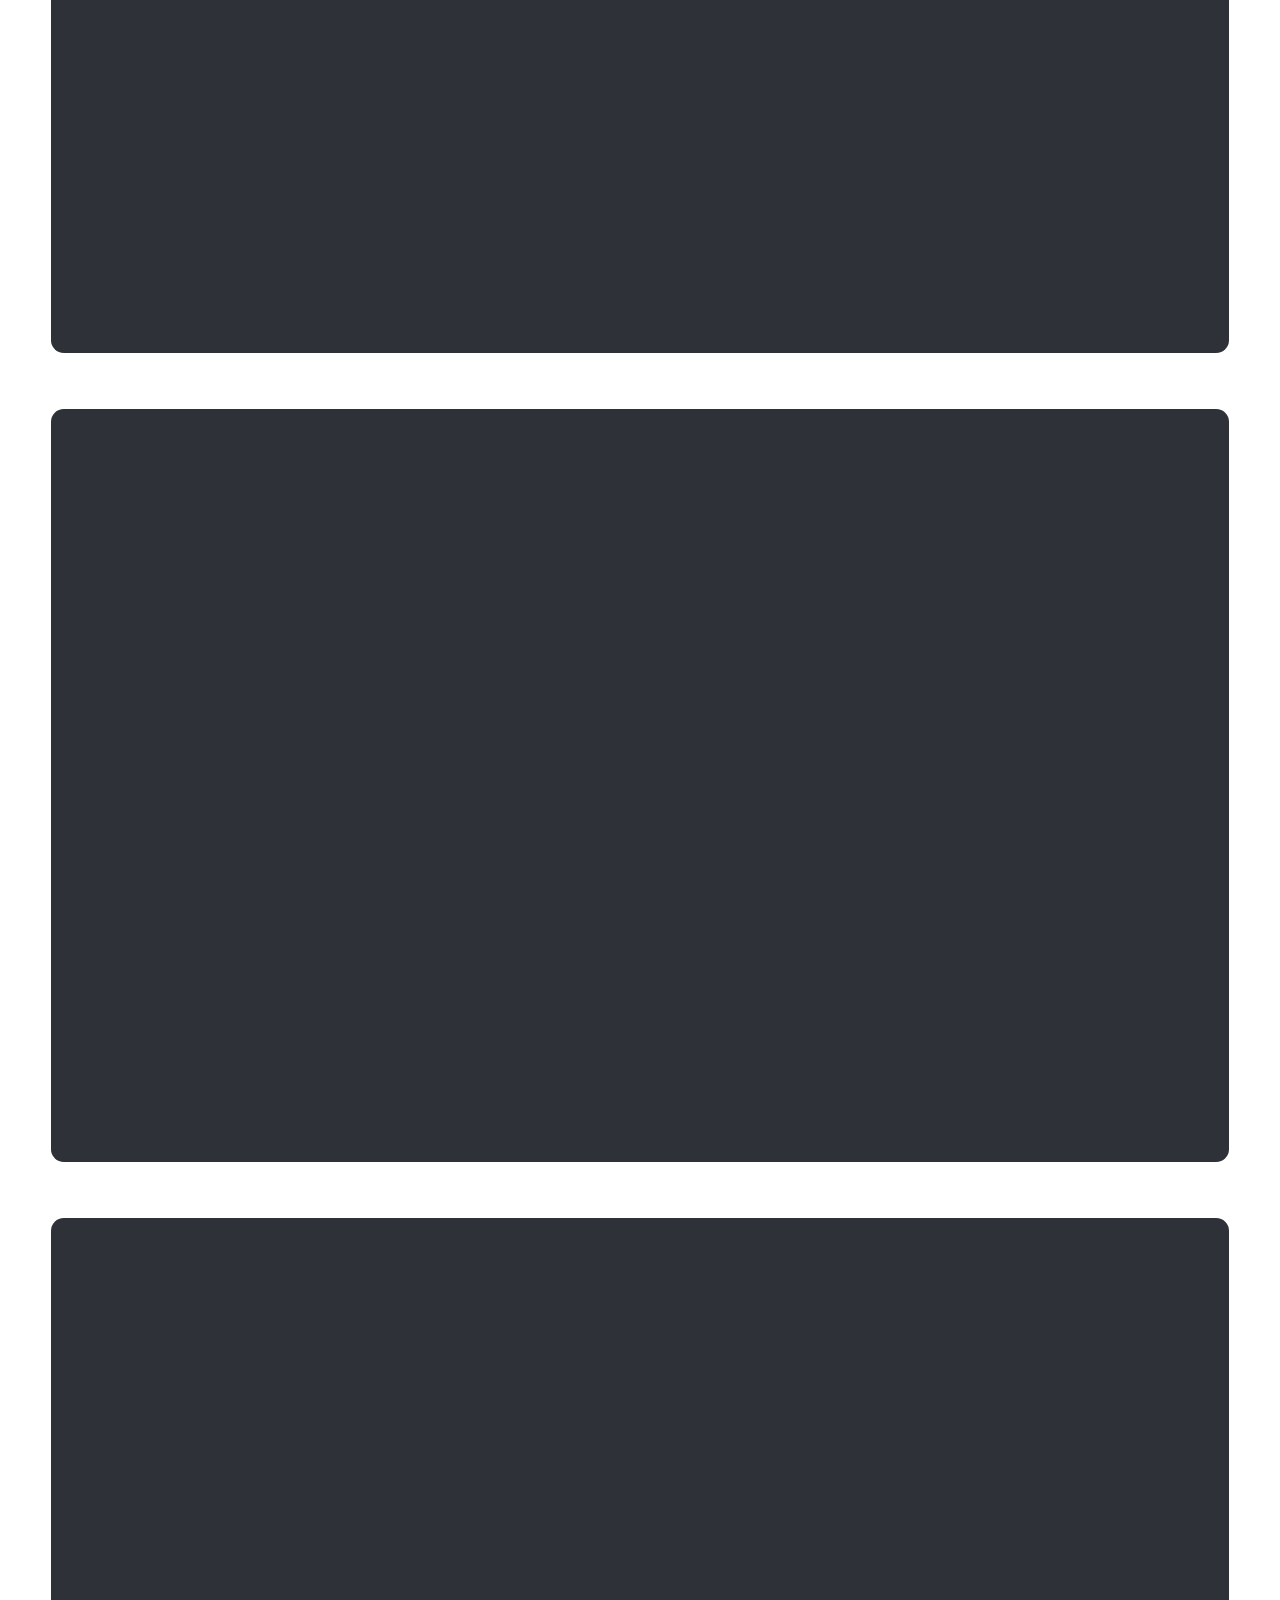
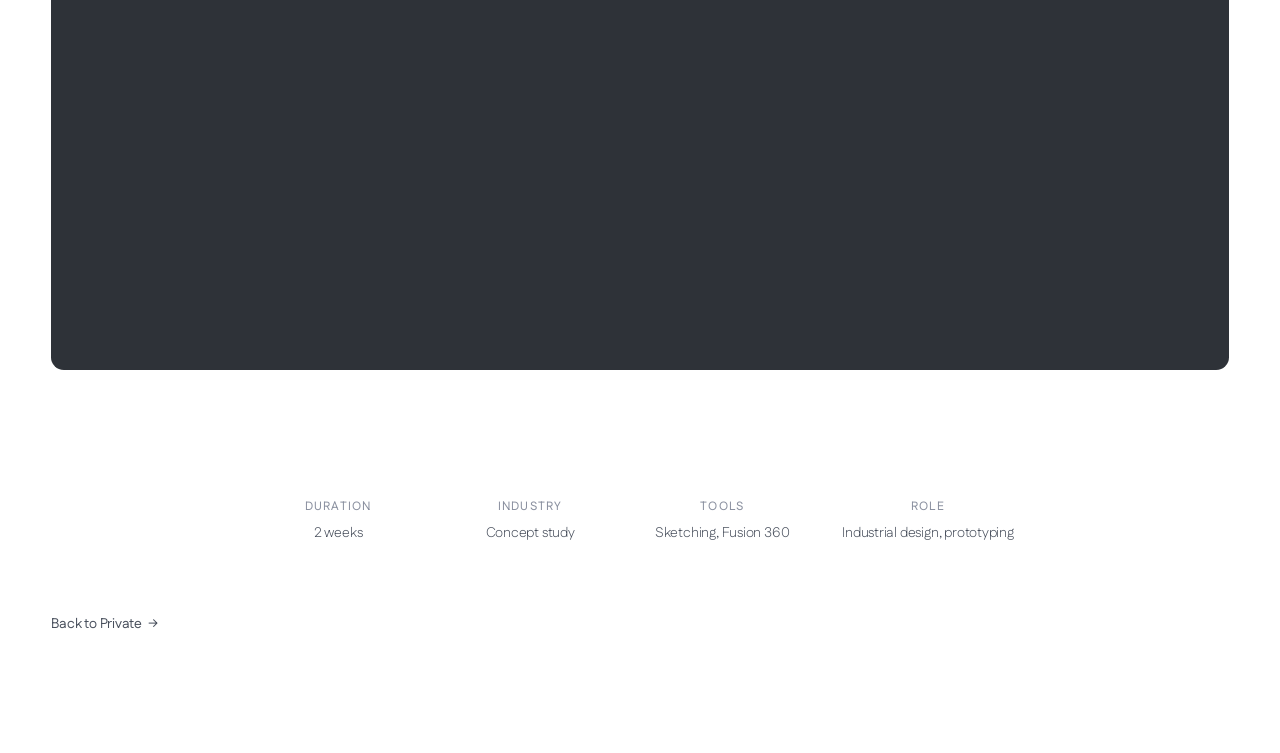
<file: projects/private/private-b.html>
<!DOCTYPE html>
<html lang="en">
<head>
  <meta charset="utf-8">
  <meta name="viewport" content="width=device-width, initial-scale=1">
  <title>Sub-Project B — Private — Cindy Lopez</title>
  <meta name="description" content="Private, Sub-Project B. Industrial design work by Cindy Lopez.">
  <link rel="preconnect" href="https://fonts.googleapis.com">
  <link rel="preconnect" href="https://fonts.gstatic.com" crossorigin>
  <link rel="stylesheet" href="https://fonts.googleapis.com/css2?family=Fustat:wght@300;400;500;600&family=Instrument+Serif:ital@0;1&display=swap">
  <link rel="stylesheet" href="../../css/style.css?v=108">
</head>
<body>
  <a class="skip-link" href="#project">Skip to content</a>

  <header class="site-header">
    <nav class="nav" aria-label="Primary">
      <a class="nav__name" href="../../index.html" aria-label="Cindy Lopez — home">
        <svg class="logo" viewBox="0 0 40 40" aria-hidden="true" focusable="false">
          <!-- C: 260 degrees of arc, opening to the right — also the face -->
          <path class="logo__c" d="M28.36 10.04 A13 13 0 1 0 28.36 29.96"/>
          <circle class="logo__eye" cx="15.4" cy="16.6" r="1.75"/>
          <circle class="logo__eye logo__eye--right" cx="24.2" cy="16.6" r="1.75"/>
          <!-- the closed eye, swapped in for the right one on hover -->
          <path class="logo__wink" d="M22.3 16.9 Q24.2 15.1 26.1 16.9"/>
          <path class="logo__smile" d="M14.2 22.4 Q20 27.6 25.8 22.4"/>
          <!-- tongue, unrolls from the corner of the mouth -->
          <path class="logo__tongue" d="M15.7 23.6 Q14.4 29.6 18.9 25.2 Z"/>
        </svg>
      </a>
      <ul class="nav__links">
        <li><a href="../../index.html" aria-current="page">Work</a></li>
        <li><a href="../../about.html">About</a></li>
      </ul>
    </nav>
  </header>

  <main id="project" class="case">
    <div id="project-content">
      <!-- HERO SHOT — first thing on the page, edge to edge. -->
      <figure class="case-hero bleed">
        <img src="../../images/placeholder-16x9.svg" width="1600" height="900"
             decoding="async" alt="">
      </figure>


      <section class="hero">
        <h1 class="hero__title" data-split="words">Sub-Project B</h1>
        <p class="hero__body">A short line naming the product and who it is for.</p>
      </section>

      <!-- Two side by side -->
      <div class="case-figures">
        <figure class="case-figure">
          <img src="../../images/placeholder-4x3.svg" width="1200" height="900" loading="lazy" decoding="async" alt="">
        </figure>
        <figure class="case-figure">
          <img src="../../images/placeholder-4x3.svg" width="1200" height="900" loading="lazy" decoding="async" alt="">
        </figure>
      </div>

      <!-- One large with two stacked beside it -->
      <div class="case-trio">
        <figure class="case-figure case-figure--lg">
          <img src="../../images/placeholder-4x3.svg" width="1200" height="900" loading="lazy" decoding="async" alt="">
        </figure>
        <figure class="case-figure">
          <img src="../../images/placeholder-4x3.svg" width="1200" height="900" loading="lazy" decoding="async" alt="">
        </figure>
        <figure class="case-figure">
          <img src="../../images/placeholder-4x3.svg" width="1200" height="900" loading="lazy" decoding="async" alt="">
        </figure>
      </div>

      <!-- One across to close -->
      <figure class="case-figure">
        <img src="../../images/placeholder-16x9.svg" width="1600" height="900" loading="lazy" decoding="async" alt="">
      </figure>
      <!-- One image per row -->
        <div class="case-row">
          <div class="carousel">
            <img src="../../images/placeholder-16x9.svg" width="1600" height="900" loading="lazy" decoding="async" alt="">
            <img src="../../images/placeholder-4x3.svg" width="1200" height="900" loading="lazy" decoding="async" alt="">
            <img src="../../images/placeholder-16x9.svg" width="1600" height="900" loading="lazy" decoding="async" alt="">
          </div>
        </div>

        <div class="case-row">
          <figure class="case-figure">
            <img src="../../images/placeholder-16x9.svg" width="1600" height="900" loading="lazy" decoding="async" alt="">
          </figure>
        </div>

        <div class="case-row">
          <figure class="case-figure">
            <img src="../../images/placeholder-16x9.svg" width="1600" height="900" loading="lazy" decoding="async" alt="">
          </figure>
        </div>

        <div class="case-row">
          <figure class="case-figure">
            <img src="../../images/placeholder-16x9.svg" width="1600" height="900" loading="lazy" decoding="async" alt="">
          </figure>
        </div>

        <div class="case-row">
          <figure class="case-figure">
            <img src="../../images/placeholder-16x9.svg" width="1600" height="900" loading="lazy" decoding="async" alt="">
          </figure>
        </div>

      <!-- SPEC ROW — swap in the real duration, industry and tools. -->
      <dl class="case-meta">
        <div>
          <dt>Duration</dt>
          <dd>2 weeks</dd>
        </div>
        <div>
          <dt>Industry</dt>
          <dd>Concept study</dd>
        </div>
        <div>
          <dt>Tools</dt>
          <dd>Sketching, Fusion 360</dd>
        </div>
        <div>
          <dt>Role</dt>
          <dd>Industrial design, prototyping</dd>
        </div>
      </dl>

      <section class="about-teaser">
        <p><a class="link-arrow" href="index.html">Back to Private</a></p>
      </section>
    </div>
  </main>
  <script src="../../js/reveal.js?v=90"></script>
</body>
</html>
</file>
<file: css/style.css>
/* ---------------------------------------------------------------
   Cindy Lopez — industrial design portfolio
   Single stylesheet. No build step, no dependencies.
   Tokens live in :root; adjust there before touching components.
   --------------------------------------------------------------- */

:root {
  --ink:        #262a36;
  --ink-soft:   #49505d;
  --ink-faint:  #8b91a0;
  --paper:      #ffffff;
  --rule:       #e4e7ed;
  --accent:     #2e00d4;
  --hot-pink:   #e0116f;

  --measure:    52ch;
  /* Full-bleed: the layout spans the viewport, held off the edges only by the
     gutter. Reading copy is still constrained by --measure. */
  /* One shared content width for the whole site — header, page content and
     footer all sit in it, which is what keeps the footer line aligned with the
     content above it on every page. Matches the homepage project grid. */
  --page:       1500px;
  --gutter:     clamp(1rem, 3vw, 2.5rem);

  /* Display step tops out near the reference's 63px hero. */
  --step-xl:    clamp(2.5rem, 1.4rem + 4.6vw, 3.95rem);
  --step-lg:    clamp(1.6rem, 1.2rem + 1.6vw, 2.25rem);
  --step-md:    clamp(1rem, 0.95rem + 0.3vw, 1.2rem);
  --step-sm:    0.875rem;
  --step-xs:    0.75rem;

  /* Hero copy size shared by the case pages and the About page, so the title
     and the paragraph under it read at one size on both. A notch under
     --step-md. Change it here and both pages move together. */
  --hero-copy:  clamp(1rem, 0.95rem + 0.3vw, 1.2rem);

  /* Corner radius shared by the homepage tiles and the case-page images, so
     the two cannot drift apart. Change it here only. */
  --radius-tile: clamp(6px, 1vw, 16px);

  --sans:   "Fustat", ui-sans-serif, -apple-system, "Helvetica Neue", Arial, sans-serif;
  --serif:  "Instrument Serif", ui-serif, Georgia, "Times New Roman", serif;
  --bubbly: "Fredoka", "Baloo 2", ui-rounded, system-ui, sans-serif;

  --ease: cubic-bezier(0.22, 0.61, 0.36, 1);
  /* Long, decelerating tail — the "smooth" in the hero reveal. */
  --ease-soft: cubic-bezier(0.16, 1, 0.3, 1);
}

/* Light only — the page stays white even if the OS prefers dark. Declaring
   color-scheme keeps form controls and scrollbars light to match. */
:root { color-scheme: light; }

*, *::before, *::after { box-sizing: border-box; }

html {
  -webkit-text-size-adjust: 100%;
  scroll-behavior: smooth;
}

body {
  margin: 0;
  background: var(--paper);
  color: var(--ink);
  font-family: var(--sans);
  font-size: var(--step-md);
  font-weight: 400;
  line-height: 1.55;
  letter-spacing: -0.011em;
  text-align: center;
  -webkit-font-smoothing: antialiased;
  text-rendering: optimizeLegibility;
}

img { max-width: 100%; height: auto; display: block; }

a { color: inherit; }

.skip-link {
  position: absolute;
  left: -9999px;
  top: 0;
  padding: 0.75rem 1rem;
  background: var(--ink);
  color: var(--paper);
  z-index: 20;
}
.skip-link:focus { left: 0; }

:focus-visible {
  outline: 2px solid var(--accent);
  outline-offset: 3px;
  border-radius: 2px;
}

/* --- shared layout ------------------------------------------------ */

main > *,
.site-footer {
  max-width: var(--page);
  margin-inline: auto;
  padding-inline: var(--gutter);
}

/* The header is the one exception: its band of background has to run the full
   width of the viewport, or content would show through beside it while
   scrolling under. So the element stays full width and the nav inside it takes
   the shared container instead — same max-width and padding as everything
   else, so the wordmark lines up with the content below it. */
.site-header .nav {
  max-width: var(--page);
  margin-inline: auto;
  padding-inline: var(--gutter);
}

/* --- header / nav ------------------------------------------------- */

.site-header {
  position: sticky;
  top: 0;
  z-index: 10;
  padding-block: clamp(1.1rem, 3vw, 1.6rem);
  background: var(--paper);
}

/* Wordmark hard left, links hard right. */
.nav {
  display: flex;
  flex-wrap: wrap;
  align-items: center;
  justify-content: space-between;
  gap: 0.75rem 1rem;
}

/* Logo mark, left. The link carries the accessible name; the SVG is decorative. */
.nav__name {
  display: inline-flex;
  align-items: center;
  line-height: 1;
  text-decoration: none;
  color: var(--ink);
}

/* The mark: an open C arc that doubles as a face, with two eyes and a smile.
   Everything inherits currentColor. */
.logo {
  display: block;
  /* The C fills 65% of the viewBox, so this width makes the visible letter
     about 1.3 times the height of the nav text beside it. */
  width: calc(var(--step-md) * 2);
  height: auto;
}

.logo path,
.logo line,
.logo circle {
  fill: none;
  stroke: currentColor;
  stroke-width: 2.2;
  stroke-linecap: round;
  stroke-linejoin: round;
}

/* Filled, not stroked. `.logo circle` is more specific than a bare class, so
   these need the extra .logo to win. */
.logo .logo__eye {
  fill: currentColor;
  stroke: none;
}

/* Lighter than the C, so the face reads before the ring does. Kept at the same
   ratio to the C's width as before, so thinning one thins the other in step. */
.logo .logo__smile { stroke-width: 1.7; }

/* The whole face tilts on hover, like a head cocked to one side. */
.logo {
  transform-origin: center;
  transition: transform 0.5s var(--ease-soft);
}

/* --- the wink -----------------------------------------------------
   Hover, click and keyboard focus all trigger it, so it is not
   mouse-only. The closed eye and the tongue are in the markup from the
   start and simply fade/scale in — nothing is injected. ------------- */

.logo__wink,
.logo__tongue,



.logo__tongue {
  fill: currentColor;
  stroke: none;
  /* Unrolls from the mouth corner it hangs off, not from its own centre. */
  transform: scale(0.25);
  transform-box: fill-box;
  transform-origin: top right;
}

.logo__eye--right,
.logo__wink,
.logo__tongue {
  transition: opacity 0.22s var(--ease), transform 0.32s var(--ease-soft);
}

.nav__name:hover .logo,
.nav__name:active .logo,
.nav__name:focus-visible .logo { transform: rotate(-10deg); }

.nav__name:hover .logo__eye--right,
.nav__name:active .logo__eye--right,
.nav__name:focus-visible .logo__eye--right { opacity: 0; }

.nav__name:hover .logo__wink,
.nav__name:active .logo__wink,
.nav__name:focus-visible .logo__wink { opacity: 1; }

.nav__name:hover .logo__tongue,
.nav__name:active .logo__tongue,
.nav__name:focus-visible .logo__tongue {
  opacity: 1;
  transform: scale(1);
}

/* A bigger tilt and a further-out tongue on the click itself. */
.nav__name:active .logo { transform: rotate(-16deg); }

.nav__links {
  display: flex;
  align-items: center;
  gap: 0.25rem;
  margin: 0;
  padding: 0;
  list-style: none;
  font-size: var(--step-md);
}

.nav__links a {
  display: block;
  padding: 0.4rem 0.75rem;
  text-decoration: none;
  color: var(--ink-soft);
  transition: color 0.2s var(--ease);
}

.nav__links a:hover { color: var(--ink); }

/* Current page marked with an underline rather than a filled pill, so the
   header stays entirely white. */
.nav__links a[aria-current="page"] {
  color: var(--ink);
  text-decoration: underline;
  text-decoration-thickness: 1px;
  text-underline-offset: 0.32em;
}

/* --- hero --------------------------------------------------------- */

/* Generous gap below the intro before the work begins. */
.hero { padding-block: clamp(3.5rem, 11vw, 8rem) clamp(5.5rem, 14vw, 10rem); }

.hero__title {
  max-width: 22ch;
  margin: 0 auto clamp(1.25rem, 3vw, 1.75rem);
  font-size: var(--step-xl);
  font-weight: 400;
  line-height: 1.04;
  letter-spacing: -0.04em;
  text-wrap: balance;
}

/* Instrument Serif italic for accented words. */
.hero em,
.prose em,
.accent-serif {
  font-family: var(--serif);
  font-style: italic;
  font-weight: 400;
  letter-spacing: -0.02em;
}

.hero__body {
  max-width: var(--measure);
  margin: 0 auto clamp(1.5rem, 4vw, 2rem);
  font-size: var(--hero-copy);
  font-weight: 300;
  line-height: 1.5;
  color: var(--ink-soft);
  text-wrap: pretty;
}

/* No action buttons following it — don't leave a dangling gap. */
.hero__body:last-child { margin-bottom: 0; }

.hero__actions {
  display: flex;
  flex-wrap: wrap;
  align-items: center;
  gap: 0.75rem 1.25rem;
  justify-content: center;
}

/* Homepage only: the intro owns the first screen, so the work starts below
   the fold and has to be scrolled to. 100svh rather than vh so mobile browser
   chrome cannot push the tiles into view. The subtraction is the sticky
   header, which sits in flow above this. */
.hero--full {
  /* Subtracting less than the header's real height is deliberate: the header
     ranges from ~63px on phones to ~85px on desktop, and any subtraction at
     or above that leaves the first tile peeking over the fold. This keeps
     hero + header just past the viewport at every size. */
  min-height: calc(100svh - 3rem);
  display: flex;
  flex-direction: column;
  justify-content: center;
  align-items: center;
  padding-block: clamp(2rem, 5vw, 3rem);
}

/* Available to screen readers and search engines, invisible on screen. */
.visually-hidden {
  position: absolute;
  width: 1px;
  height: 1px;
  margin: -1px;
  padding: 0;
  overflow: hidden;
  clip-path: inset(50%);
  white-space: nowrap;
  border: 0;
}

/* "industrial designer" in hot pink. #e0116f rather than the CSS `hotpink`
   keyword, which only reaches 2.65:1 on white — well under the 4.5:1 needed
   to stay readable. This one measures 4.69:1 and still reads hot pink. */
.hero__body--intro em {
  color: var(--hot-pink);
  display: inline-block;
  transform-origin: center center;
  /* A little room on each side to inflate into. A transform does not reflow
     its neighbours, so without this the grown phrase simply overlaps the
     words either side of it. */
  padding-inline: 0.22em;
  margin-inline: -0.06em;
  /* Never stops — a slow sway, small enough to notice without nagging. */
  animation: designer-sway 3.4s ease-in-out infinite;
}

/* The scale lives on an inner span: the em is already animating transform,
   and an animation beats a transition on the same property, so the hover
   would never take effect if both sat on one element. */
.hero__body--intro em > span {
  display: inline-block;
  transform-origin: center center;
  /* Overshoots past 1 before settling — that slight bounce is what reads as
     inflating rather than simply scaling. */
  transition: transform 0.55s cubic-bezier(0.34, 1.56, 0.64, 1);
}

.hero__body--intro em:hover > span { transform: scale(1.07); }

@keyframes designer-sway {
  0%, 100% { transform: translate(0, 0) rotate(-1.5deg); }
  33%      { transform: translate(1px, -2px) rotate(1.5deg); }
  66%      { transform: translate(-1px, 1px) rotate(0.5deg); }
}

/* No heading above it any more, so the intro line fades in on its own. It is
   also the only copy on the first screen, so it is set larger than the rest.
   The measure tightens from 52ch to 44ch to stop the longer lines running
   past a comfortable reading width at the bigger size. */
.hero__body--intro {
  font-size: clamp(1.25rem, 1rem + 1vw, 1.8rem);
  line-height: 1.45;
  max-width: 44ch;
  /* Arrives slowly as the page settles — a long, decelerating fade rather
     than a pop. */
  animation: paragraph-in 1900ms var(--ease-soft) both;
  animation-delay: 250ms;
}

/* Down arrow pointing at the work below. */
.scroll-cue {
  display: inline-flex;
  margin-top: clamp(2.5rem, 6vw, 4rem);
  color: var(--ink-faint);
  transition: color 0.25s var(--ease);
  animation: cue-bob 2.6s ease-in-out 1.4s infinite;
}

.scroll-cue:hover { color: var(--ink); }

@keyframes cue-bob {
  0%, 100% { transform: translateY(0); }
  50%      { transform: translateY(7px); }
}

/* --- word reveal --------------------------------------------------
   Plain text until the inline splitter runs, so no-JS still reads.
   --stagger, --dur and --delay are all set by js/reveal.js, which owns the
   timings so the two files can't drift apart.
   ------------------------------------------------------------------ */

[data-split] .reveal__word { display: inline-block; white-space: nowrap; }

[data-split="done"] .reveal__word {
  animation: word-in var(--dur, 850ms) var(--ease-soft) both;
  animation-delay: calc(var(--i) * var(--stagger, 105ms));
}

/* Easing out of a blur is what stops it reading as a hard slide. */
@keyframes word-in {
  from { opacity: 0; transform: translateY(0.32em); filter: blur(8px); }
  to   { opacity: 1; transform: none; filter: blur(0); }
}

/* The paragraph arrives whole, once the heading has finished. */
[data-reveal="after"] {
  animation: paragraph-in var(--para-dur, 1260ms) var(--ease-soft) both;
  animation-delay: var(--delay, 0ms);
}

@keyframes paragraph-in {
  from { opacity: 0; transform: translateY(0.5rem); }
  to   { opacity: 1; transform: none; }
}

/* --- scroll reveal ------------------------------------------------
   Pure CSS, driven by the element's own position in the scrollport. No JS,
   which matters here: the effect starts elements at opacity 0, and a
   JS-driven version that failed to run would leave the page blank. Browsers
   without animation-timeline simply skip the whole block and show the content
   as normal, so the failure mode is "no animation", never "no content".
   ------------------------------------------------------------------ */

@supports (animation-timeline: view()) {
  @media (prefers-reduced-motion: no-preference) {
    /* One animation over the `cover` range — the whole span from an element
       first touching the bottom of the viewport to fully clearing the top.
       Doing it as a single animation matters: two animations both touching
       opacity would fight, because the second one's fill state overrides the
       first before its own range even begins.

       .case-section and .case-meta are absent on purpose; their children
       animate individually below, and animating both would multiply the two
       opacities together. */
    .case-figure,
    .case-figures,
    .project,
    .case-section .section-head,
    .case-section .prose {
      animation: drift-through linear both;
      animation-timeline: view();
      animation-range: cover 0% cover 100%;
    }

    /* A pair animates as one block; its figures must not animate again. */
    .case-figures .case-figure { animation: none; }

    /* The spec row is the last thing on a project page, so nothing below it
       can scroll it up and out of the viewport. Its `cover` progress therefore
       stalls partway — short of the 18% where drift-through reaches full
       opacity — and it would sit permanently faded and offset.

       `entry` fixes that: it completes as soon as the element is fully inside
       the viewport, which happens at the bottom of the page. drift-in is
       drift-through without the fade-out tail, so once arrived it stays. */
    .case-meta > div {
      animation: drift-in linear both;
      animation-timeline: view();
      animation-range: entry 0% entry 100%;
    }

    /* Staggered arrivals. Scroll-driven animations have no delay to stagger
       with — progress is tied to position, not time — so the offset comes
       from starting each item's range slightly later instead. */
    .case-meta > div:nth-child(1) { animation-range: entry 0%  entry 70%; }
    .case-meta > div:nth-child(2) { animation-range: entry 5%  entry 80%; }
    .case-meta > div:nth-child(3) { animation-range: entry 10% entry 90%; }
    .case-meta > div:nth-child(4) { animation-range: entry 15% entry 100%; }

    .case-section .section-head { animation-range: cover 1% cover 100%; }
    .case-section .prose        { animation-range: cover 5% cover 100%; }

    /* --- hero parallax ---------------------------------------------
       The image is already scaled past its frame by object-fit: cover, so it
       can drift inside .case-hero without exposing an edge. --------- */
    .case-hero { overflow: hidden; }

    .case-hero img {
      animation: hero-drift linear both;
      animation-timeline: view();
      animation-range: cover;
    }
  }
}

/* In at the start, held solid through the middle, out at the end. The wide
   hold is what keeps things readable while you are actually looking at them. */
/* Arrival only, no departure — for elements with nothing below them to scroll
   them back out. */
@keyframes drift-in {
  from { opacity: 0; transform: translateY(26px); }
  to   { opacity: 1; transform: none; }
}

@keyframes drift-through {
  0%   { opacity: 0; transform: translateY(26px); }
  18%  { opacity: 1; transform: none; }
  80%  { opacity: 1; transform: none; }
  100% { opacity: 0; transform: translateY(-26px); }
}

@keyframes hero-drift {
  from { transform: translateY(-5%) scale(1.14); }
  to   { transform: translateY(5%)  scale(1.14); }
}

/* --- page transitions ---------------------------------------------
   Cross-document, so it needs no JS. Browsers without the API simply
   navigate as before.
   ------------------------------------------------------------------ */

@view-transition { navigation: auto; }

::view-transition-old(root) { animation: vt-out 220ms var(--ease) both; }
::view-transition-new(root) { animation: vt-in 320ms var(--ease-soft) both; }

@keyframes vt-out { to { opacity: 0; } }
@keyframes vt-in { from { opacity: 0; transform: translateY(8px); } }

@media (prefers-reduced-motion: reduce) {
  @view-transition { navigation: none; }
}

/* --- buttons ------------------------------------------------------ */

.button {
  display: inline-flex;
  align-items: center;
  gap: 0.5rem;
  padding: 0.7rem 1.35rem;
  border: 1px solid transparent;
  border-radius: 999px;
  background: var(--ink);
  color: var(--paper);
  font-size: var(--step-sm);
  font-weight: 500;
  text-decoration: none;
  transition: transform 0.2s var(--ease), opacity 0.2s var(--ease);
}

.button:hover { transform: translateY(-2px); opacity: 0.9; }

.button--ghost {
  background: transparent;
  color: var(--ink);
  border-color: var(--rule);
}

.button--ghost:hover { border-color: var(--ink-faint); }

/* --- section header rows ------------------------------------------ */

/* Stacked and centred: label over title over link. No rule — the page uses
   whitespace rather than hairlines to separate sections. */
.section-head {
  display: flex;
  flex-direction: column;
  align-items: center;
  gap: 0.4rem;
  margin-bottom: clamp(1.5rem, 4vw, 2.5rem);
  padding-top: clamp(1.5rem, 4vw, 2.25rem);
}

.section-head__label,
.eyebrow {
  margin: 0;
  font-size: var(--step-xs);
  font-weight: 500;
  letter-spacing: 0.1em;
  text-transform: uppercase;
  color: var(--ink-faint);
}

.section-head__title {
  margin: 0;
  font-size: var(--step-lg);
  font-weight: 400;
  line-height: 1.1;
  letter-spacing: -0.035em;
}

/* --- project grid ------------------------------------------------- */

/* Inset and cap taken from the reference layout: 2vw of air at each edge,
   content capped at 1500px and centred. */
/* Reads from the shared container tokens rather than repeating the numbers,
   so the grid and the footer line up by construction. The top padding is what
   sets the work off the header now that the intro section is gone. */
.work {
  max-width: var(--page);
  margin-inline: auto;
  padding-inline: var(--gutter);
  padding-top: clamp(1.5rem, 4vw, 3rem);
  padding-bottom: clamp(3rem, 8vw, 6rem);
}

/* Rows run down the page, 2vw apart. */
.grid {
  display: flex;
  flex-direction: column;
  gap: 2vw;
}

/* One row of side-by-side tiles, 1vw apart. */
.project-row {
  display: flex;
  gap: 1vw;
}

/* Unequal widths within a row: --grow is the tile's share of it. flex-basis is
   0, so the widths are purely proportional to --grow rather than to the
   images' intrinsic sizes. min-width: 0 lets a tile shrink below its content
   width, which flex items otherwise refuse to do. */
.project {
  --grow: 1.6;
  flex: var(--grow) 1 0;
  min-width: 0;
  margin: 0;
  position: relative;
  display: flex;
  flex-direction: column;
  text-align: center;
  transition: flex-grow 0.5s ease-in-out;
}

/* The dominant tile in its row. */
.project--wide { --grow: 2.2; }

/* Hovering nudges the tile's share up, so it expands and squeezes its
   neighbour — flex-grow is the animated property. Proportional rather than a
   fixed target, so wide and narrow tiles grow by the same relative amount.
   Gated on real hover so it never fires from a tap on touch. */
@media (hover: hover) {
  .project:hover { flex-grow: calc(var(--grow) * 1.18); }
}

/* Fixed row height with rounded corners, both from the reference. The vw
   height is what keeps every tile in a row the same height regardless of the
   source crop; the cap stops it growing without limit on wide monitors. */
.project__media {
  position: relative;
  height: 45vw;
  max-height: 703px;
  border-radius: var(--radius-tile);
  background: var(--paper);
  overflow: hidden;
}

.project__media img {
  width: 100%;
  height: 100%;
  object-fit: cover;
}

/* No hover treatment on the image itself — the tile widening via flex-grow is
   the whole hover response now. The scale that used to sit here existed only
   to hide the blur's edge fringe, so it went with the blur. */

/* The tiles show no titles — the images carry the page on their own. The
   caption stays in the DOM rather than being deleted for two reasons: it holds
   the link, whose ::after stretches to make the whole tile clickable, and it
   gives screen readers the project's name. opacity: 0 hides it from sight
   while keeping both of those intact; display: none or .visually-hidden would
   break the stretched click area. */
.project__body {
  position: absolute;
  inset: 0;
  z-index: 2;
  display: flex;
  flex-direction: column;
  align-items: center;
  justify-content: center;
  gap: 0.2rem;
  padding: 1rem;
  opacity: 0;
}

/* With the title invisible, a keyboard user tabbing to a tile would otherwise
   get a focus ring drawn on an invisible element. Put it on the tile instead,
   so focus is still visible without bringing the titles back. */
.project:focus-within .project__media {
  outline: 2px solid var(--accent);
  outline-offset: 3px;
}

/* White over the blurred photo. The shadow is insurance: a blurred pale image
   can leave white text with almost no contrast, and this keeps the title
   readable without dropping a scrim over the whole tile. */
.project__body .project__title {
  color: #fff;
  text-shadow: 0 1px 12px rgb(0 0 0 / 0.55);
}

/* Two columns of tiles have nowhere to go on a phone, so rows become a single
   column. A 45vw tile would be a sliver at that width, so height goes back to
   an aspect ratio, and the grow-on-hover is pointless once tiles are full
   width. */
@media (max-width: 46rem) {
  .project-row { flex-direction: column; gap: 2vw; }

  .project__media {
    height: auto;
    aspect-ratio: 4 / 3;
  }
}

/* No touch fallback for the caption any more — the titles are hidden on every
   device now, so there is nothing to fall back to. Tapping the tile still
   works: the overlay keeps its full-tile stretched link. */


/* Delete .project__placeholder once real images go in. */
.project__placeholder {
  font-size: var(--step-xs);
  font-weight: 500;
  letter-spacing: 0.14em;
  color: var(--ink-faint);
}

/* Twice --step-xs, written as the calc so the relationship to the caption size
   stays visible. Deliberately the larger of the two now: it only appears over
   a blurred tile on hover, so it has to carry that moment. Keeps the caption's
   family and weight, and stays an <h3> for document structure. */
.project__title {
  margin: 0;
  font-size: calc(var(--step-xs) * 2);
  font-weight: 300;
  letter-spacing: normal;
  text-align: center;
  text-wrap: balance;
  color: var(--ink-soft);
}

/* Stretched link — the ::after covers the whole card, so clicking the image
   opens the project too, without nesting a link around block content. */
.project__title a {
  color: inherit;
  text-decoration: none;
}

.project__title a::after {
  content: "";
  position: absolute;
  inset: 0;
}

.project__meta {
  margin: 0;
  font-size: var(--step-sm);
  color: var(--ink-faint);
}

/* Matches .project__title exactly — see the note there. */
.project__desc {
  margin: 0;
  max-width: 46ch;
  font-size: var(--step-xs);
  font-weight: 300;
  text-align: center;
  color: var(--ink-soft);
  text-wrap: pretty;
}

/* --- project case study ------------------------------------------- */

/* Case content sits further in from the page edges than the rest of the site.
   .bleed is excluded so the hero shot still runs edge to edge. */
.case > *:not(.bleed) {
  max-width: 1560px;
  margin-inline: auto;
  padding-inline: clamp(1.25rem, 4vw, 3.5rem);
}

/* Case-study pages are left-aligned rather than centred like the rest of the
   site, so the long image-led scroll has a consistent left edge to read down. */
.case {
  text-align: left;
  /* Every gallery image is this tall. The one large image in the trio spans
     two of these rows, so it stays the deliberate exception. */
  --fig-h: clamp(11rem, 21vw, 20rem);
  /* Gap *within* a block — between the two halves of a pair, and between the
     trio's stacked pair. The --fig-h-lg maths below depends on it. */
  --fig-gap: clamp(0.75rem, 1.8vw, 1.25rem);
  /* Gap *between* one image block and the next, down the whole page. Every
     stacked container uses this and nothing else, so the vertical rhythm is
     even from the first image to the last. Change it here only. */
  --fig-stack: clamp(2rem, 5vw, 3.5rem);
  /* Exactly the height of the video slot: it spans two standard rows plus the
     gap between them, so every full-width row matches it. */
  --fig-h-lg: calc(var(--fig-h) * 2 + var(--fig-gap));
  /* The closing run is taller again than the paired rows above it. */
  --fig-h-xl: calc(var(--fig-h-lg) * 1.35);
}

.case .hero__title,
.case .hero__body,
.case .prose > *,
.case .case-question { margin-inline: 0; }

.case .section-head { align-items: flex-start; }

/* Title and subtitle read as normal ink; only the descriptions under them go
   light grey. #6f7787 is the lightest grey that still clears 4.5:1 against
   white — --ink-faint (#8b91a0) is visibly lighter but only manages 3.16:1,
   which is under the bar for body-size copy. */
.case .hero__title,
.case .hero__body,
.case .section-head__title { color: var(--ink); }

.case .prose p,
.case .prose li { color: #6f7787; }

/* The hero shot sits directly above this, so the top padding here is what
   drops the title and description clear of the image. .case-hero contributes
   its own padding-bottom as well; the two together are the full gap. */
.case .hero {
  padding-block: clamp(3rem, 7vw, 5.5rem) clamp(4rem, 10vw, 7rem);
  text-align: left;
}

.case .hero__title,
.case .hero__body {
  margin-inline: 0;
  text-align: left;
}

/* Title and description side by side, filling the same width as the image rows
   below. align-items: center is what keeps the two centred on each other —
   the short title sits on the vertical midline of the taller paragraph.
   Below this width there is no room for two columns, so they stack. */
@media (min-width: 48rem) {
  .case .hero {
    display: grid;
    grid-template-columns: 1fr 1fr;
    column-gap: clamp(2rem, 5vw, 4rem);
    align-items: center;
  }

  .case .hero__title { max-width: none; margin-bottom: 0; }

  .case .hero__body {
    max-width: none;
    margin-bottom: 0;
    justify-self: end;
  }
}

/* One type treatment for both, so the title reads as part of the same block
   rather than as a heading. --hero-copy sits just under the site's body size
   and is shared with the About page, so the two pages stay matched. The
   title's display tracking and 1.04 line-height stay normalised at this size. */
.case .hero__title,
.case .hero__body {
  font-size: var(--hero-copy);
  font-weight: 300;
  line-height: 1.5;
  letter-spacing: normal;
}

/* Edge to edge. `main > *` already stretches this element's border box across
   the viewport and insets its contents with padding, so zeroing that padding
   is all that's needed — a negative margin would shift the box instead of
   widening it, because max-width: 100% stops it growing back. */
/* max-width: none matters now that --page caps main's children — without it
   the "full bleed" hero would stop at the shared container instead of running
   to the viewport edges. */
.bleed { max-width: none; padding-inline: 0; }

/* The hero shot: first thing on the page, full width, no rounding. */
.case-hero {
  margin-block: 0;
  padding-bottom: clamp(2.5rem, 6vw, 4.5rem);
}

/* Capped to the viewport so the opening shot is taken in at a glance rather
   than running off the bottom. object-fit crops rather than squashing once
   max-height overrides the natural aspect. svh keeps mobile browser chrome
   from pushing it taller than the visible area. */
.case-hero img {
  width: 100%;
  max-height: calc(100vh - 5rem);
  max-height: calc(100svh - 5rem);
  object-fit: cover;
  object-position: center;
  border-radius: 0;
}

/* Spec row — Duration / Industry / Skills. */
.case-meta {
  display: grid;
  /* Sized to their content and centred as a group, so the four read as one
     line rather than stretching to the full width. */
  grid-template-columns: repeat(auto-fit, minmax(9rem, max-content));
  justify-content: center;
  gap: 1.5rem clamp(1.5rem, 4vw, 3rem);
  margin: 0;
  /* Sits lower, clear of the hero shot above it. */
  padding-top: clamp(2.5rem, 6vw, 4.5rem);
  padding-bottom: clamp(1.75rem, 4vw, 2.75rem);
  text-align: center;
}

.case-meta dt {
  margin-bottom: 0.4rem;
  font-size: var(--step-xs);
  font-weight: 500;
  letter-spacing: 0.1em;
  text-transform: uppercase;
  color: var(--ink-faint);
}

.case-meta dd {
  margin: 0;
  font-size: var(--step-sm);
  font-weight: 300;
  color: var(--ink-soft);
}

/* Images: full width of the container, stacked. */
.case-figure {
  margin: 0;
  padding-bottom: var(--fig-stack);
}

.case-figure img,
.case-figure video {
  width: 100%;
  height: auto;
  display: block;
}

/* Same corner radius as the homepage tiles, from the shared token.
   .case-hero is deliberately not included — it runs edge to edge, where
   rounding would notch the corners against the viewport. The carousel takes
   the radius on its container instead of its images, since those are
   absolutely stacked and its overflow: hidden is what clips them. */
.case-figure img,
.case-figure video,
.carousel {
  border-radius: var(--radius-tile);
}

.case-figure figcaption {
  padding-top: 0.65rem;
  font-size: var(--step-xs);
  color: var(--ink-faint);
  text-align: left;
}

/* Two images side by side. */
.case-figures {
  display: grid;
  /* Rows size to their images; the aspect-ratio below is what makes the pair
     level, rather than a fixed row height in absolute units. */
  grid-auto-rows: auto;
  align-items: start;
  grid-template-columns: repeat(auto-fit, minmax(min(100%, 20rem), 1fr));
  gap: var(--fig-gap);
  padding-bottom: var(--fig-stack);
}

.case-figures .case-figure { padding-bottom: 0; }

/* A shared 16:9 box, so both halves of a pair are the same size and sit level.
   16:9 is chosen because it is the widest source in a pair here — a 16:9 image
   lands in it untouched, and a taller one is cropped top and bottom rather
   than at the sides, which is the less destructive cut for a product photo.
   object-position keeps that crop centred. */
.case-figures img,
.case-figures video {
  width: 100%;
  height: auto;
  aspect-ratio: 16 / 9;
  object-fit: cover;
  object-position: center;
}

/* Tight to the image that follows — the copy belongs with it. */
/* One large image with two stacked beside it. The large one spans both rows,
   so the row height drives all three and they stay flush top and bottom. */
.case-trio {
  display: grid;
  grid-template-columns: 1fr;
  gap: var(--fig-gap);
  padding-bottom: var(--fig-stack);
}

.case-trio .case-figure { padding-bottom: 0; }

@media (min-width: 46rem) {
  .case-trio {
    grid-template-columns: 1.9fr 1fr;
    grid-auto-rows: var(--fig-h);
  }

  .case-trio > .case-figure--lg { grid-row: span 2; }

  .case-trio img,
  .case-trio video {
    width: 100%;
    height: 100%;
    object-fit: cover;
  }
}

.case-section { padding-bottom: clamp(1.1rem, 2.6vw, 1.75rem); }

/* Every workflow stage is centred — label, heading and description. Overrides
   the .case left-alignment, which still governs the hero and the spec row. */
.case .case-section { text-align: center; }
.case .case-section .section-head { align-items: center; }
.case .case-section .prose > * { margin-inline: auto; }

/* The pulled-out design question. */
.case-question {
  max-width: 34ch;
  margin: clamp(1.5rem, 4vw, 2.5rem) auto 0;
  font-size: var(--step-lg);
  font-weight: 400;
  line-height: 1.18;
  letter-spacing: -0.03em;
  text-wrap: balance;
  color: var(--ink);
}

/* Numbered opportunities. */
.opportunity-list {
  display: grid;
  grid-template-columns: repeat(auto-fit, minmax(min(100%, 15rem), 1fr));
  gap: clamp(1.5rem, 4vw, 2.5rem);
  margin: 0;
  padding: 0;
  list-style: none;
  counter-reset: opportunity;
  text-align: left;
}

.opportunity-list li { font-size: var(--step-sm); font-weight: 300; color: var(--ink-soft); }

.opportunity-list li::before {
  counter-increment: opportunity;
  content: counter(opportunity, decimal-leading-zero);
  display: block;
  margin-bottom: 0.5rem;
  font-size: var(--step-xs);
  font-weight: 500;
  letter-spacing: 0.1em;
  color: var(--ink-faint);
}

/* A standalone full-width figure matches the rest rather than running to its
   own natural aspect. */
@media (min-width: 46rem) {
  .case > .case-figure img,
  .case > .case-figure video {
    height: var(--fig-h-xl);
    object-fit: cover;
  }
}

/* One image per row, all at the shared height. Single-column, so the gap here
   is vertical image-to-image and takes --fig-stack like every other break. */
.case-row {
  display: grid;
  grid-template-columns: 1fr;
  gap: var(--fig-stack);
  padding-bottom: var(--fig-stack);
}

.case-row .case-figure { padding-bottom: 0; }

/* A line of copy sitting between two image rows, centred. The row above
   already contributes its own padding-bottom, so that is cancelled here —
   without it the space above would be that gap plus this padding while the
   space below would be this padding alone, and the copy would sit off-centre
   between the two images rather than equidistant from them. */
.case-note {
  max-width: var(--measure);
  margin-inline: auto;
  margin-top: calc(-1 * var(--fig-stack));
  padding-block: var(--fig-stack);
  font-size: var(--step-md);
  font-weight: 300;
  line-height: 1.5;
  text-align: center;
  color: var(--ink);
  text-wrap: pretty;
}

@media (min-width: 46rem) {
  .case-row { grid-auto-rows: var(--fig-h-xl); }

  .case-row img,
  .case-row video {
    width: 100%;
    height: 100%;
    object-fit: cover;
  }
}

/* Three images crossfading in place. Pure CSS: the frames are stacked and
   their opacity is animated on a shared 9s cycle, 3s apart. No JS, so there
   is no way for it to fail to start and leave an empty box.

   The first frame is visible by default — that is what shows under reduced
   motion, and if animations never run at all. */
.carousel {
  position: relative;
  overflow: hidden;
  height: var(--fig-h-xl);
}

.carousel img {
  position: absolute;
  inset: 0;
  width: 100%;
  height: 100%;
  object-fit: cover;
  opacity: 0;
}

.carousel img:first-child { opacity: 1; }

@media (prefers-reduced-motion: no-preference) {
  .carousel img {
    animation: carousel 9s linear infinite;
  }

  .carousel img:nth-child(1) { animation-delay: 0s; }
  .carousel img:nth-child(2) { animation-delay: 3s; }
  .carousel img:nth-child(3) { animation-delay: 6s; }
}

/* Each frame holds for about three seconds with a short crossfade either
   side; the delays offset them so exactly one is up at a time. */
@keyframes carousel {
  0%   { opacity: 0; }
  3%   { opacity: 1; }
  30%  { opacity: 1; }
  36%  { opacity: 0; }
  100% { opacity: 0; }
}

/* --- inline link -------------------------------------------------- */

.link-arrow {
  display: inline-flex;
  align-items: center;
  gap: 0.35rem;
  font-size: var(--step-sm);
  color: var(--ink-soft);
  text-decoration: none;
  transition: color 0.2s var(--ease);
}

.link-arrow::after {
  content: "\2192";
  transition: transform 0.2s var(--ease);
}

.link-arrow:hover { color: var(--ink); }
.link-arrow:hover::after { transform: translateX(3px); }

/* --- about teaser / closing block --------------------------------- */

.about-teaser { padding-bottom: clamp(3.5rem, 9vw, 6rem); }

.about-teaser__body {
  max-width: var(--measure);
  margin: 0 auto 1.5rem;
  font-size: clamp(1.0625rem, 1rem + 0.3vw, 1.25rem);
  font-weight: 300;
  color: var(--ink-soft);
  text-wrap: pretty;
}

/* --- bubbly (about page) ------------------------------------------
   A stand-in for Nicky Laatz's "Pink Sugar" 3D bubble font, which is a paid
   licence and not bundled here. Fredoka gives the rounded, inflated
   letterforms; the candy gloss comes from a vertical pink gradient clipped to
   the text, with stacked drop-shadows for the 3D lift. Swap --bubbly for the
   real face if the licence is bought — nothing else needs to change.

   Scoped to .bubbly so the rest of the site keeps its type.
   ------------------------------------------------------------------ */

.bubbly .hero__title,
.bubbly .prose h2,
.bubbly .section-head__title {
  font-family: var(--bubbly);
  font-weight: 600;
  letter-spacing: -0.01em;
  text-transform: none;
  background: linear-gradient(178deg,
    #ffb3d9 0%,
    #ff74b8 38%,
    #f0338c 68%,
    #c60f63 100%);
  -webkit-background-clip: text;
  background-clip: text;
  color: transparent;
  /* drop-shadow rather than text-shadow — text-shadow paints behind the box,
     not the glyphs, once the fill is a clipped gradient. */
  filter:
    drop-shadow(0 2px 0 rgb(158 8 78 / 0.32))
    drop-shadow(0 9px 16px rgb(224 17 111 / 0.22));
}

.bubbly .hero__title {
  font-size: var(--hero-copy);
  line-height: 1.5;
  /* The shared display shadow above is tuned for 4rem type; at this size those
     offsets read as a smudge, so drop to a single hairline. */
  filter: drop-shadow(0 1px 0 rgb(158 8 78 / 0.22));
}

.bubbly .prose h2 {
  font-size: clamp(1.35rem, 1.1rem + 1vw, 1.9rem);
  letter-spacing: 0;
  color: transparent;
  margin-bottom: 0.5rem;
}

/* Capabilities become sugared pills. */
.bubbly .list-plain {
  display: flex;
  flex-wrap: wrap;
  justify-content: center;
  gap: 0.5rem;
  max-width: none;
}

.bubbly .list-plain li {
  padding: 0.5rem 1.05rem;
  border-radius: 999px;
  background: #ffeaf4;
  color: #b70d5c;
  font-family: var(--bubbly);
  font-weight: 500;
  font-size: var(--step-sm);
  transition: transform 0.35s cubic-bezier(0.34, 1.56, 0.64, 1),
              background-color 0.35s var(--ease);
}

.bubbly .list-plain li:hover {
  transform: translateY(-3px) scale(1.05);
  background: #ffd9ec;
}

/* The buttons pick up the candy too. */
.bubbly .button {
  font-family: var(--bubbly);
  font-weight: 500;
  background: linear-gradient(178deg, #ff74b8, #d1156e);
  border-color: transparent;
  color: #fff;
}

.bubbly .button--ghost {
  background: #fff;
  color: #c60f63;
  border-color: #ffc2de;
}

/* --- about: image left, words right --------------------------------- */

/* The about page holds one block, so it sits centred in what is left of the
   viewport under the sticky header rather than starting at the top. Subtracting
   3rem rather than the header's full height mirrors .hero--full: the header
   ranges from ~63px to ~85px, and subtracting its true height would push the
   block low on small screens. min-height, not height, so a long bio still
   grows the page instead of being clipped. */
#about {
  min-height: calc(100svh - 3rem);
  display: grid;
  align-content: center;
}

/* No max-width of its own: it inherits the shared container from `main > *`,
   which is the same width and padding the header nav uses. That is what makes
   the copy start level with the wordmark and the portrait end level with the
   nav links above it. */
.about-split {
  display: grid;
  grid-template-columns: 1fr;
  gap: clamp(1.5rem, 4vw, 3rem);
  align-items: center;
  padding-block: clamp(2rem, 5vw, 3.5rem) clamp(3rem, 7vw, 5rem);
  text-align: left;
}

@media (min-width: 48rem) {
  .about-split { grid-template-columns: 1.1fr 0.9fr; gap: clamp(2rem, 5vw, 4rem); }
  /* Sticks while the words scroll past it. */

  /* Back to source order — text first, portrait second — now that the two
     sit side by side instead of stacked. */
  .about-split__media { order: 0; }
}

/* Fills its column, so its outer edge lands on the container edge — level with
   the nav links above it. Ordered before the body so the portrait is the
   first thing on the page on a single-column phone layout. */
.about-split__media {
  order: -1;
  margin: 0;
  width: 100%;
}

/* Portrait rather than landscape — a tall box, filled by cropping rather than
   squashing. Adjust the ratio here: 4/5 is gently tall, 3/4 taller again. */
.about-split__media img {
  display: block;
  width: auto;
  max-width: 100%;
  height: auto;
  max-height: 130vh;
  margin-inline: auto;
  object-fit: contain;
  border-radius: 0;
  /* The table and legs are cut off by the photo's edge, so fade those two
     edges out into the page's white. */
  -webkit-mask-image:
    linear-gradient(to right, transparent, #000 25%),
    linear-gradient(to top, transparent, #000 12%);
  -webkit-mask-composite: source-in;
  mask-image:
    linear-gradient(to right, transparent, #000 25%),
    linear-gradient(to top, transparent, #000 12%);
  mask-composite: intersect;
  animation: pop-in 900ms cubic-bezier(0.34, 1.4, 0.64, 1) both;
  animation-delay: 250ms;
}

@keyframes pop-in {
  from { opacity: 0; transform: scale(0.94); }
  to   { opacity: 1; transform: none; }
}

/* The words column keeps its own alignment regardless of the centred body. */
.about-split__body { text-align: left; }

.about-split__body .hero__title {
  max-width: none;
  margin: 0 0 0.75rem;
  text-align: left;
}

.about-lead {
  margin: 0 0 clamp(1.5rem, 4vw, 2.25rem);
  font-size: var(--hero-copy);
  font-weight: 300;
  line-height: 1.5;
  color: var(--ink-soft);
}

.about-split__body .prose > * { margin-inline: 0; max-width: none; }
.about-split__body .list-plain { justify-content: flex-start; }
.about-split__body .hero__actions { justify-content: flex-start; }

/* Everything on this page is set in black, which overrides the pink display
   treatment above — the gradient headings need the fill and the filter
   unset, not just a colour. */
.bubbly,
.bubbly a,
.bubbly .hero__title,
.bubbly .prose h2,
.bubbly .section-head__title,
.bubbly .about-lead,
.bubbly .list-plain li,
.bubbly em {
  color: #000;
  background: none;
  -webkit-text-fill-color: #000;
  filter: none;
}

.bubbly .button {
  background: #000;
  color: #fff;
  -webkit-text-fill-color: #fff;
}

.bubbly .button--ghost {
  background: transparent;
  color: #000;
  -webkit-text-fill-color: #000;
  border-color: #000;
}

/* --- prose (about page) ------------------------------------------- */

/* Keeps the page container (from `main > *`) so it lines up with the hero;
   the reading measure is applied to the children, not the wrapper. */
.prose { padding-bottom: clamp(2.5rem, 6vw, 4rem); }

.prose > * { max-width: var(--measure); }

.prose h2 {
  margin: clamp(2rem, 5vw, 2.75rem) auto 0.75rem;
  font-size: var(--step-xs);
  font-weight: 500;
  letter-spacing: 0.1em;
  text-transform: uppercase;
  color: var(--ink-faint);
}

.prose h2:first-child { margin-top: 0; }

.prose p {
  margin: 0 auto 1.1rem;
  font-weight: 300;
  color: var(--ink-soft);
  text-wrap: pretty;
}

.list-plain {
  margin: 0 auto 1.1rem;
  padding: 0;
  list-style: none;
  color: var(--ink-soft);
}

/* Spacing instead of hairlines between rows. */
.list-plain li {
  padding: 0.4rem 0;
  font-size: var(--step-sm);
  font-weight: 300;
}

/* --- footer ------------------------------------------------------- */

.site-footer { padding-block: 0 clamp(1.5rem, 4vw, 2rem); }

/* Pitch on the left, link columns on the right — edge-aligned rather than
   stacked in the middle, so the footer reads as a band instead of a pile.
   Wraps to a stack when there isn't room for both. */
.site-footer__top {
  display: flex;
  flex-wrap: wrap;
  align-items: flex-start;
  justify-content: space-between;
  gap: clamp(2rem, 5vw, 3rem);
  padding-top: clamp(3.5rem, 9vw, 6rem);
  margin-bottom: clamp(2rem, 6vw, 3.5rem);
  text-align: left;
}

/* 404 has no __top block — keep its footer off the content above. */
.site-footer > .site-footer__bottom:first-child { margin-top: clamp(3rem, 8vw, 5rem); }

.site-footer__pitch {
  max-width: 24ch;
  margin: 0.6rem 0 0;
  font-size: var(--step-lg);
  font-weight: 400;
  line-height: 1.12;
  letter-spacing: -0.035em;
  color: var(--ink);
}

.footer-nav {
  display: flex;
  flex-wrap: wrap;
  gap: 1.5rem clamp(2.5rem, 5vw, 4.5rem);
  justify-content: flex-start;
}

.footer-nav ul {
  margin: 0.75rem 0 0;
  padding: 0;
  list-style: none;
  display: grid;
  gap: 0.5rem;
  font-size: var(--step-sm);
}

.footer-nav a {
  color: var(--ink-soft);
  text-decoration: none;
  transition: color 0.2s var(--ease);
}

.footer-nav a:hover { color: var(--ink); }

/* Copyright far left, location far right. */
.site-footer__bottom {
  display: flex;
  flex-wrap: wrap;
  gap: 0.5rem 1.5rem;
  justify-content: space-between;
  align-items: baseline;
  padding-top: clamp(1.25rem, 3vw, 1.75rem);
  font-size: var(--step-xs);
  color: var(--ink-faint);
  text-align: left;
}

.site-footer__bottom p { margin: 0; }

/* --- project four: password gate --------------------------------------- */

/* The home page tile: a password box drawn on the image itself, in place of
   the stretched link every other tile uses. Just the input and an arrow
   button beside it — nothing else is on this tile. */
.project__lock {
  position: absolute;
  inset: 0;
  z-index: 2;
  display: flex;
  align-items: center;
  justify-content: center;
  padding: 1rem;
  text-align: center;
  background: rgb(20 20 24 / 0.38);
}

.project__lock-row {
  display: flex;
  gap: 0.5rem;
}

.project__lock input[type="password"] {
  width: min(11rem, 48vw);
  padding: 0.55rem 0.9rem;
  border: 1px solid transparent;
  border-radius: 999px;
  font: inherit;
  font-size: var(--step-sm);
  background: rgb(255 255 255 / 0.95);
  color: var(--ink);
}

.project__lock input[type="password"]:focus-visible {
  outline: 2px solid var(--accent);
  outline-offset: 2px;
}

/* Icon-only: round, same width as height, the arrow glyph centred. */
.project__lock button {
  width: 2.3rem;
  height: 2.3rem;
  flex: none;
  display: inline-flex;
  align-items: center;
  justify-content: center;
  border: 1px solid transparent;
  border-radius: 50%;
  font-size: 1.1rem;
  line-height: 1;
  background: #fff;
  color: var(--ink);
  cursor: pointer;
  transition: transform 0.2s var(--ease), opacity 0.2s var(--ease);
}

.project__lock button:hover { transform: translateX(3px); opacity: 0.9; }

.project__lock-error {
  margin: 0;
  font-size: var(--step-xs);
  color: #fff;
  text-shadow: 0 1px 10px rgb(0 0 0 / 0.5);
}

/* The hub and its two sub-pages: a full-page gate that stands in for the
   real content (held in a sibling with `hidden` until the password matches,
   client-side — see js/project-four-lock.js). */
.page-lock {
  display: flex;
  flex-direction: column;
  align-items: center;
  justify-content: center;
  gap: 1rem;
  min-height: calc(100svh - 3rem);
  padding-block: clamp(2rem, 6vw, 4rem);
  text-align: center;
}

/* The flex display above beats the UA stylesheet's [hidden] rule on
   specificity, so without this override setting `hidden` would do nothing
   and the gate would stay on screen even once unlocked. */
.page-lock[hidden] { display: none; }

.page-lock__eyebrow {
  margin: 0;
  font-size: var(--step-xs);
  font-weight: 500;
  letter-spacing: 0.14em;
  text-transform: uppercase;
  color: var(--ink-faint);
}

.page-lock__title {
  margin: 0;
  font-size: var(--step-lg);
  font-weight: 400;
  max-width: 24ch;
}

.page-lock__body {
  margin: 0;
  max-width: 40ch;
  font-size: var(--step-md);
  font-weight: 300;
  color: var(--ink-soft);
}

.page-lock form {
  display: flex;
  flex-wrap: wrap;
  justify-content: center;
  gap: 0.6rem;
  margin-top: 0.5rem;
}

.page-lock input[type="password"] {
  width: min(16rem, 70vw);
  padding: 0.7rem 1.1rem;
  border: 1px solid var(--rule);
  border-radius: 999px;
  font: inherit;
  font-size: var(--step-sm);
  background: var(--paper);
  color: var(--ink);
}

.page-lock input[type="password"]:focus-visible {
  outline: 2px solid var(--accent);
  outline-offset: 2px;
}

.page-lock__error {
  margin: 0.25rem 0 0;
  font-size: var(--step-xs);
  color: var(--hot-pink);
}

@media (prefers-reduced-motion: reduce) {
  html { scroll-behavior: auto; }
  *, *::before, *::after {
    transition-duration: 0.01ms !important;
    animation-duration: 0.01ms !important;
    animation-iteration-count: 1 !important;
  }
}

/* Label centred over the placeholder image on projects that are not ready yet. */
.project__soon {
  position: absolute;
  top: 50%;
  left: 50%;
  transform: translate(-50%, -50%);
  color: #fff;
  font-size: clamp(1.25rem, 3vw, 2rem);
  letter-spacing: 0.08em;
  text-transform: uppercase;
  text-shadow: 0 1px 10px rgba(0, 0, 0, 0.6);
  white-space: nowrap;
  pointer-events: none;
}

/* Cut-out product shots (transparent PNGs) sit on a light grey backdrop. It is
   on the img so it follows the rounded corners. */
.case-figure--grey img { background: #e6e6e6; }

/* The gated pages wrap their content in #project-content, which would otherwise
   take the case container's width and stop the hero short of the screen edges.
   Let the wrapper run full width and put the container on its children, as .case
   does for the open pages. */
.case > #project-content { max-width: none; padding-inline: 0; }

.case > #project-content > *:not(.bleed) {
  max-width: 1560px;
  margin-inline: auto;
  padding-inline: clamp(1.25rem, 4vw, 3.5rem);
}

/* The gated tiles show their image blurred; the scale keeps the blur's soft
   edge outside the tile, which clips it with overflow: hidden. */
.project--locked .project__media img {
  filter: blur(36px);
  transform: scale(1.25);
}

/* Label over a photograph: a dark wash under the text and a heavier, larger
   setting so it reads against any part of the image. */
.project__media:has(.project__soon--photo)::after {
  content: "";
  position: absolute;
  inset: 0;
  background: rgb(0 0 0 / 0.45);
  pointer-events: none;
}

.project__soon--photo {
  z-index: 1;
  font-size: clamp(1.1rem, 2.4vw, 1.75rem);
  font-weight: 600;
  text-shadow: 0 2px 14px rgba(0, 0, 0, 0.7);
}
</file>
